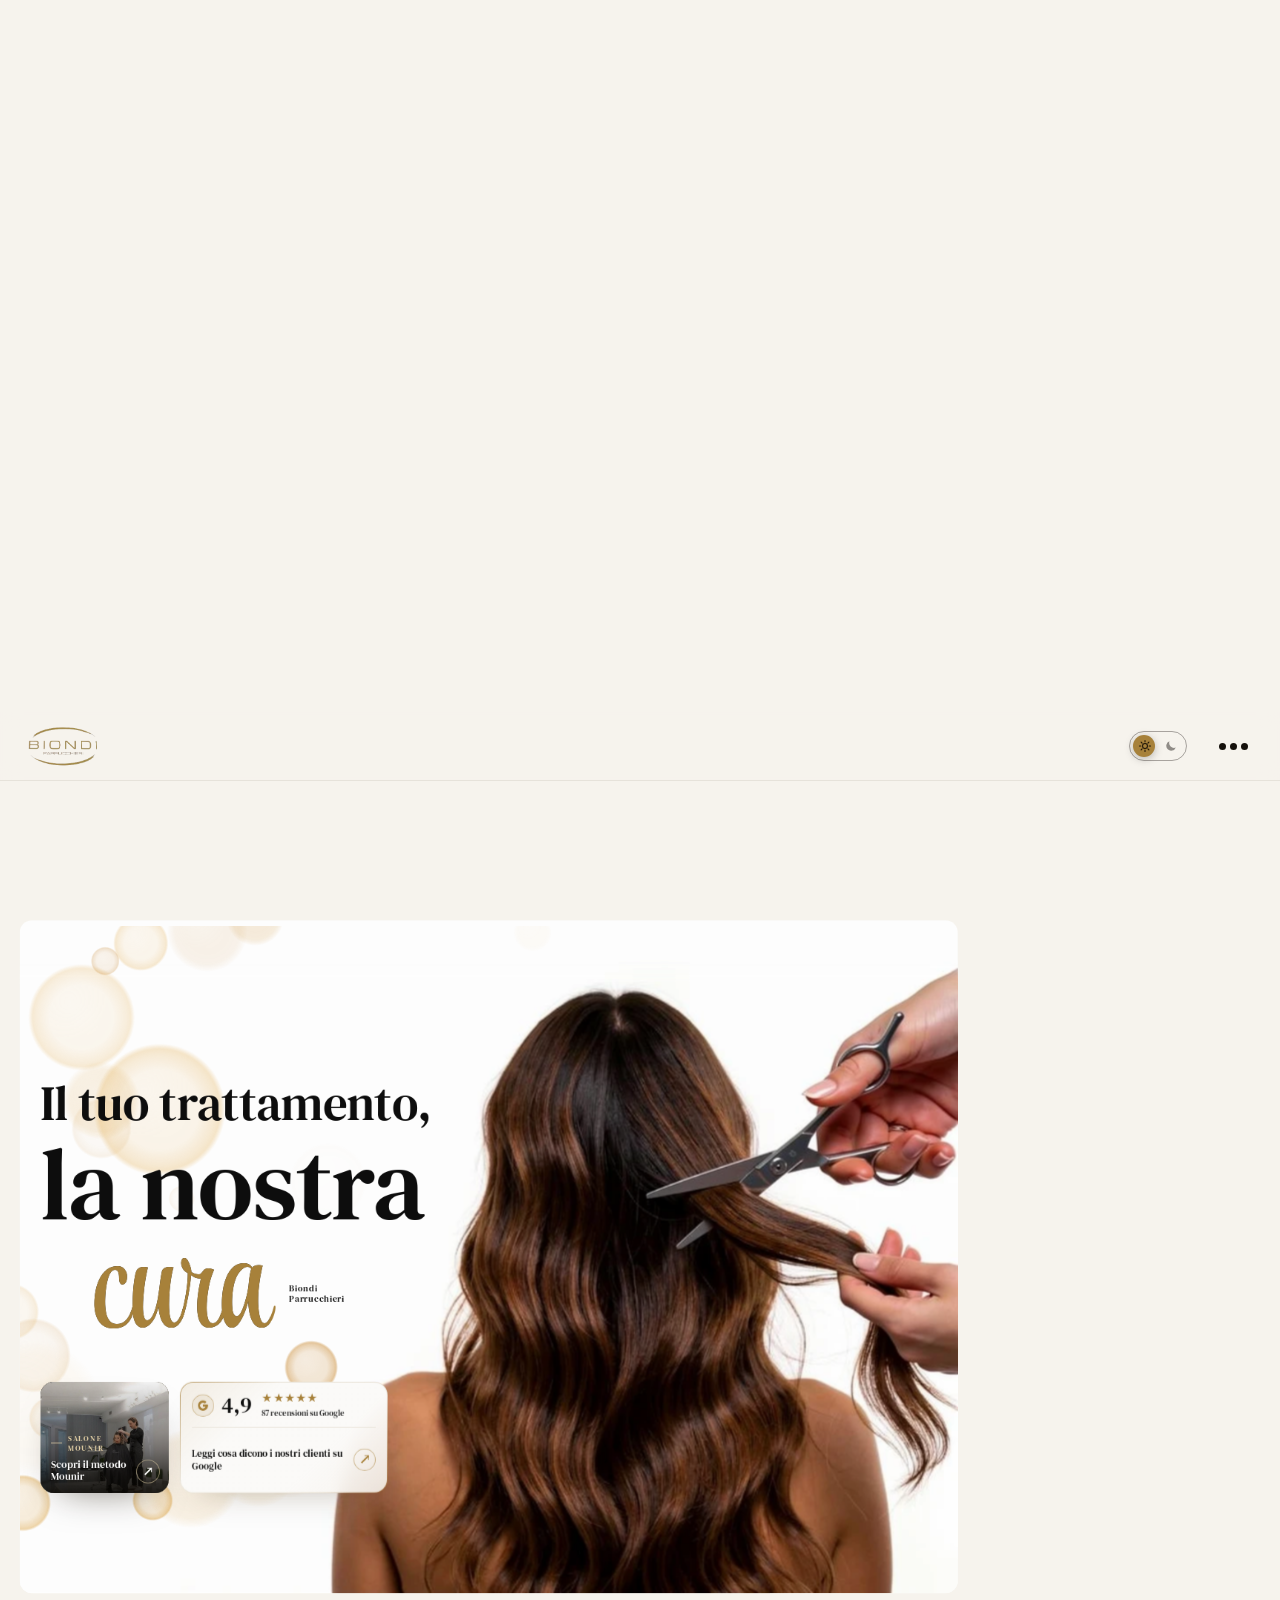
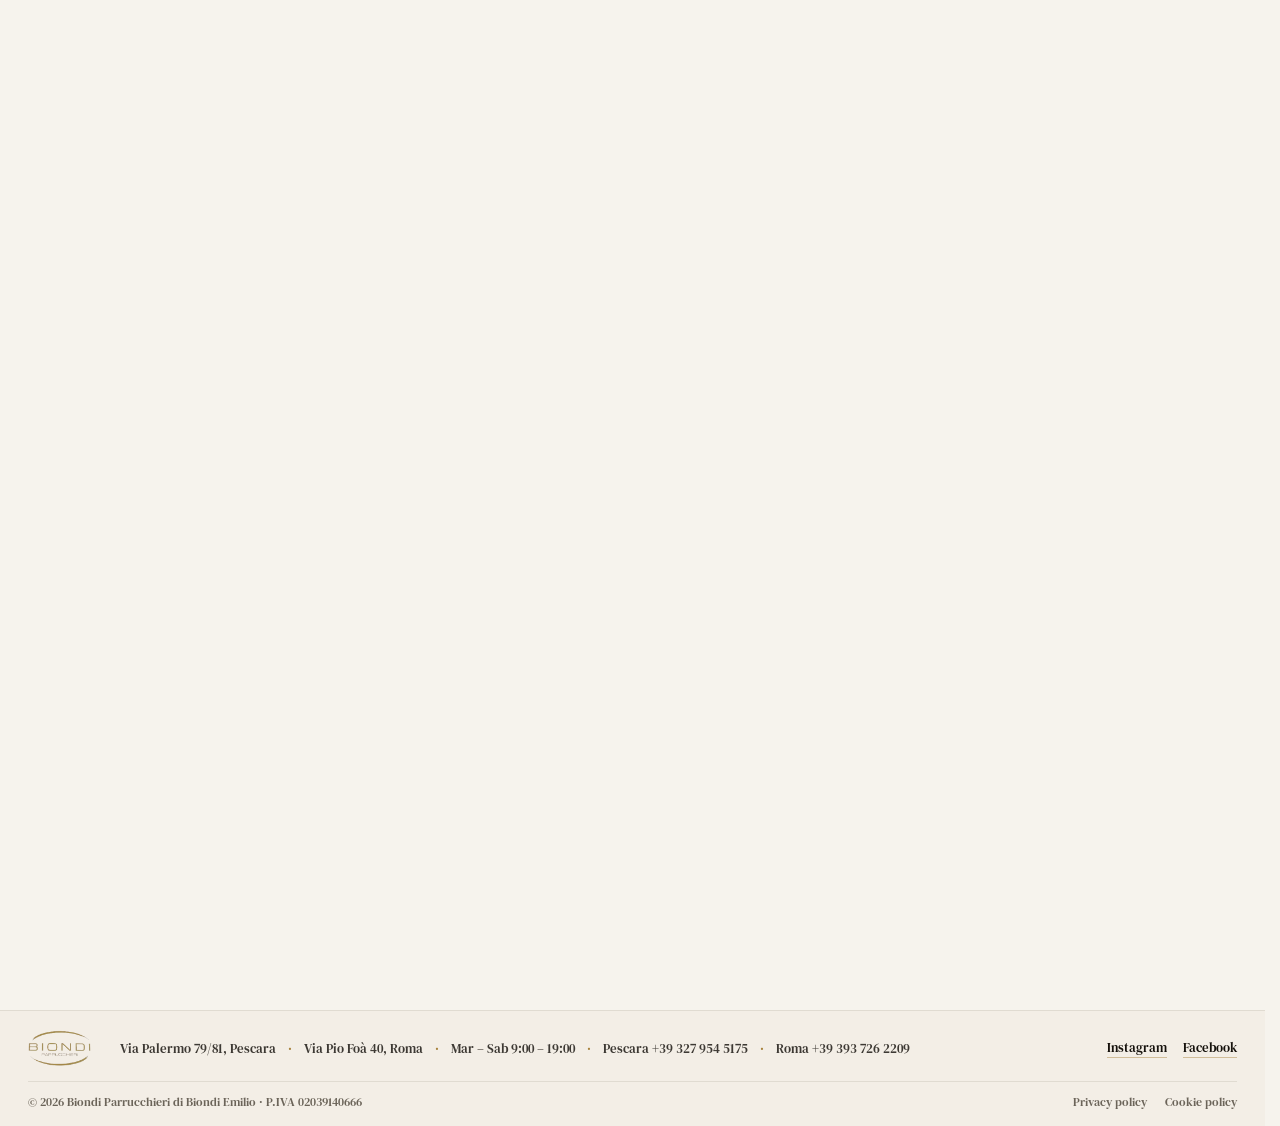
<file: index.html>
<!doctype html>
<html lang="it">
<head>
  <meta charset="utf-8">
  <meta name="viewport" content="width=device-width, initial-scale=1">
  <title>Biondi Parrucchieri Pescara — Il tuo trattamento, la nostra cura</title>
  <meta name="description" content="Biondi Parrucchieri a Pescara (Via Palermo 79/81) e Roma (Via Pio Foà 40): taglio, colore, balayage e trattamenti su misura. Exclusive Salon Mounir. Prenota il tuo appuntamento.">
  <!-- INDIRIZZO PROVVISORIO: https://parrucchiere-biondi.vercel.app (Vercel). Quando il sito avrà il suo indirizzo
       definitivo va sostituito qui, in robots.txt e in sitemap.xml (anteprime social e Google vogliono l'indirizzo completo). -->
  <link rel="canonical" href="https://parrucchiere-biondi.vercel.app/">
  <!-- icone: scheda del browser, schermata Home di iPhone / Android -->
  <link rel="icon" href="favicon.svg" type="image/svg+xml">
  <link rel="icon" href="favicon.ico" sizes="48x48">
  <link rel="apple-touch-icon" href="apple-touch-icon.png">
  <link rel="manifest" href="site.webmanifest">
  <meta name="theme-color" content="#f4efe6" media="(prefers-color-scheme: light)">
  <meta name="theme-color" content="#141210" media="(prefers-color-scheme: dark)">
  <!-- anteprima quando il link si condivide su WhatsApp, Facebook, Instagram, Telegram… -->
  <meta property="og:type" content="website">
  <meta property="og:locale" content="it_IT">
  <meta property="og:site_name" content="Biondi Parrucchieri">
  <meta property="og:title" content="Biondi Parrucchieri Pescara — Il tuo trattamento, la nostra cura">
  <meta property="og:description" content="Taglio, colore, balayage e trattamenti su misura a Pescara (Via Palermo 79/81) e Roma (Via Pio Foà 40). Exclusive Salon Mounir.">
  <meta property="og:url" content="https://parrucchiere-biondi.vercel.app/">
  <meta property="og:image" content="https://parrucchiere-biondi.vercel.app/assets/anteprima-social.jpg">
  <meta property="og:image:width" content="1200">
  <meta property="og:image:height" content="630">
  <meta property="og:image:alt" content="Biondi Parrucchieri, Via Palermo 79/81 Pescara: Il tuo trattamento, la nostra cura">
  <meta name="twitter:card" content="summary_large_image">
  <!-- schede delle due sedi per Google (indirizzo, orari, posizione, contatti). Orari come nella sezione Contatti.
       Il voto delle recensioni non va messo qui: Google non lo accetta se è il salone stesso a dichiararlo. -->
  <script type="application/ld+json">
  {
    "@context": "https://schema.org",
    "@graph": [
      {
        "@type": "HairSalon",
        "@id": "https://parrucchiere-biondi.vercel.app/#salone",
        "name": "Biondi Parrucchieri Pescara",
        "legalName": "Biondi Parrucchieri di Biondi Emilio",
        "vatID": "IT02039140666",
        "description": "Salone di parrucchieri a Pescara: taglio, colore, balayage e trattamenti. Exclusive Salon Mounir.",
        "url": "https://parrucchiere-biondi.vercel.app/",
        "image": "https://parrucchiere-biondi.vercel.app/assets/anteprima-social.jpg",
        "logo": "https://parrucchiere-biondi.vercel.app/assets/logo-biondi.png",
        "telephone": "+39 327 954 5175",
        "address": {
          "@type": "PostalAddress",
          "streetAddress": "Via Palermo 79/81",
          "postalCode": "65122",
          "addressLocality": "Pescara",
          "addressRegion": "PE",
          "addressCountry": "IT"
        },
        "geo": {
          "@type": "GeoCoordinates",
          "latitude": 42.46957,
          "longitude": 14.21115
        },
        "openingHoursSpecification": [
          {
            "@type": "OpeningHoursSpecification",
            "dayOfWeek": [
              "Tuesday",
              "Wednesday",
              "Thursday",
              "Friday",
              "Saturday"
            ],
            "opens": "09:00",
            "closes": "19:00"
          }
        ],
        "hasMap": "https://www.google.com/maps/search/?api=1&query=Biondi+Parrucchieri+Via+Palermo+79+Pescara",
        "sameAs": [
          "https://www.instagram.com/biondiparrucchieri/",
          "https://www.facebook.com/biondiparrucchieripescara/"
        ]
      },
      {
        "@type": "HairSalon",
        "@id": "https://parrucchiere-biondi.vercel.app/#salone-roma",
        "name": "Biondi Parrucchieri Roma",
        "legalName": "Biondi Parrucchieri di Biondi Emilio",
        "vatID": "IT02039140666",
        "description": "Salone di parrucchieri a Roma, Monteverde: taglio, colore, balayage e trattamenti. Exclusive Salon Mounir.",
        "url": "https://parrucchiere-biondi.vercel.app/",
        "image": "https://parrucchiere-biondi.vercel.app/assets/anteprima-social.jpg",
        "logo": "https://parrucchiere-biondi.vercel.app/assets/logo-biondi.png",
        "telephone": "+39 393 726 2209",
        "address": {
          "@type": "PostalAddress",
          "streetAddress": "Via Pio Foà 40",
          "postalCode": "00152",
          "addressLocality": "Roma",
          "addressRegion": "RM",
          "addressCountry": "IT"
        },
        "geo": {
          "@type": "GeoCoordinates",
          "latitude": 41.87938,
          "longitude": 12.44886
        },
        "openingHoursSpecification": [
          {
            "@type": "OpeningHoursSpecification",
            "dayOfWeek": [
              "Tuesday",
              "Wednesday",
              "Thursday",
              "Friday",
              "Saturday"
            ],
            "opens": "09:00",
            "closes": "19:00"
          }
        ],
        "hasMap": "https://www.google.com/maps/search/?api=1&query=Via+Pio+Fo%C3%A0+40+00152+Roma",
        "sameAs": [
          "https://www.instagram.com/biondiparrucchieri/",
          "https://www.facebook.com/biondiparrucchieripescara/"
        ]
      }
    ]
  }
  </script>
  <!-- caratteri ospitati sul sito (vedi style.css): si precaricano i due usati subito -->
  <link rel="preload" href="assets/fonts/dm-serif-text-latin.woff2" as="font" type="font/woff2" crossorigin>
  <link rel="preload" href="assets/fonts/style-script-latin.woff2" as="font" type="font/woff2" crossorigin>

  <!-- tema giorno/notte: si legge la scelta salvata PRIMA di disegnare la pagina (niente lampo del tema sbagliato)
       e si precarica la foto giusta -->
  <script>
    (function () {
      var t = 'giorno';
      try { if (localStorage.getItem('biondi-tema') === 'notte') t = 'notte'; } catch (e) {}
      document.documentElement.setAttribute('data-theme', t);
      var l = document.createElement('link');
      l.rel = 'preload'; l.as = 'image'; l.setAttribute('fetchpriority', 'high');
      l.href = t === 'notte' ? 'assets/hero-capelli-notte.webp' : 'assets/hero-capelli.webp';
      document.head.appendChild(l);
    })();
  </script>
  <link rel="stylesheet" href="style.css?v=20261113k">
</head>
<body>

  <!-- icona di caricamento: filtro "liquido" che fa staccare la goccia dall'anello (usato da tutte le .loader) -->
  <svg class="loader-defs" width="0" height="0" aria-hidden="true" focusable="false">
    <filter id="goo" x="-50%" y="-50%" width="200%" height="200%">
      <feGaussianBlur in="SourceGraphic" stdDeviation="2.6" result="blur"/>
      <feColorMatrix in="blur" mode="matrix" values="1 0 0 0 0  0 1 0 0 0  0 0 1 0 0  0 0 0 22 -9"/>
    </filter>
  </svg>
  <!-- caricamento della pagina: compare solo se il sito ci mette un po' ad aprirsi -->
  <div class="preloader" aria-hidden="true"><span class="loader loader--lg"><span class="loader__goo"><i class="loader__ring"></i><i class="loader__drop"></i></span></span></div>

  <!-- ===================== NAVIGAZIONE ===================== -->
  <header class="nav" id="nav">
    <a href="#top" class="brand" aria-label="Biondi Parrucchieri — torna all'inizio">
      <img src="assets/logo-biondi.png" alt="Biondi Parrucchieri" width="225" height="134">
    </a>

    <!-- header essenziale: solo logo e menu (Salone, Servizi, Prenota e Contatti sono nel menu dei puntini) -->
    <div class="nav-right">
      <!-- interruttore giorno / notte -->
      <button class="theme-toggle" id="themeToggle" role="switch" aria-checked="false" aria-label="Passa alla versione notte">
        <span class="theme-toggle__track" aria-hidden="true">
          <svg class="ico ico-sun" viewBox="0 0 24 24"><circle cx="12" cy="12" r="4.2"/><path d="M12 2.5v2.4M12 19.1v2.4M2.5 12h2.4M19.1 12h2.4M5.3 5.3l1.7 1.7M17 17l1.7 1.7M5.3 18.7 7 17M17 7l1.7-1.7"/></svg>
          <svg class="ico ico-moon" viewBox="0 0 24 24"><path d="M20.2 14.6A8.4 8.4 0 0 1 9.4 3.8a8.4 8.4 0 1 0 10.8 10.8Z"/></svg>
          <span class="theme-toggle__thumb"></span>
        </span>
      </button>
      <button class="dots" id="menuToggle" aria-label="Apri il menu" aria-expanded="false" aria-controls="menu">
        <span></span><span></span><span></span>
      </button>
    </div>
  </header>

  <!-- ===================== MENU A SCHERMO INTERO ===================== -->
  <div class="menu" id="menu" aria-hidden="true" inert>
    <!-- le voci aprono le 4 sezioni della griglia (stessi numeri dei riquadri) -->
    <nav class="menu__links" aria-label="Menu">
      <p class="menu__eyebrow">Scopri Biondi</p>
      <a href="#chi-siamo" data-panel="chi-siamo" data-menu-close><small>01</small><span><b>Chi siamo</b><i>La nostra storia e il nostro modo di lavorare</i></span></a>
      <a href="#servizi-dettaglio" data-panel="servizi-dettaglio" data-menu-close><small>02</small><span><b>Trattamenti e <em>risultati</em></b><i>Taglio, colore, balayage e trattamenti</i></span></a>
      <a href="#mounir" data-panel="mounir" data-menu-close><small>03</small><span><b>Salone <em>Mounir</em></b><i>Exclusive Salon del metodo Mounir</i></span></a>
      <a href="#contatti" data-panel="contatti" data-menu-close><small>04</small><span><b>Contatti e dove trovarci</b><i>Pescara · Roma</i></span></a>
    </nav>
    <aside class="menu__side" id="menu-contatti">
      <button class="menu__book" type="button" data-open="booking" data-menu-close>
        <span><small>Prenotazioni</small><b>Prenota il tuo <em>momento</em></b></span>
        <span class="menu__book-go" aria-hidden="true"><i class="arrow"></i></span>
      </button>
      <div class="menu__info">
        <div>
          <h3>Dove siamo</h3>
          <p><a href="https://www.google.com/maps/search/?api=1&amp;query=Biondi+Parrucchieri+Via+Palermo+79+Pescara" target="_blank" rel="noopener">Via Palermo 79/81, Pescara</a><br><a href="https://www.google.com/maps/search/?api=1&amp;query=Via+Pio+Fo%C3%A0+40+00152+Roma" target="_blank" rel="noopener">Via Pio Foà 40, Roma</a></p>
        </div>
        <div>
          <h3>Orari</h3>
          <p>Mar – Sab 9:00 – 19:00<br>Dom – Lun chiuso</p>
        </div>
        <div>
          <h3>Contatti</h3>
          <p>Pescara <a href="tel:+393279545175">+39 327 954 5175</a><br>Roma <a href="tel:+393937262209">+39 393 726 2209</a></p>
          <p class="menu__social"><a href="https://www.instagram.com/biondiparrucchieri/" target="_blank" rel="noopener">Instagram</a><a href="https://www.facebook.com/biondiparrucchieripescara/" target="_blank" rel="noopener">Facebook</a></p>
        </div>
      </div>
    </aside>
  </div>

  <main id="top">
    <!-- ===================== HERO ===================== -->
    <!-- Il "palco": su desktop resta fermo mentre scorri e la hero si rimpicciolisce nella griglia -->
    <div class="stage" id="stage">
      <div class="stage__sticky">

        <section class="hero" id="salone" aria-labelledby="hero-title">
          <div class="hero__content">
            <h1 class="hero__title" id="hero-title">
              <span class="line l1" data-depth="8"><span class="in">Il tuo trattamento,</span></span>
              <span class="line l2" data-depth="-14"><span class="in">la nostra</span></span>
              <span class="line l3" data-depth="18">
                <span class="in"><em>cura</em></span>
                <span class="in tag">Biondi<br>Parrucchieri</span>
              </span>
            </h1>

            <!-- FOTO + EFFETTO CAPELLI
                 Per usare un'altra foto: cambia src/width/height dell'<img> e il file data-map.
                 (Spotlight con immagine nascosta: aggiungi data-hidden="assets/hero-capelli-balayage.jpg")
                 Per usare un video: sostituisci l'<img> con
                 <video src="assets/video.mp4" muted loop playsinline autoplay width="1280" height="720"></video> -->
            <div class="hero__media reveal" style="--d:.35s" id="hairFx"
                 data-map="assets/hero-capelli-mappa.jpg"
                 data-giorno-src="assets/hero-capelli.webp"
                 data-giorno-map="assets/hero-capelli-mappa.jpg"
                 data-giorno-alt="Ragazza di spalle con lunghi capelli castani ondulati durante un taglio da Biondi Parrucchieri"
                 data-notte-src="assets/hero-capelli-notte.webp"
                 data-notte-map="assets/hero-capelli-notte-mappa.jpg"
                 data-giorno-sagoma="assets/hero-capelli-sagoma.png"
                 data-notte-sagoma="assets/hero-capelli-notte-sagoma.png"
                 data-notte-alt="Ragazza di spalle con lunghi capelli biondi ondulati, su sfondo scuro, durante un taglio da Biondi Parrucchieri">
              <img src="assets/hero-capelli.webp" width="1280" height="720" fetchpriority="high"
                   alt="Ragazza di spalle con lunghi capelli castani ondulati durante un taglio da Biondi Parrucchieri">
              <script>
                /* se è salvata la versione notte, si usa subito la foto notturna (prima che si veda quella di giorno) */
                (function (img) {
                  if (document.documentElement.getAttribute('data-theme') !== 'notte') return;
                  var box = img.parentElement;
                  img.src = box.dataset.notteSrc; img.alt = box.dataset.notteAlt; box.dataset.map = box.dataset.notteMap;
                })(document.currentScript.previousElementSibling);
              </script>
              <canvas aria-hidden="true"></canvas>
              <p class="hero__hint" aria-hidden="true">
                <span class="hint-mouse">Passa il mouse sui capelli</span>
                <span class="hint-touch">Trascina il dito sui capelli</span>
              </p>
            </div>

            <!-- RIFLESSI DI LUCE (regolazioni in riflessi-luce.js): mai sopra la ragazza -->
            <canvas class="hero__bokeh" id="lightBokeh" aria-hidden="true"></canvas>

            <!-- sotto il titolo: card che apre la sezione 03 (Salone Mounir) + valutazione Google -->
            <div class="hero__extras">
              <a href="#mounir" class="blog-card" id="blogCard" data-panel="mounir">
                <span class="blog-card__img">
                  <img src="assets/mounir-palco.jpg" srcset="assets/mounir-palco-640.jpg 640w, assets/mounir-palco.jpg 848w" sizes="220px" width="848" height="1264" alt="" loading="lazy">
                </span>
                <span class="blog-card__glare" aria-hidden="true"></span>
                <span class="blog-card__body">
                  <span class="blog-card__kicker">Salone Mounir</span>
                  <span class="blog-card__title">Scopri il metodo Mounir</span>
                </span>
                <span class="blog-card__go" aria-hidden="true"><i class="arrow"></i></span>
              </a>

              <!-- VALUTAZIONE GOOGLE + una recensione alla volta (dati in recensioni.js) -->
              <section class="greviews reveal" style="--d:.7s" id="greviews" aria-label="Recensioni Google">
                <a class="greviews__head" id="greviewsLink" target="_blank" rel="noopener"
                   href="https://www.google.com/maps/search/?api=1&amp;query=Biondi+Parrucchieri+Via+Palermo+79+Pescara">
                  <span class="greviews__badge">
                  <svg class="greviews__g" viewBox="0 0 48 48" aria-hidden="true">
                  <path fill="currentColor" d="M43.6 20.5H42V20H24v8h11.3C33.7 32.7 29.2 36 24 36c-6.6 0-12-5.4-12-12s5.4-12 12-12c3.1 0 5.8 1.2 7.9 3l5.7-5.7C34 6.1 29.3 4 24 4 13 4 4 13 4 24s9 20 20 20 20-9 20-20c0-1.3-.1-2.4-.4-3.5z"/>
                  <path fill="currentColor" d="m6.3 14.7 6.6 4.8C14.7 15.1 19 12 24 12c3.1 0 5.8 1.2 7.9 3l5.7-5.7C34 6.1 29.3 4 24 4 16.3 4 9.7 8.3 6.3 14.7z"/>
                  <path fill="currentColor" d="M24 44c5.2 0 9.9-2 13.4-5.2l-6.2-5.2C29.2 35.1 26.7 36 24 36c-5.2 0-9.6-3.3-11.3-7.9l-6.5 5C9.5 39.6 16.2 44 24 44z"/>
                  <path fill="currentColor" d="M43.6 20.5H42V20H24v8h11.3c-.8 2.2-2.2 4.2-4.1 5.6l6.2 5.2C37 39.2 44 34 44 24c0-1.3-.1-2.4-.4-3.5z"/>
                  </svg>
                  </span>
                  <span class="greviews__score" id="greviewsScore">4,9</span>
                  <span class="greviews__meta">
                    <span class="stars stars--lg" id="greviewsStars" style="--rating: 4.9" role="img" aria-label="4,9 stelle su 5"></span>
                    <span class="greviews__count"><span id="greviewsCount">87</span> recensioni su Google</span>
                  </span>
                </a>
                <div class="greviews__slider" id="greviewsSlider" aria-live="polite"></div>
                <div class="greviews__nav" id="greviewsNav"></div>
              </section>
            </div>
          </div>
        </section>

        <!-- ===================== GRIGLIA ===================== -->
        <section class="services" id="servizi" aria-labelledby="services-title">
          <div class="services__top">
            <div class="services__head">
              <p class="eyebrow">Scopri Biondi</p>
              <h2 id="services-title">Ogni dettaglio, <em>curato</em> da mani esperte.</h2>
            </div>
            <!-- PRENOTA: rettangolo sopra le 4 sezioni, a destra del titolo -->
            <button class="book-banner" data-open="booking">
              <span class="book-banner__txt">
                <span class="book-banner__kicker">Prenotazioni</span>
                <span class="book-banner__title">Prenota il tuo <em>momento</em></span>
                <span class="book-banner__sub">Scegli servizio, giorno e orario: ti richiamiamo noi per confermare.</span>
              </span>
              <span class="book-banner__go">Prenota <i class="arrow" aria-hidden="true"></i></span>
            </button>
          </div>
          <div class="bento">
            <!-- riquadro in cui "atterra" la hero quando scorri (solo desktop) -->
            <div class="bento__slot" id="heroSlot" aria-hidden="true"></div>
            <button class="tile" data-panel="chi-siamo"><span class="n">01</span><span class="s">Chi siamo</span><span class="d">La nostra storia e il nostro modo di lavorare</span><i class="arrow" aria-hidden="true"></i></button>
            <button class="tile" data-panel="servizi-dettaglio"><span class="n">02</span><span class="s">I nostri trattamenti e risultati</span><span class="d">Taglio, colore, balayage e trattamenti</span><i class="arrow" aria-hidden="true"></i></button>
            <button class="tile tile--gold" data-panel="mounir"><span class="n">03</span><span class="s">Salone Mounir</span><span class="d">Scopri il salone</span><i class="arrow" aria-hidden="true"></i></button>
            <button class="tile" data-panel="contatti"><span class="n">04</span><span class="s">Contatti e dove trovarci</span><span class="d">Pescara, Via Palermo 79/81 · Roma, Via Pio Foà 40</span><i class="arrow" aria-hidden="true"></i></button>
          </div>
        </section>

      </div>
    </div>
  </main>

  <!-- ===================== FOOTER ===================== -->
  <footer class="footer" id="footer">
    <div class="footer__top">
      <a class="footer__logo" href="#top" aria-label="Biondi Parrucchieri: torna all'inizio"><img src="assets/logo-biondi.png" alt="Biondi Parrucchieri" width="225" height="134" loading="lazy"></a>
      <p class="footer__info">
        <a href="https://www.google.com/maps/search/?api=1&amp;query=Biondi+Parrucchieri+Via+Palermo+79+Pescara" target="_blank" rel="noopener">Via Palermo 79/81, Pescara</a>
        <a href="https://www.google.com/maps/search/?api=1&amp;query=Via+Pio+Fo%C3%A0+40+00152+Roma" target="_blank" rel="noopener">Via Pio Foà 40, Roma</a>
        <span>Mar – Sab 9:00 – 19:00</span>
        <a href="tel:+393279545175">Pescara +39 327 954 5175</a>
        <a href="tel:+393937262209">Roma +39 393 726 2209</a>
      </p>
      <p class="footer__links"><a href="https://www.instagram.com/biondiparrucchieri/" target="_blank" rel="noopener">Instagram</a><a href="https://www.facebook.com/biondiparrucchieripescara/" target="_blank" rel="noopener">Facebook</a></p>
    </div>
    <div class="footer__bottom">
      <p>© <span data-anno>2026</span> Biondi Parrucchieri di Biondi Emilio · P.IVA 02039140666</p>
      <nav class="footer__legal" aria-label="Note legali"><a href="privacy.html">Privacy policy</a><a href="cookie.html">Cookie policy</a></nav>
    </div>
  </footer>

  <!-- ===================== SEZIONI DELLA GRIGLIA =====================
       Ogni riquadro della griglia apre la sua sezione a tutto schermo (come la hero).
       Per cambiare testi e immagini modifica qui sotto:
       - titolo (h2, la parola tra <em> diventa oro in corsivo), testo d'apertura (panel__lead)
       - immagine: cambia src e alt dell'<img> dentro <figure class="panel__media"> (le attuali sono PROVVISORIE)
       - blocchi di testo: ogni <article class="panel__block"> è un paragrafo con titolo; puoi aggiungerne o toglierne.
       Le sezioni si possono anche aprire da un link: #chi-siamo, #servizi-dettaglio, #mounir, #contatti -->

  <!-- 01 · CHI SIAMO -->
  <section class="panel" id="chi-siamo" role="dialog" aria-modal="true" aria-labelledby="chi-siamo-title" aria-hidden="true" inert>
    <canvas class="panel__bokeh" aria-hidden="true"></canvas>
    <div class="panel__bar">
      <button class="panel__back" type="button" data-panel-close><i class="arrow" aria-hidden="true"></i><span>Torna alla griglia</span></button>
      <span class="panel__count">01 <i>/ 04</i></span>
      <button class="panel__logo" type="button" data-panel-close aria-label="Biondi Parrucchieri: chiudi la sezione"><img src="assets/logo-biondi.png" alt="" width="225" height="134"></button>
    </div>
    <header class="panel__hero">
      <div class="panel__intro">
        <p class="eyebrow">Chi siamo</p>
        <h2 class="panel__title panel__title--long" id="chi-siamo-title">L'arte del capello, tra <em>Passione</em> ed <em>Esperienza</em>.</h2>
        <p class="panel__lead">Nel nostro salone la bellezza non è mai il frutto del caso, ma della dedizione, della ricerca continua e dell'esperienza maturata in anni di attività. Da Biondi Parrucchieri crediamo che ogni capello abbia una storia da raccontare e un potenziale unico da esprimere.</p>
        <div class="panel__actions"><button class="btn" type="button" data-open="booking">Prenota un appuntamento <span class="btn__ico" aria-hidden="true"><i class="arrow"></i></span></button></div>
      </div>
      <!-- foto 1: a destra del testo d'apertura (cornice d'oro sfalsata, come gli accenti dorati del sito) -->
      <figure class="panel__media panel__media--landscape">
        <img src="assets/chi-siamo-salone.jpg" srcset="assets/chi-siamo-salone-640.jpg 640w, assets/chi-siamo-salone.jpg 1264w" sizes="(max-width: 999px) 100vw, 45vw" width="1264" height="848" alt="Le postazioni del salone Biondi Parrucchieri con poltrone rosa, specchi dorati e luce viola" loading="lazy">
      </figure>
    </header>
    <div class="panel__body panel__body--split">
      <!-- foto 2: a sinistra del resto del testo, ad arco come le nicchie del salone -->
      <figure class="panel__media panel__media--arch">
        <img src="assets/chi-siamo-postazioni.jpg" srcset="assets/chi-siamo-postazioni-640.jpg 640w, assets/chi-siamo-postazioni.jpg 1024w" sizes="(max-width: 999px) 100vw, 45vw" width="1024" height="1024" alt="La sala del salone con le poltrone bianche, il tavolo nero e il paravento dorato" loading="lazy">
      </figure>
      <div class="panel__text">
      <article class="panel__block"><p>La nostra professionalità si traduce in un ascolto attento delle tue esigenze e in una consulenza d'immagine su misura, pensata per valorizzare i tratti del tuo viso e la tua personalità. Uniamo le tecniche più avanzate del settore all'uso di prodotti di alta qualità, garantendo trattamenti che tutelano la salute della fibra capillare.</p></article>
      <article class="panel__block"><p>Il nostro unico obiettivo? Offrirti risultati eccellenti e duraturi, regalandoti un'esperienza di relax e un look impeccabile che ti farà sentire a tuo agio ogni giorno.</p></article>
        <p class="panel__quote">Affidati alle mani di chi fa dell'<em>eccellenza</em> il proprio standard quotidiano.</p>
      </div>
    </div>
  </section>

  <!-- 02 · I NOSTRI TRATTAMENTI E RISULTATI -->
  <section class="panel" id="servizi-dettaglio" role="dialog" aria-modal="true" aria-labelledby="servizi-dettaglio-title" aria-hidden="true" inert>
    <canvas class="panel__bokeh" aria-hidden="true"></canvas>
    <div class="panel__bar">
      <button class="panel__back" type="button" data-panel-close><i class="arrow" aria-hidden="true"></i><span>Torna alla griglia</span></button>
      <span class="panel__count">02 <i>/ 04</i></span>
      <button class="panel__logo" type="button" data-panel-close aria-label="Biondi Parrucchieri: chiudi la sezione"><img src="assets/logo-biondi.png" alt="" width="225" height="134"></button>
    </div>
    <!-- una sola schermata: a sinistra "i risultati" (video impilati in diagonale che scorrono da soli, risultati.js),
         a destra i trattamenti nelle icone circolari (ogni riga apre la prenotazione con quel servizio già scelto) -->
    <div class="risultati">
      <div class="deck" id="deck" role="region" aria-roledescription="carosello" aria-label="I risultati: video dal salone">
        <div class="deck__stack">
          <div class="deck__card"><video muted playsinline loop preload="none" poster="assets/risultato-1.jpg?v=2" src="assets/risultato-1.mp4?v=2" aria-label="Risultato 1"></video></div>
          <div class="deck__card"><video muted playsinline loop preload="none" poster="assets/risultato-2.jpg?v=2" src="assets/risultato-2.mp4?v=2" aria-label="Risultato 2"></video></div>
          <div class="deck__card"><video muted playsinline loop preload="none" poster="assets/risultato-3.jpg?v=2" src="assets/risultato-3.mp4?v=2" aria-label="Risultato 3"></video></div>
          <div class="deck__card"><video muted playsinline loop preload="none" poster="assets/risultato-4.jpg?v=2" src="assets/risultato-4.mp4?v=2" aria-label="Risultato 4"></video></div>
          <div class="deck__card"><video muted playsinline loop preload="none" poster="assets/risultato-5.jpg?v=2" src="assets/risultato-5.mp4?v=2" aria-label="Risultato 5"></video></div>
          <div class="deck__card"><video muted playsinline loop preload="none" poster="assets/risultato-6.jpg?v=2" src="assets/risultato-6.mp4?v=2" aria-label="Risultato 6"></video></div>
        </div>
        <div class="deck__ui">
          <p class="eyebrow">I risultati</p>
          <p class="deck__count" aria-live="polite"><b>01</b> <i>/ 06</i></p>
          <div class="deck__btns">
            <button class="deck__btn" type="button" data-deck="prev" aria-label="Video precedente"><i class="arrow" aria-hidden="true"></i></button>
            <button class="deck__btn" type="button" data-deck="next" aria-label="Video successivo"><i class="arrow" aria-hidden="true"></i></button>
          </div>
        </div>
      </div>

      <div class="treat">
        <p class="eyebrow">Trattamenti e risultati</p>
        <h2 class="treat__title" id="servizi-dettaglio-title">I nostri <em>trattamenti</em></h2>
        <ul class="treat__list">
          <li><button type="button" data-open="booking" data-service="Consulenza d'immagine">
            <span class="treat__ico" aria-hidden="true"><svg viewBox="0 0 48 48"><ellipse cx="24" cy="21" rx="10" ry="12.5"/><path d="M15 15.5c3-5.5 15-6.5 18 0M18 40c1.5-3 3.5-4.5 6-4.5s4.5 1.5 6 4.5M35.5 9.5l1.2 2.6 2.6 1.2-2.6 1.2-1.2 2.6-1.2-2.6-2.6-1.2 2.6-1.2z"/></svg></span>
            <span class="treat__txt"><strong>Consulenza d'immagine</strong><small>Il look studiato sui tratti del tuo viso</small></span><i class="arrow" aria-hidden="true"></i></button></li>
          <li><button type="button" data-open="booking" data-service="Taglio &amp; piega">
            <span class="treat__ico" aria-hidden="true"><svg viewBox="0 0 48 48"><circle cx="14" cy="35" r="5"/><circle cx="34" cy="35" r="5"/><path d="M17.5 31.5L33 9M30.5 31.5L15 9"/></svg></span>
            <span class="treat__txt"><strong>Taglio &amp; piega</strong><small>Donna, uomo e bambino</small></span><i class="arrow" aria-hidden="true"></i></button></li>
          <li><button type="button" data-open="booking" data-service="Colore">
            <span class="treat__ico" aria-hidden="true"><svg viewBox="0 0 48 48"><path d="M9 24h30c0 8.5-6.7 14-15 14S9 32.5 9 24z"/><path d="M24 24L33.5 8.5M30.5 7l6 3.6"/><path d="M14 29.5c3 2.5 6.5 3.5 10 3.5"/></svg></span>
            <span class="treat__txt"><strong>Colore</strong><small>Tinte, riflessi e copertura dei bianchi</small></span><i class="arrow" aria-hidden="true"></i></button></li>
          <li><button type="button" data-open="booking" data-service="Balayage &amp; schiariture">
            <span class="treat__ico" aria-hidden="true"><svg viewBox="0 0 48 48"><path d="M16 8c-3 9 3 15 0 24-1 3-2.5 5.5-4 8M24 8c-3 9 3 15 0 24-1 3-2.5 5.5-4 8M32 8c-3 9 3 15 0 24-1 3-2.5 5.5-4 8"/><path d="M38 9l.9 2.1 2.1.9-2.1.9-.9 2.1-.9-2.1-2.1-.9 2.1-.9z"/></svg></span>
            <span class="treat__txt"><strong>Balayage &amp; schiariture</strong><small>Il metodo Mounir: luce naturale, sfumature morbide</small></span><i class="arrow" aria-hidden="true"></i></button></li>
          <li><button type="button" data-open="booking" data-service="Trattamenti">
            <span class="treat__ico" aria-hidden="true"><svg viewBox="0 0 48 48"><path d="M24 7c6 8.5 11 14.5 11 21a11 11 0 0 1-22 0c0-6.5 5-12.5 11-21z"/><path d="M19 29.5a5.5 5.5 0 0 0 5 5.5"/></svg></span>
            <span class="treat__txt"><strong>Trattamenti</strong><small>Ricostruzione, idratazione e benessere della cute</small></span><i class="arrow" aria-hidden="true"></i></button></li>
        </ul>
      </div>
    </div>
  </section>

  <!-- 03 · SALONE MOUNIR -->
  <section class="panel" id="mounir" role="dialog" aria-modal="true" aria-labelledby="mounir-title" aria-hidden="true" inert>
    <canvas class="panel__bokeh" aria-hidden="true"></canvas>
    <div class="panel__bar">
      <button class="panel__back" type="button" data-panel-close><i class="arrow" aria-hidden="true"></i><span>Torna alla griglia</span></button>
      <span class="panel__count">03 <i>/ 04</i></span>
      <button class="panel__logo" type="button" data-panel-close aria-label="Biondi Parrucchieri: chiudi la sezione"><img src="assets/logo-biondi.png" alt="" width="225" height="134"></button>
    </div>
    <!-- una sola schermata: foto 1 a sinistra, testo al centro (sopra il bordo della foto 2), foto 2 fino al bordo destro.
         Se il testo non ci sta, scorre solo dentro il suo riquadro (.mounir__scroll); fuori dal riquadro si scorre la sezione. -->
    <div class="mounir">
      <figure class="panel__media mounir__img1">
        <img src="assets/mounir-emilio.jpg" srcset="assets/mounir-emilio-640.jpg 640w, assets/mounir-emilio.jpg 1288w" sizes="(max-width: 999px) 46vw, 30vw" width="1288" height="1684" alt="Emilio Biondi, formatore della Mounir Academy italiana" loading="lazy">
      </figure>
      <figure class="panel__media mounir__img2">
        <img src="assets/mounir-palco.jpg" srcset="assets/mounir-palco-640.jpg 640w, assets/mounir-palco.jpg 848w" sizes="(max-width: 999px) 76vw, 38vw" width="848" height="1264" alt="Emilio Biondi sul palco durante una dimostrazione del metodo Mounir" loading="lazy">
      </figure>
      <div class="mounir__card">
        <h2 class="mounir__title" id="mounir-title">Biondi Parrucchieri è <em>Exclusive Salon Mounir</em></h2>
        <p class="mounir__sub">Il metodo di uno dei colorist più seguiti al mondo</p>
        <div class="mounir__scroll" tabindex="0" aria-label="Testo: Biondi Parrucchieri e il metodo Mounir">
          <p>Biondi Parrucchieri è uno dei saloni selezionati come Exclusive Salon Mounir. Per te questo significa trovare qui, senza dover andare lontano, gli stessi prodotti e le stesse tecniche che hanno reso celebre il suo lavoro.</p>
          <p>Emilio Biondi, il metodo Mounir non lo applica soltanto, lo insegna. Come formatore della Mounir Academy italiana, forma altri parrucchieri sulle tecniche e sui prodotti del brand.</p>
          <p>Per chi si siede nel nostro salone, questo significa affidarsi a chi conosce il metodo dall’interno e lo segue nella sua evoluzione: nuove tecniche, nuove formule, nuovi prodotti. E ogni giorno in salone lo trasmette anche al nostro team.</p>
        </div>
      </div>
    </div>
  </section>

  <!-- 04 · CONTATTI E DOVE TROVARCI -->
  <section class="panel" id="contatti" role="dialog" aria-modal="true" aria-labelledby="contatti-title" aria-hidden="true" inert>
    <canvas class="panel__bokeh" aria-hidden="true"></canvas>
    <div class="panel__bar">
      <button class="panel__back" type="button" data-panel-close><i class="arrow" aria-hidden="true"></i><span>Torna alla griglia</span></button>
      <span class="panel__count">04 <i>/ 04</i></span>
      <button class="panel__logo" type="button" data-panel-close aria-label="Biondi Parrucchieri: chiudi la sezione"><img src="assets/logo-biondi.png" alt="" width="225" height="134"></button>
    </div>
    <!-- una sola schermata, uguale per tutte e due le sedi: in alto l'interruttore Pescara / Roma,
         a sinistra le informazioni della sede scelta, a destra la mappa 3D (mappa.js) che vola da una sede all'altra -->
    <div class="sedi">
      <div class="sedi__info">
        <div class="sedi__switch" role="tablist" aria-label="Scegli il salone">
          <span class="sedi__pill" aria-hidden="true"></span>
          <button type="button" role="tab" id="tab-pescara" aria-controls="sede-pescara" aria-selected="true" data-sede="pescara">Pescara</button>
          <button type="button" role="tab" id="tab-roma" aria-controls="sede-roma" aria-selected="false" tabindex="-1" data-sede="roma">Roma</button>
        </div>

        <div class="sedi__cards">
        <!-- PESCARA. Orari e telefono dalle schede pubbliche del salone: da ricontrollare con il salone -->
        <article class="sede" id="sede-pescara" role="tabpanel" aria-labelledby="tab-pescara">
          <p class="eyebrow">Contatti e dove trovarci</p>
          <h2 class="sede__title" id="contatti-title">Biondi <em>Pescara</em></h2>
          <dl class="sede__list">
            <div class="sede__row">
              <dt>Indirizzo</dt>
              <dd>Via Palermo 79/81<br>65122 Pescara (PE)
                <a class="sede__link" target="_blank" rel="noopener" href="https://www.google.com/maps/dir/?api=1&amp;destination=Biondi+Parrucchieri+Via+Palermo+79+Pescara">Indicazioni stradali <i class="arrow" aria-hidden="true"></i></a></dd>
            </div>
            <div class="sede__row">
              <dt>Orari</dt>
              <!-- data-orari: i 7 giorni a partire dalla domenica, "chiuso" oppure "apertura-chiusura" -->
              <dd><span class="sede__now" data-orari-stato></span><ul class="sede__hours" data-orari='["chiuso","chiuso","09:00-19:00","09:00-19:00","09:00-19:00","09:00-19:00","09:00-19:00"]'>
                <li data-g="2"><span>Martedì – Sabato</span><span>9:00 – 19:00</span></li>
                <li data-g="0"><span>Domenica e lunedì</span><span>Chiuso</span></li>
              </ul></dd>
            </div>
            <div class="sede__row">
              <dt>Contatti</dt>
              <dd><a class="sede__phone" href="tel:+393279545175">+39 327 954 5175</a>
                <span class="sede__social">
                  <a href="https://www.instagram.com/biondiparrucchieri/" target="_blank" rel="noopener">Instagram</a>
                  <a href="https://www.facebook.com/biondiparrucchieripescara/" target="_blank" rel="noopener">Facebook</a>
                </span></dd>
            </div>
          </dl>
          <div class="sede__actions"><button class="btn" type="button" data-open="booking" data-sede="Pescara">Prenota a Pescara <span class="btn__ico" aria-hidden="true"><i class="arrow"></i></span></button></div>
        </article>

        <!-- ROMA, Monteverde. Orari uguali a Pescara; numero di telefono suo, social in comune con Pescara -->
        <article class="sede is-off" id="sede-roma" role="tabpanel" aria-labelledby="tab-roma">
          <p class="eyebrow">Contatti e dove trovarci</p>
          <h2 class="sede__title">Biondi <em>Roma</em></h2>
          <dl class="sede__list">
            <div class="sede__row">
              <dt>Indirizzo</dt>
              <dd>Via Pio Foà 40<br>00152 Roma (RM) · Monteverde
                <a class="sede__link" target="_blank" rel="noopener" href="https://www.google.com/maps/dir/?api=1&amp;destination=Via+Pio+Fo%C3%A0+40+00152+Roma">Indicazioni stradali <i class="arrow" aria-hidden="true"></i></a></dd>
            </div>
            <div class="sede__row">
              <dt>Orari</dt>
              <dd><span class="sede__now" data-orari-stato></span><ul class="sede__hours" data-orari='["chiuso","chiuso","09:00-19:00","09:00-19:00","09:00-19:00","09:00-19:00","09:00-19:00"]'>
                <li data-g="2"><span>Martedì – Sabato</span><span>9:00 – 19:00</span></li>
                <li data-g="0"><span>Domenica e lunedì</span><span>Chiuso</span></li>
              </ul></dd>
            </div>
            <div class="sede__row">
              <dt>Contatti</dt>
              <dd><a class="sede__phone" href="tel:+393937262209">+39 393 726 2209</a>
                <span class="sede__social">
                  <a href="https://www.instagram.com/biondiparrucchieri/" target="_blank" rel="noopener">Instagram</a>
                  <a href="https://www.facebook.com/biondiparrucchieripescara/" target="_blank" rel="noopener">Facebook</a>
                </span></dd>
            </div>
          </dl>
          <div class="sede__actions"><button class="btn" type="button" data-open="booking" data-sede="Roma">Prenota a Roma <span class="btn__ico" aria-hidden="true"><i class="arrow"></i></span></button></div>
        </article>
        </div>
      </div>

      <div class="sedi__map" aria-label="Mappa 3D della sede selezionata">
        <div class="sedi__canvas" id="mappa3d"></div>
        <!-- sotto la mappa, piccoli: suggerimento, zoom e crediti (obbligatori per i dati di OpenStreetMap) -->
        <div class="sedi__ui">
          <span class="sedi__hint"><svg viewBox="0 0 16 16" aria-hidden="true"><path d="M2.5 8a5.5 5.5 0 0 1 10-3.2M13.5 8a5.5 5.5 0 0 1-10 3.2M12.5 2v3h-3M3.5 14v-3h3"/></svg><span>Trascina per girare intorno al salone</span></span>
          <div class="sedi__zoom">
            <button type="button" data-zoom="1" aria-label="Avvicina la mappa">+</button>
            <button type="button" data-zoom="-1" aria-label="Allontana la mappa">−</button>
          </div>
          <a class="sedi__credit" href="https://www.openstreetmap.org/copyright" target="_blank" rel="noopener">© OpenStreetMap · OpenFreeMap</a>
        </div>
        <!-- se la mappa 3D non si può mostrare, resta la mappa di Google -->
        <a class="sedi__fallback" target="_blank" rel="noopener" href="https://www.google.com/maps/search/?api=1&amp;query=Biondi+Parrucchieri+Via+Palermo+79+Pescara">Apri la mappa</a>
      </div>
    </div>
  </section>

  <!-- ===================== DIALOG: PRENOTAZIONE ===================== -->
  <dialog class="modal modal--booking" id="booking" aria-labelledby="booking-title">
    <button class="modal__close" data-close aria-label="Chiudi">&times;</button>
    <!-- a sinistra: il salone (foto, orari, telefono); su telefono sparisce -->
    <aside class="bk__side">
      <img class="bk__photo" src="assets/chi-siamo-salone.jpg" srcset="assets/chi-siamo-salone-640.jpg 640w, assets/chi-siamo-salone.jpg 1264w" sizes="(max-width: 999px) 100vw, 380px" alt="" loading="lazy">
      <div class="bk__side-in">
        <img class="bk__logo" src="assets/logo-biondi.png" alt="Biondi Parrucchieri" width="225" height="134">
        <p class="bk__claim">Il tuo trattamento, la nostra <em>cura</em></p>
        <ul class="bk__facts">
          <li><span>Dove</span>Via Palermo 79/81, Pescara<br>Via Pio Foà 40, Roma</li>
          <li><span>Quando</span>Martedì – Sabato, 9:00 – 19:00</li>
          <li><span>Preferisci chiamare?</span><a href="tel:+393279545175">Pescara +39 327 954 5175</a><a href="tel:+393937262209">Roma +39 393 726 2209</a></li>
        </ul>
      </div>
    </aside>

    <div class="bk__main">
      <div class="booking__form-wrap">
        <p class="eyebrow">Prenotazione</p>
        <h2 id="booking-title">Prenota il tuo <em>momento</em></h2>
        <p class="bk__lead">Scegli salone, servizio, giorno e fascia oraria: ti richiamiamo noi per confermare l'orario esatto.</p>
        <form class="booking" id="bookingForm" method="post" action="#prenota" novalidate>
          <fieldset class="bk__group" data-group="sede">
            <legend><b>1</b> Salone</legend>
            <div class="chips chips--sede">
              <label class="chip chip--sede"><input type="radio" name="sede" value="Pescara" required><span>Pescara<small>Via Palermo 79/81</small></span></label>
              <label class="chip chip--sede"><input type="radio" name="sede" value="Roma"><span>Roma<small>Via Pio Foà 40</small></span></label>
            </div>
          </fieldset>

          <fieldset class="bk__group" data-group="servizio">
            <legend><b>2</b> Servizio</legend>
            <div class="chips">
              <label class="chip"><input type="radio" name="servizio" value="Consulenza d'immagine" required><span>Consulenza d'immagine</span></label>
              <label class="chip"><input type="radio" name="servizio" value="Taglio &amp; piega"><span>Taglio &amp; piega</span></label>
              <label class="chip"><input type="radio" name="servizio" value="Colore"><span>Colore</span></label>
              <label class="chip"><input type="radio" name="servizio" value="Balayage &amp; schiariture"><span>Balayage &amp; schiariture</span></label>
              <label class="chip"><input type="radio" name="servizio" value="Trattamenti"><span>Trattamenti</span></label>
            </div>
          </fieldset>

          <fieldset class="bk__group" data-group="data">
            <legend><b>3</b> Giorno</legend>
            <!-- i prossimi giorni di apertura li scrive script.js -->
            <div class="chips chips--days" id="bookingDays"></div>
            <label class="bk__other">Oppure un'altra data <input name="altraData" type="date"></label>
          </fieldset>

          <fieldset class="bk__group" data-group="orario">
            <legend><b>4</b> Fascia oraria</legend>
            <div class="chips">
              <label class="chip chip--slot"><input type="radio" name="orario" value="Mattina (9 – 12)" required><span>Mattina<small>9 – 12</small></span></label>
              <label class="chip chip--slot"><input type="radio" name="orario" value="Pomeriggio (14 – 17)"><span>Pomeriggio<small>14 – 17</small></span></label>
              <label class="chip chip--slot"><input type="radio" name="orario" value="Tardo pomeriggio (17 – 19)"><span>Tardo pomeriggio<small>17 – 19</small></span></label>
            </div>
          </fieldset>

          <fieldset class="bk__group">
            <legend><b>5</b> I tuoi dati</legend>
            <div class="bk__fields">
              <label class="field"><input name="nome" type="text" autocomplete="name" maxlength="80" required placeholder=" "><span>Nome e cognome</span></label>
              <label class="field"><input name="telefono" type="tel" autocomplete="tel" maxlength="20" required pattern="[0-9 +]{8,}" placeholder=" "><span>Telefono</span></label>
              <label class="field field--wide"><textarea name="note" rows="1" maxlength="500" placeholder=" "></textarea><span>Note (facoltativo)</span></label>
            </div>
          </fieldset>

          <p class="booking__error" id="bookingError" role="alert"></p>
          <button type="submit" class="btn bk__submit"><span class="bk__submit-txt">Invia richiesta</span> <span class="btn__ico" aria-hidden="true"><i class="arrow"></i></span></button>
          <p class="bk__privacy">I tuoi dati servono solo per ricontattarti e gestire l'appuntamento. <a href="privacy.html" target="_blank" rel="noopener">Informativa privacy</a></p>
        </form>
      </div>

      <!-- conferma: un cerchio d'oro che si disegna con la spunta, e il riepilogo della richiesta -->
      <div class="booking__done" hidden>
        <svg class="bk__check" viewBox="0 0 64 64" aria-hidden="true"><circle cx="32" cy="32" r="29"/><path d="M20 33.5l8 8 16-17"/></svg>
        <p class="eyebrow">Grazie!</p>
        <h2>Richiesta <em>inviata</em></h2>
        <dl class="bk__summary" id="bookingSummary"></dl>
        <p class="bk__note">Ti richiameremo al numero che ci hai lasciato per confermare l'appuntamento.</p>
        <button class="btn" type="button" data-close>Chiudi</button>
      </div>
    </div>
  </dialog>

  <script src="recensioni.js?v=20261113k"></script>
  <script src="script.js?v=20261113k"></script>
  <script src="hair-effect.js?v=20261113k"></script>
  <script src="riflessi-luce.js?v=20261113k"></script>
  <script src="risultati.js?v=20261113k"></script>
  <script src="mappa.js?v=20261113k"></script>
</body>
</html>
</file>
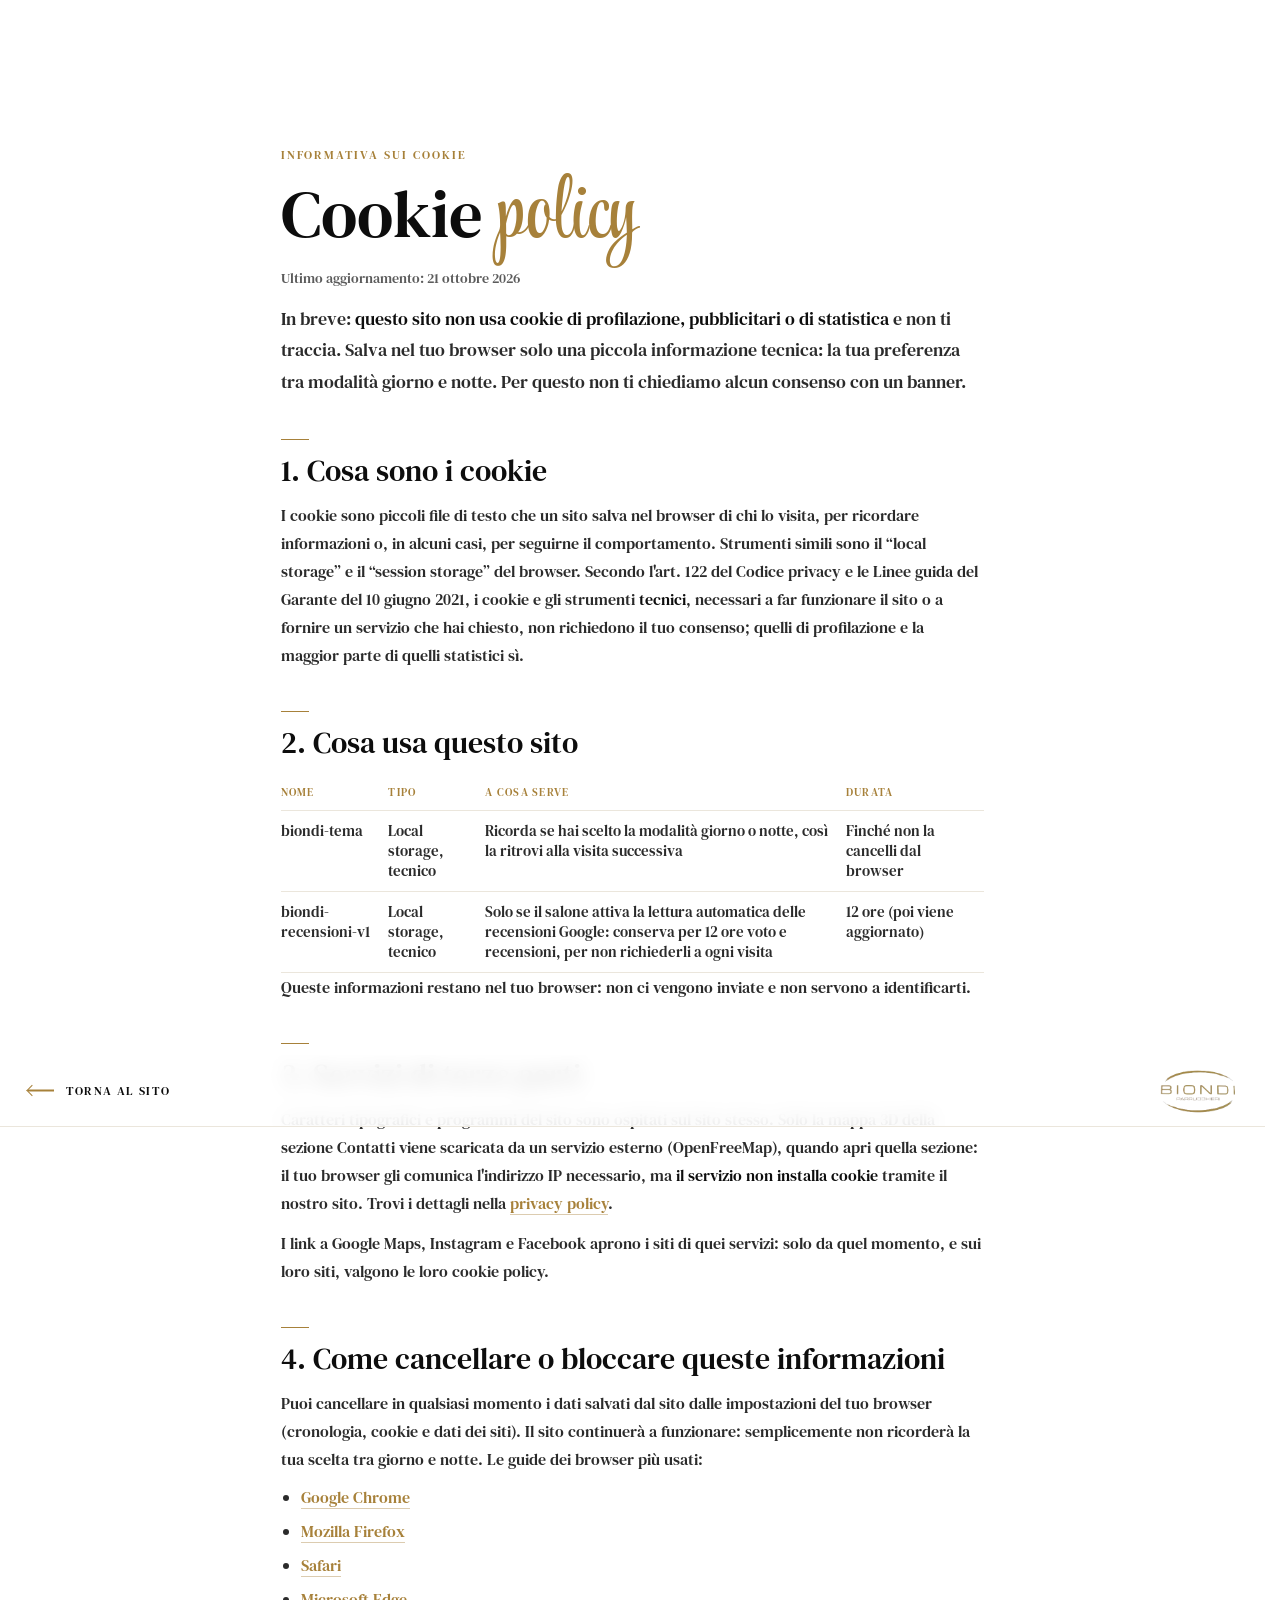
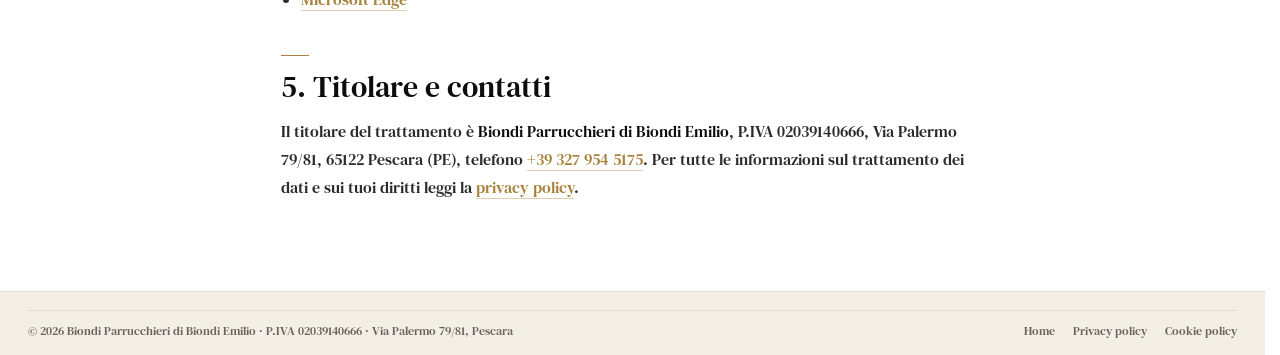
<file: cookie.html>
<!doctype html>
<html lang="it">
<head>
  <meta charset="utf-8">
  <meta name="viewport" content="width=device-width, initial-scale=1">
  <title>Cookie policy — Biondi Parrucchieri</title>
  <meta name="description" content="Informativa sui cookie e sulle altre tecnologie usate dal sito di Biondi Parrucchieri, Pescara.">
  <meta name="robots" content="noindex, follow">
  <link rel="icon" href="favicon.svg" type="image/svg+xml">
  <link rel="icon" href="favicon.ico" sizes="48x48">
  <link rel="apple-touch-icon" href="apple-touch-icon.png">
  <!-- caratteri ospitati sul sito (vedi style.css): si precaricano i due usati subito -->
  <link rel="preload" href="assets/fonts/dm-serif-text-latin.woff2" as="font" type="font/woff2" crossorigin>
  <link rel="preload" href="assets/fonts/style-script-latin.woff2" as="font" type="font/woff2" crossorigin>

  <script>
    (function () {
      var t = 'giorno';
      try { if (localStorage.getItem('biondi-tema') === 'notte') t = 'notte'; } catch (e) {}
      document.documentElement.setAttribute('data-theme', t);
    })();
  </script>
  <link rel="stylesheet" href="style.css?v=20261113k">
</head>
<body class="legal-page">
  <!-- Bozza da far verificare a un consulente privacy prima della pubblicazione.
       Se in futuro si aggiungono statistiche (es. Google Analytics), pixel o video incorporati,
       questa pagina va aggiornata e serve un banner per il consenso. -->
  <header class="legal-bar">
    <a class="legal-back" href="index.html"><i class="arrow" aria-hidden="true"></i><span>Torna al sito</span></a>
    <a href="index.html" aria-label="Biondi Parrucchieri: home"><img src="assets/logo-biondi.png" alt="Biondi Parrucchieri" width="225" height="134"></a>
  </header>

  <main class="legal">
    <p class="eyebrow">Informativa sui cookie</p>
    <h1>Cookie <em>policy</em></h1>
    <p class="legal__date">Ultimo aggiornamento: 21 ottobre 2026</p>
    <p class="legal__intro">In breve: <strong>questo sito non usa cookie di profilazione, pubblicitari o di statistica</strong> e non ti traccia. Salva nel tuo browser solo una piccola informazione tecnica: la tua preferenza tra modalità giorno e notte. Per questo non ti chiediamo alcun consenso con un banner.</p>

    <h2 id="cosa">1. Cosa sono i cookie</h2>
    <p>I cookie sono piccoli file di testo che un sito salva nel browser di chi lo visita, per ricordare informazioni o, in alcuni casi, per seguirne il comportamento. Strumenti simili sono il “local storage” e il “session storage” del browser. Secondo l'art. 122 del Codice privacy e le Linee guida del Garante del 10 giugno 2021, i cookie e gli strumenti <strong>tecnici</strong>, necessari a far funzionare il sito o a fornire un servizio che hai chiesto, non richiedono il tuo consenso; quelli di profilazione e la maggior parte di quelli statistici sì.</p>

    <h2 id="nostri">2. Cosa usa questo sito</h2>
    <table class="legal__table">
      <thead><tr><th>Nome</th><th>Tipo</th><th>A cosa serve</th><th>Durata</th></tr></thead>
      <tbody>
        <tr><td>biondi-tema</td><td>Local storage, tecnico</td><td>Ricorda se hai scelto la modalità giorno o notte, così la ritrovi alla visita successiva</td><td>Finché non la cancelli dal browser</td></tr>
        <tr><td>biondi-recensioni-v1</td><td>Local storage, tecnico</td><td>Solo se il salone attiva la lettura automatica delle recensioni Google: conserva per 12 ore voto e recensioni, per non richiederli a ogni visita</td><td>12 ore (poi viene aggiornato)</td></tr>
      </tbody>
    </table>
    <p>Queste informazioni restano nel tuo browser: non ci vengono inviate e non servono a identificarti.</p>

    <h2 id="terzi">3. Servizi di terze parti</h2>
    <p>Caratteri tipografici e programmi del sito sono ospitati sul sito stesso. Solo la mappa 3D della sezione Contatti viene scaricata da un servizio esterno (OpenFreeMap), quando apri quella sezione: il tuo browser gli comunica l'indirizzo IP necessario, ma <strong>il servizio non installa cookie</strong> tramite il nostro sito. Trovi i dettagli nella <a href="privacy.html#terzi">privacy policy</a>.</p>
    <p>I link a Google Maps, Instagram e Facebook aprono i siti di quei servizi: solo da quel momento, e sui loro siti, valgono le loro cookie policy.</p>

    <h2 id="gestire">4. Come cancellare o bloccare queste informazioni</h2>
    <p>Puoi cancellare in qualsiasi momento i dati salvati dal sito dalle impostazioni del tuo browser (cronologia, cookie e dati dei siti). Il sito continuerà a funzionare: semplicemente non ricorderà la tua scelta tra giorno e notte. Le guide dei browser più usati:</p>
    <ul>
      <li><a href="https://support.google.com/chrome/answer/95647?hl=it" target="_blank" rel="noopener">Google Chrome</a></li>
      <li><a href="https://support.mozilla.org/it/kb/Gestione%20dei%20cookie" target="_blank" rel="noopener">Mozilla Firefox</a></li>
      <li><a href="https://support.apple.com/it-it/guide/safari/sfri11471/mac" target="_blank" rel="noopener">Safari</a></li>
      <li><a href="https://support.microsoft.com/it-it/microsoft-edge/eliminare-i-cookie-in-microsoft-edge-63947406-40ac-c3b8-57b9-2a946a29ae09" target="_blank" rel="noopener">Microsoft Edge</a></li>
    </ul>

    <h2 id="titolare">5. Titolare e contatti</h2>
    <p>Il titolare del trattamento è <strong>Biondi Parrucchieri di Biondi Emilio</strong>, P.IVA 02039140666, Via Palermo 79/81, 65122 Pescara (PE), telefono <a href="tel:+393279545175">+39 327 954 5175</a>. Per tutte le informazioni sul trattamento dei dati e sui tuoi diritti leggi la <a href="privacy.html">privacy policy</a>.</p>
  </main>

  <footer class="footer">
    <div class="footer__bottom">
      <p>© 2026 Biondi Parrucchieri di Biondi Emilio · P.IVA 02039140666 · Via Palermo 79/81, Pescara</p>
      <nav class="footer__legal" aria-label="Note legali"><a href="index.html">Home</a><a href="privacy.html">Privacy policy</a><a href="cookie.html" aria-current="page">Cookie policy</a></nav>
    </div>
  </footer>
</body>
</html>
</file>
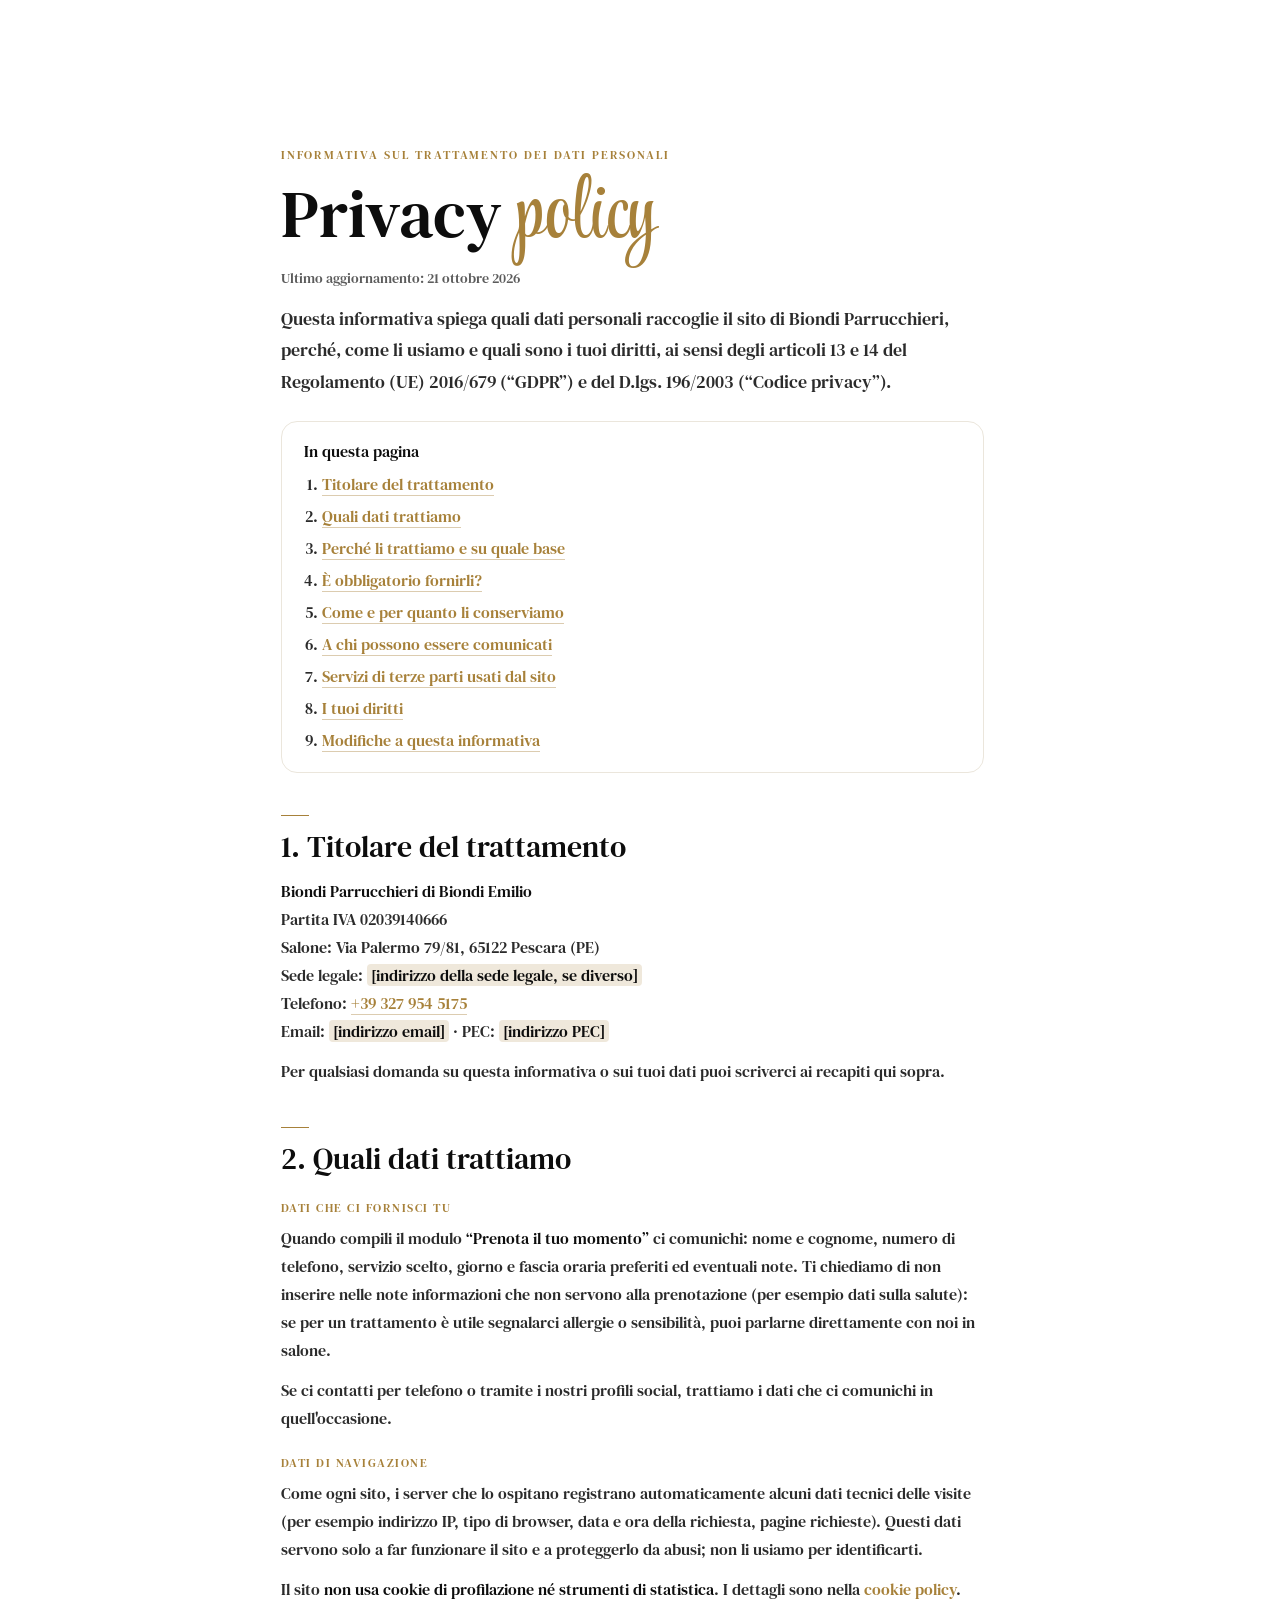
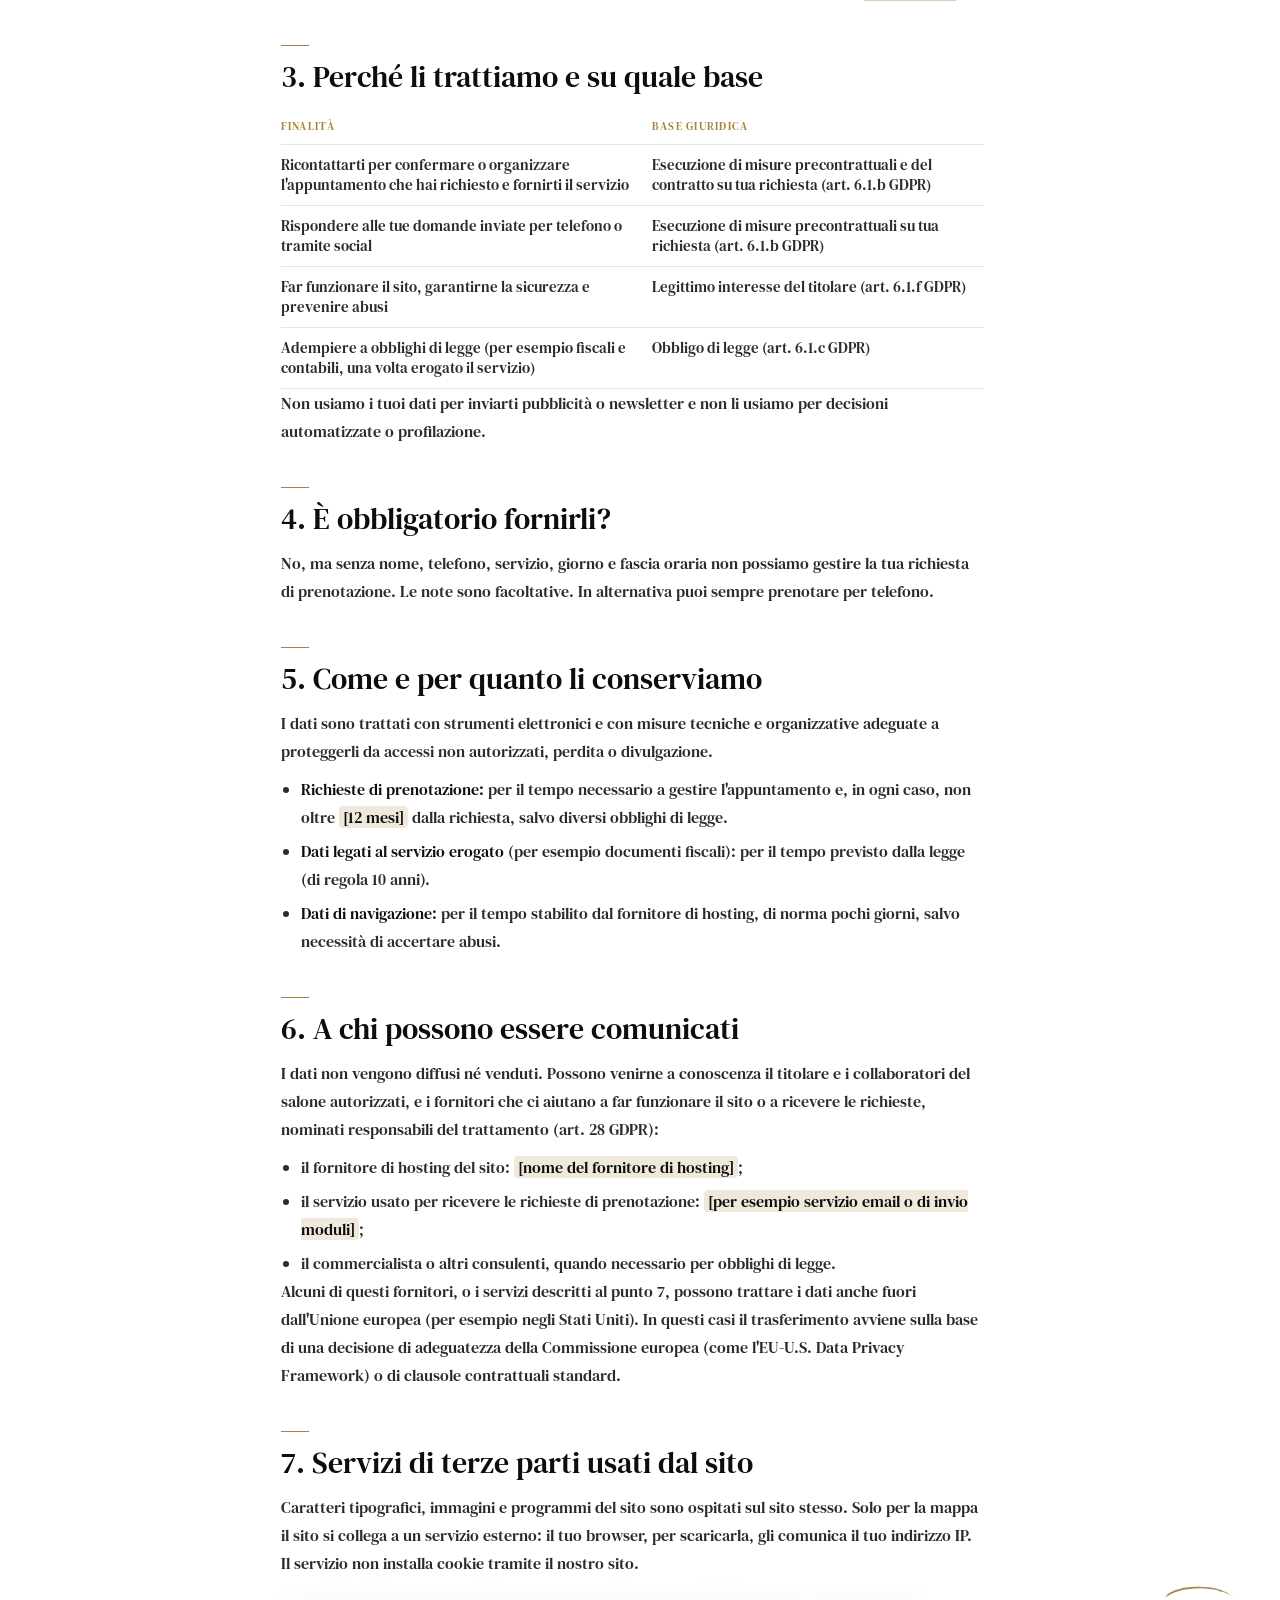
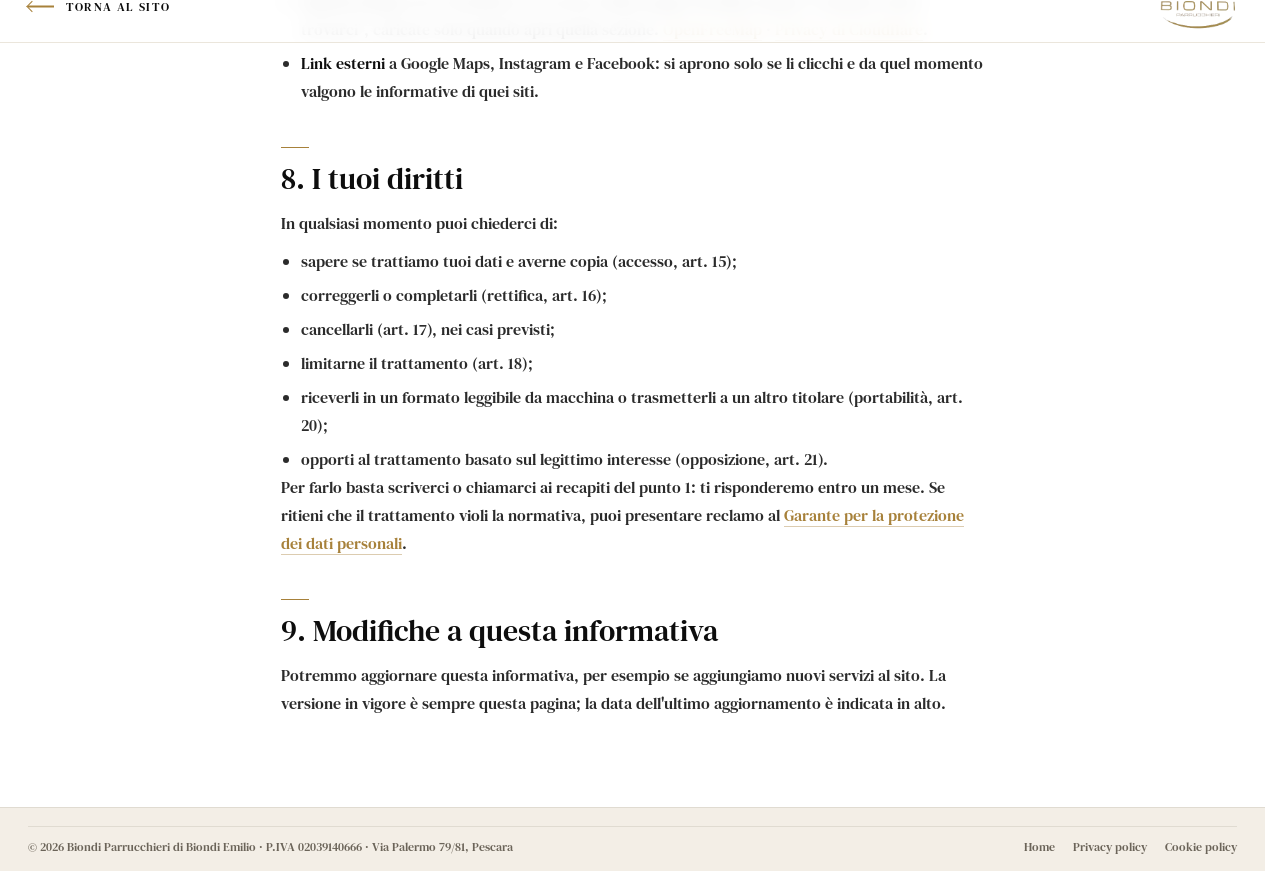
<file: privacy.html>
<!doctype html>
<html lang="it">
<head>
  <meta charset="utf-8">
  <meta name="viewport" content="width=device-width, initial-scale=1">
  <title>Privacy policy — Biondi Parrucchieri</title>
  <meta name="description" content="Informativa sul trattamento dei dati personali del sito di Biondi Parrucchieri, Pescara.">
  <meta name="robots" content="noindex, follow">
  <link rel="icon" href="favicon.svg" type="image/svg+xml">
  <link rel="icon" href="favicon.ico" sizes="48x48">
  <link rel="apple-touch-icon" href="apple-touch-icon.png">
  <!-- caratteri ospitati sul sito (vedi style.css): si precaricano i due usati subito -->
  <link rel="preload" href="assets/fonts/dm-serif-text-latin.woff2" as="font" type="font/woff2" crossorigin>
  <link rel="preload" href="assets/fonts/style-script-latin.woff2" as="font" type="font/woff2" crossorigin>

  <script>
    (function () {
      var t = 'giorno';
      try { if (localStorage.getItem('biondi-tema') === 'notte') t = 'notte'; } catch (e) {}
      document.documentElement.setAttribute('data-theme', t);
    })();
  </script>
  <link rel="stylesheet" href="style.css?v=20261113k">
</head>
<body class="legal-page">
  <!-- I testi tra [parentesi quadre evidenziate] sono da completare con i dati del salone.
       Bozza da far verificare a un consulente privacy prima della pubblicazione. -->
  <header class="legal-bar">
    <a class="legal-back" href="index.html"><i class="arrow" aria-hidden="true"></i><span>Torna al sito</span></a>
    <a href="index.html" aria-label="Biondi Parrucchieri: home"><img src="assets/logo-biondi.png" alt="Biondi Parrucchieri" width="225" height="134"></a>
  </header>

  <main class="legal">
    <p class="eyebrow">Informativa sul trattamento dei dati personali</p>
    <h1>Privacy <em>policy</em></h1>
    <p class="legal__date">Ultimo aggiornamento: 21 ottobre 2026</p>
    <p class="legal__intro">Questa informativa spiega quali dati personali raccoglie il sito di Biondi Parrucchieri, perché, come li usiamo e quali sono i tuoi diritti, ai sensi degli articoli 13 e 14 del Regolamento (UE) 2016/679 (“GDPR”) e del D.lgs. 196/2003 (“Codice privacy”).</p>

    <nav class="legal__toc" aria-label="Indice">
      <strong>In questa pagina</strong>
      <ol>
        <li><a href="#titolare">Titolare del trattamento</a></li>
        <li><a href="#dati">Quali dati trattiamo</a></li>
        <li><a href="#finalita">Perché li trattiamo e su quale base</a></li>
        <li><a href="#conferimento">È obbligatorio fornirli?</a></li>
        <li><a href="#conservazione">Come e per quanto li conserviamo</a></li>
        <li><a href="#destinatari">A chi possono essere comunicati</a></li>
        <li><a href="#terzi">Servizi di terze parti usati dal sito</a></li>
        <li><a href="#diritti">I tuoi diritti</a></li>
        <li><a href="#modifiche">Modifiche a questa informativa</a></li>
      </ol>
    </nav>

    <h2 id="titolare">1. Titolare del trattamento</h2>
    <p><strong>Biondi Parrucchieri di Biondi Emilio</strong><br>
      Partita IVA 02039140666<br>
      Salone: Via Palermo 79/81, 65122 Pescara (PE)<br>
      Sede legale: <span class="legal__todo">[indirizzo della sede legale, se diverso]</span><br>
      Telefono: <a href="tel:+393279545175">+39 327 954 5175</a><br>
      Email: <span class="legal__todo">[indirizzo email]</span> · PEC: <span class="legal__todo">[indirizzo PEC]</span></p>
    <p>Per qualsiasi domanda su questa informativa o sui tuoi dati puoi scriverci ai recapiti qui sopra.</p>

    <h2 id="dati">2. Quali dati trattiamo</h2>
    <h3>Dati che ci fornisci tu</h3>
    <p>Quando compili il modulo <strong>“Prenota il tuo momento”</strong> ci comunichi: nome e cognome, numero di telefono, servizio scelto, giorno e fascia oraria preferiti ed eventuali note. Ti chiediamo di non inserire nelle note informazioni che non servono alla prenotazione (per esempio dati sulla salute): se per un trattamento è utile segnalarci allergie o sensibilità, puoi parlarne direttamente con noi in salone.</p>
    <p>Se ci contatti per telefono o tramite i nostri profili social, trattiamo i dati che ci comunichi in quell'occasione.</p>
    <h3>Dati di navigazione</h3>
    <p>Come ogni sito, i server che lo ospitano registrano automaticamente alcuni dati tecnici delle visite (per esempio indirizzo IP, tipo di browser, data e ora della richiesta, pagine richieste). Questi dati servono solo a far funzionare il sito e a proteggerlo da abusi; non li usiamo per identificarti.</p>
    <p>Il sito <strong>non usa cookie di profilazione né strumenti di statistica</strong>. I dettagli sono nella <a href="cookie.html">cookie policy</a>.</p>

    <h2 id="finalita">3. Perché li trattiamo e su quale base</h2>
    <table class="legal__table">
      <thead><tr><th>Finalità</th><th>Base giuridica</th></tr></thead>
      <tbody>
        <tr><td>Ricontattarti per confermare o organizzare l'appuntamento che hai richiesto e fornirti il servizio</td><td>Esecuzione di misure precontrattuali e del contratto su tua richiesta (art. 6.1.b GDPR)</td></tr>
        <tr><td>Rispondere alle tue domande inviate per telefono o tramite social</td><td>Esecuzione di misure precontrattuali su tua richiesta (art. 6.1.b GDPR)</td></tr>
        <tr><td>Far funzionare il sito, garantirne la sicurezza e prevenire abusi</td><td>Legittimo interesse del titolare (art. 6.1.f GDPR)</td></tr>
        <tr><td>Adempiere a obblighi di legge (per esempio fiscali e contabili, una volta erogato il servizio)</td><td>Obbligo di legge (art. 6.1.c GDPR)</td></tr>
      </tbody>
    </table>
    <p>Non usiamo i tuoi dati per inviarti pubblicità o newsletter e non li usiamo per decisioni automatizzate o profilazione.</p>

    <h2 id="conferimento">4. È obbligatorio fornirli?</h2>
    <p>No, ma senza nome, telefono, servizio, giorno e fascia oraria non possiamo gestire la tua richiesta di prenotazione. Le note sono facoltative. In alternativa puoi sempre prenotare per telefono.</p>

    <h2 id="conservazione">5. Come e per quanto li conserviamo</h2>
    <p>I dati sono trattati con strumenti elettronici e con misure tecniche e organizzative adeguate a proteggerli da accessi non autorizzati, perdita o divulgazione.</p>
    <ul>
      <li><strong>Richieste di prenotazione:</strong> per il tempo necessario a gestire l'appuntamento e, in ogni caso, non oltre <span class="legal__todo">[12 mesi]</span> dalla richiesta, salvo diversi obblighi di legge.</li>
      <li><strong>Dati legati al servizio erogato</strong> (per esempio documenti fiscali): per il tempo previsto dalla legge (di regola 10 anni).</li>
      <li><strong>Dati di navigazione:</strong> per il tempo stabilito dal fornitore di hosting, di norma pochi giorni, salvo necessità di accertare abusi.</li>
    </ul>

    <h2 id="destinatari">6. A chi possono essere comunicati</h2>
    <p>I dati non vengono diffusi né venduti. Possono venirne a conoscenza il titolare e i collaboratori del salone autorizzati, e i fornitori che ci aiutano a far funzionare il sito o a ricevere le richieste, nominati responsabili del trattamento (art. 28 GDPR):</p>
    <ul>
      <li>il fornitore di hosting del sito: <span class="legal__todo">[nome del fornitore di hosting]</span>;</li>
      <li>il servizio usato per ricevere le richieste di prenotazione: <span class="legal__todo">[per esempio servizio email o di invio moduli]</span>;</li>
      <li>il commercialista o altri consulenti, quando necessario per obblighi di legge.</li>
    </ul>
    <p>Alcuni di questi fornitori, o i servizi descritti al punto 7, possono trattare i dati anche fuori dall'Unione europea (per esempio negli Stati Uniti). In questi casi il trasferimento avviene sulla base di una decisione di adeguatezza della Commissione europea (come l'EU-U.S. Data Privacy Framework) o di clausole contrattuali standard.</p>

    <h2 id="terzi">7. Servizi di terze parti usati dal sito</h2>
    <p>Caratteri tipografici, immagini e programmi del sito sono ospitati sul sito stesso. Solo per la mappa il sito si collega a un servizio esterno: il tuo browser, per scaricarla, gli comunica il tuo indirizzo IP. Il servizio non installa cookie tramite il nostro sito.</p>
    <ul>
      <li><strong>OpenFreeMap</strong> (rete Cloudflare): le tessere della mappa 3D della sezione “Contatti e dove trovarci”, caricate solo quando apri quella sezione. <a href="https://openfreemap.org/" target="_blank" rel="noopener">OpenFreeMap</a> · <a href="https://www.cloudflare.com/it-it/privacypolicy/" target="_blank" rel="noopener">Privacy di Cloudflare</a>.</li>
      <li><strong>Link esterni</strong> a Google Maps, Instagram e Facebook: si aprono solo se li clicchi e da quel momento valgono le informative di quei siti.</li>
    </ul>

    <h2 id="diritti">8. I tuoi diritti</h2>
    <p>In qualsiasi momento puoi chiederci di:</p>
    <ul>
      <li>sapere se trattiamo tuoi dati e averne copia (accesso, art. 15);</li>
      <li>correggerli o completarli (rettifica, art. 16);</li>
      <li>cancellarli (art. 17), nei casi previsti;</li>
      <li>limitarne il trattamento (art. 18);</li>
      <li>riceverli in un formato leggibile da macchina o trasmetterli a un altro titolare (portabilità, art. 20);</li>
      <li>opporti al trattamento basato sul legittimo interesse (opposizione, art. 21).</li>
    </ul>
    <p>Per farlo basta scriverci o chiamarci ai recapiti del punto 1: ti risponderemo entro un mese. Se ritieni che il trattamento violi la normativa, puoi presentare reclamo al <a href="https://www.garanteprivacy.it" target="_blank" rel="noopener">Garante per la protezione dei dati personali</a>.</p>

    <h2 id="modifiche">9. Modifiche a questa informativa</h2>
    <p>Potremmo aggiornare questa informativa, per esempio se aggiungiamo nuovi servizi al sito. La versione in vigore è sempre questa pagina; la data dell'ultimo aggiornamento è indicata in alto.</p>
  </main>

  <footer class="footer">
    <div class="footer__bottom">
      <p>© 2026 Biondi Parrucchieri di Biondi Emilio · P.IVA 02039140666 · Via Palermo 79/81, Pescara</p>
      <nav class="footer__legal" aria-label="Note legali"><a href="index.html">Home</a><a href="privacy.html" aria-current="page">Privacy policy</a><a href="cookie.html">Cookie policy</a></nav>
    </div>
  </footer>
</body>
</html>
</file>
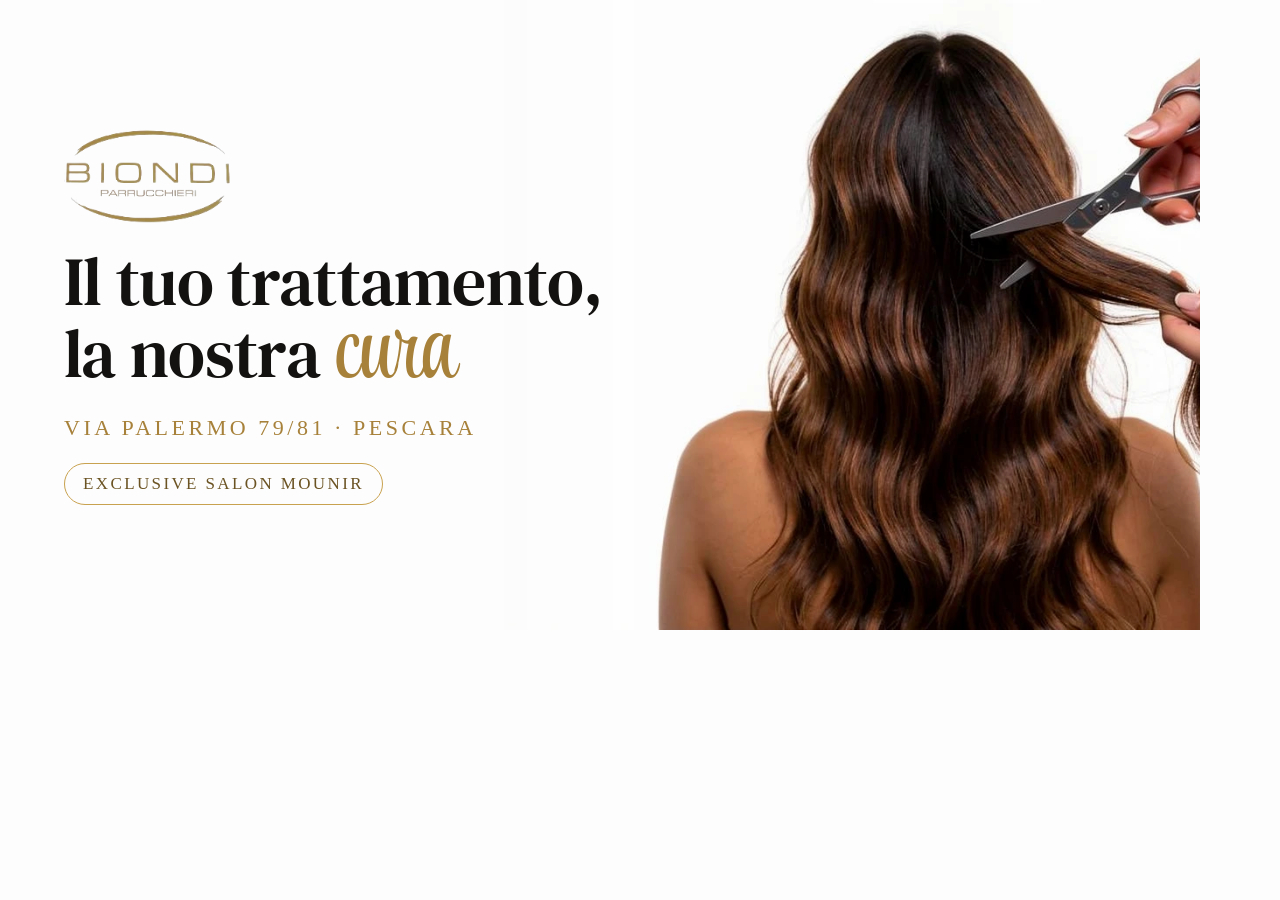
<file: strumenti/grafica/anteprima-social.html>
<!doctype html>
<!-- Modello dell'immagine di anteprima (WhatsApp, Facebook, Instagram, Google): 1200×630.
     Si fotografa con il browser e si salva come assets/anteprima-social.jpg. -->
<html lang="it">
<head>
<meta charset="utf-8">
<style>@font-face { font-family: "DM Serif Text"; src: url(../../assets/fonts/dm-serif-text-latin.woff2) format("woff2"); } @font-face { font-family: "Style Script"; src: url(../../assets/fonts/style-script-latin.woff2) format("woff2"); }</style>
<style>
  html, body { margin: 0; width: 1200px; height: 630px; overflow: hidden; }
  body {
    position: relative; font-family: 'DM Serif Text', Georgia, serif; color: #141210;
    background: #fdfdfd;
  }
  .foto { position: absolute; inset: 0 0 0 auto; width: 760px; height: 630px; object-fit: cover; object-position: 78% 40%;
          -webkit-mask-image: linear-gradient(90deg, transparent 0, #000 34%); mask-image: linear-gradient(90deg, transparent 0, #000 34%); }
  .testo { position: absolute; left: 64px; top: 0; bottom: 0; width: 560px; display: flex; flex-direction: column; justify-content: center; gap: 22px; }
  .logo { width: 170px; height: auto; }
  h1 { margin: 0; font-weight: 400; font-size: 68px; line-height: 1; letter-spacing: -.01em; }
  h1 em { font-family: 'Style Script', cursive; font-style: normal; color: #a7813a; font-size: 96px; line-height: .8; }
  .dove { font-family: Georgia, serif; font-size: 22px; letter-spacing: .16em; text-transform: uppercase; color: #a7813a; }
  .badge { align-self: flex-start; padding: 10px 18px; border: 1.5px solid #c9a24f; border-radius: 999px;
           font-family: Georgia, serif; font-size: 17px; letter-spacing: .14em; text-transform: uppercase; color: #6b5323; }
</style>
</head>
<body>
  <img class="foto" src="../../assets/hero-capelli.webp" alt="">
  <div class="testo">
    <img class="logo" src="../../assets/logo-biondi.png" alt="">
    <h1>Il tuo trattamento,<br>la nostra <em>cura</em></h1>
    <p class="dove" style="margin:0">Via Palermo 79/81 · Pescara</p>
    <span class="badge">Exclusive Salon Mounir</span>
  </div>
</body>
</html>
</file>
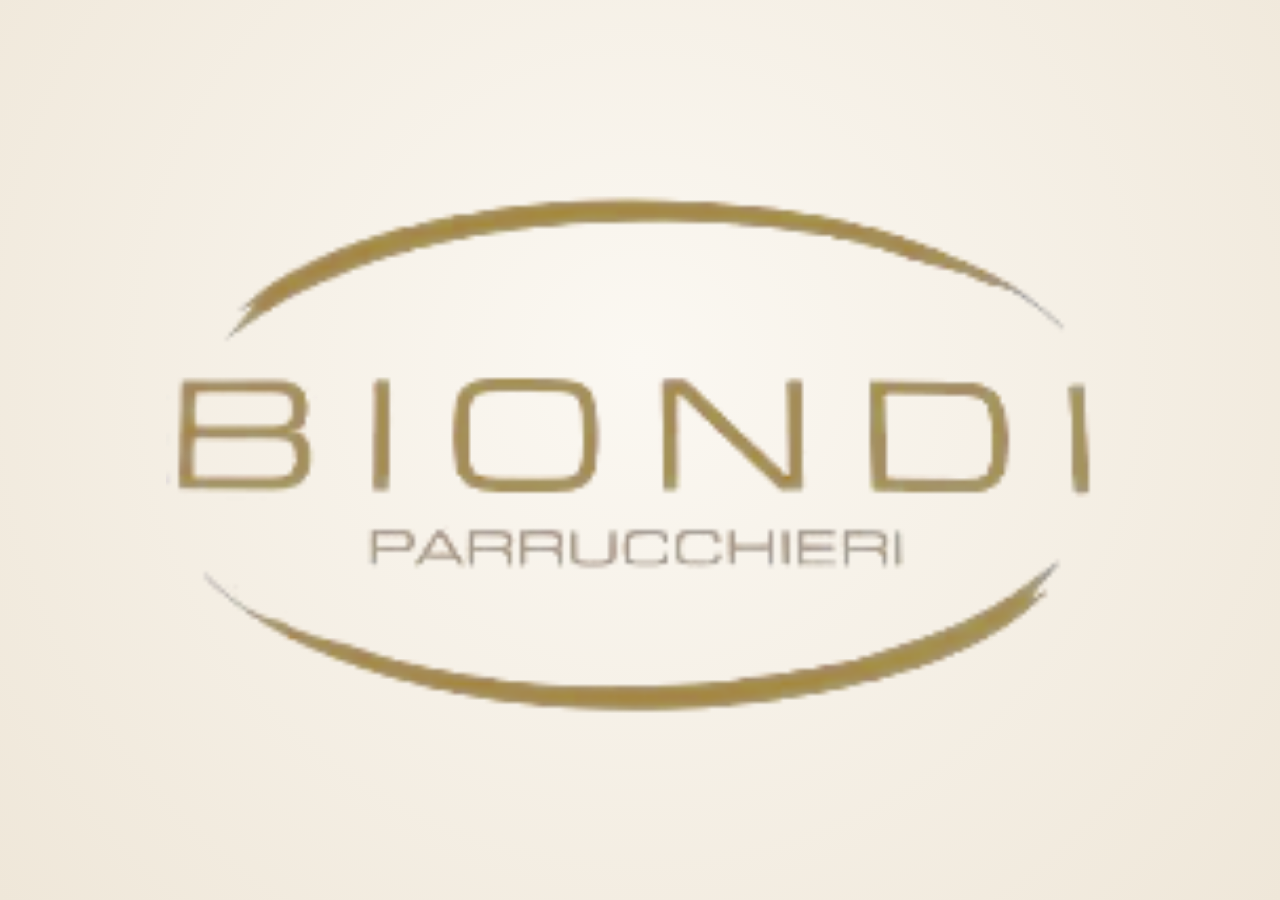
<file: strumenti/grafica/icona-app.html>
<!doctype html>
<!-- Modello per le icone "app" (iPhone, Android): logo su fondo crema.
     Si fotografa a 512×512 (icon-512.png); le misure più piccole si ricavano da questa. -->
<html lang="it">
<head>
<meta charset="utf-8">
<style>
  html, body { margin: 0; width: 100%; height: 100%; }
  body { display: grid; place-items: center; background: radial-gradient(circle at 50% 40%, #fbf8f2, #efe7d9); }
  img { width: 74%; height: auto; }
</style>
</head>
<body><img src="../../assets/logo-biondi.png" alt=""></body>
</html>
</file>
<file: style.css>
/* =========================================================
   BIONDI PARRUCCHIERI — Hero
   ========================================================= */
/* caratteri ospitati sul sito (assets/fonts), non più da Google Fonts: niente collegamenti a server esterni.
   Due parti per carattere: "latin" (italiano) e "latin-ext" (lettere accentate più rare); il browser scarica solo quella che serve.
   DM Serif Text e Style Script: licenza SIL Open Font License 1.1 (uso libero, anche commerciale). */
@font-face { font-family: "DM Serif Text"; font-style: normal; font-weight: 400; font-display: swap;
  src: url(assets/fonts/dm-serif-text-latin.woff2) format("woff2");
  unicode-range: U+0000-00FF, U+0131, U+0152-0153, U+02BB-02BC, U+02C6, U+02DA, U+02DC, U+0304, U+0308, U+0329, U+2000-206F, U+20AC, U+2122, U+2191, U+2193, U+2212, U+2215, U+FEFF, U+FFFD; }
@font-face { font-family: "DM Serif Text"; font-style: normal; font-weight: 400; font-display: swap;
  src: url(assets/fonts/dm-serif-text-latin-ext.woff2) format("woff2");
  unicode-range: U+0100-02BA, U+02BD-02C5, U+02C7-02CC, U+02CE-02D7, U+02DD-02FF, U+0304, U+0308, U+0329, U+1D00-1DBF, U+1E00-1E9F, U+1EF2-1EFF, U+2020, U+20A0-20AB, U+20AD-20C4, U+2113, U+2C60-2C7F, U+A720-A7FF; }
@font-face { font-family: "DM Serif Text"; font-style: italic; font-weight: 400; font-display: swap;
  src: url(assets/fonts/dm-serif-text-italic-latin.woff2) format("woff2");
  unicode-range: U+0000-00FF, U+0131, U+0152-0153, U+02BB-02BC, U+02C6, U+02DA, U+02DC, U+0304, U+0308, U+0329, U+2000-206F, U+20AC, U+2122, U+2191, U+2193, U+2212, U+2215, U+FEFF, U+FFFD; }
@font-face { font-family: "DM Serif Text"; font-style: italic; font-weight: 400; font-display: swap;
  src: url(assets/fonts/dm-serif-text-italic-latin-ext.woff2) format("woff2");
  unicode-range: U+0100-02BA, U+02BD-02C5, U+02C7-02CC, U+02CE-02D7, U+02DD-02FF, U+0304, U+0308, U+0329, U+1D00-1DBF, U+1E00-1E9F, U+1EF2-1EFF, U+2020, U+20A0-20AB, U+20AD-20C4, U+2113, U+2C60-2C7F, U+A720-A7FF; }
@font-face { font-family: "Style Script"; font-style: normal; font-weight: 400; font-display: swap;
  src: url(assets/fonts/style-script-latin.woff2) format("woff2");
  unicode-range: U+0000-00FF, U+0131, U+0152-0153, U+02BB-02BC, U+02C6, U+02DA, U+02DC, U+0304, U+0308, U+0329, U+2000-206F, U+20AC, U+2122, U+2191, U+2193, U+2212, U+2215, U+FEFF, U+FFFD; }
@font-face { font-family: "Style Script"; font-style: normal; font-weight: 400; font-display: swap;
  src: url(assets/fonts/style-script-latin-ext.woff2) format("woff2");
  unicode-range: U+0100-02BA, U+02BD-02C5, U+02C7-02CC, U+02CE-02D7, U+02DD-02FF, U+0304, U+0308, U+0329, U+1D00-1DBF, U+1E00-1E9F, U+1EF2-1EFF, U+2020, U+20A0-20AB, U+20AD-20C4, U+2113, U+2C60-2C7F, U+A720-A7FF; }

:root {
  --bg: #ffffff;
  --ink: #0d0d0d;
  --muted: #5c5c5c;
  --gold: #a7813a;
  --gold-soft: #e6d3a8;
  --line: #ebe6dc;
  --dark: #0b0b0b;
  --cream: #f4efe6;
  --photo-bg: #fdfdfd;           /* bianco dello sfondo della foto: la hero lo usa per non far vedere i bordi */
  --surface: #0b0b0b;            /* fondo di miniatura video e card blog */
  --surface-line: transparent;   /* bordo di quelle superfici (serve solo di notte) */
  --elev: #ffffff;               /* fondo delle finestre (prenotazione) */
  --ink-soft: #2b2b2b;           /* testo secondario */
  --field-line: #d8d2c6;         /* riga sotto i campi del modulo */
  --hover-soft: #f3efe7;
  --halo: rgba(0, 0, 0, .04);    /* alone del pulsante tondo */
  /* griglia (chi siamo, servizi, ...) e sezioni: di giorno chiara color crema, di notte scura */
  --grid-bg: #f3eee6;
  --grid-ink: #15110c;
  --grid-muted: #6b6459;
  --grid-accent: #7d5f24;        /* numeri, frecce, etichette: oro più scuro, così i testi piccoli si leggono bene sul fondo chiaro */
  --tile-bg: #ffffff;
  --tile-bg-hover: #fffdf8;
  --tile-line: rgba(40, 28, 10, .09);
  --tile-line-hover: rgba(167, 129, 58, .6);
  --tile-shadow: 0 18px 40px -28px rgba(70, 48, 14, .35);
  color-scheme: light;

  --pad: clamp(16px, 2.2vw, 36px);
  --nav-h: 84px;
  --ease: cubic-bezier(.19, 1, .22, 1);
  --ease-io: cubic-bezier(.7, 0, .2, 1);

  /* font: DM Serif Text per titolo e testi, Style Script per le parole chiave */
  --serif: "DM Serif Text", Georgia, "Times New Roman", serif;
  --sans: var(--serif);
  --script: "Style Script", "Brush Script MT", cursive;

  /* Cambio colore progressivo: --pc va da 0 (colore della hero) a 1 (colore della griglia: crema di giorno, scuro di notte).
     Lo imposta script.js mentre la hero si rimpicciolisce nella griglia. */
  --pc: 0;
  --tc: 0;   /* testo: 0 = scuro, 1 = chiaro; cambia di colpo a metà percorso (mai grigio su grigio) */
  --page: color-mix(in srgb, var(--bg), var(--grid-bg) calc(var(--pc) * 100%));
  --text: color-mix(in srgb, var(--ink), var(--grid-ink) calc(var(--tc) * 100%));

  /* ---- misure del layout desktop ----
     A sinistra: titolo e, sotto, card blog + valutazione Google. A destra: la foto, appoggiata al bordo dello schermo. */
  /* 1.15 = foto ingrandita del 15% (cambia questo numero per ingrandire o rimpicciolire la foto) */
  --photo-zoom: 1.15;
  /* spazio minimo tenuto libero a sinistra dei capelli per testi e card */
  --left-min: calc(var(--pad) + clamp(400px, 42vw, 820px) + 24px);
  /* foto: alta quanto lo schermo sotto il menu (x zoom), ma mai così larga da coprire la colonna dei testi
     (il bordo sinistro dei capelli è al 54,7% della foto: da lì in poi restano 0,453 larghezze) */
  --media-w: min(calc((100vh - var(--nav-h)) * 1.7778 * var(--photo-zoom)),
                 calc((100vw - var(--left-min)) / .453));
  /* la colonna dei testi si ferma 24px prima dei capelli */
  /* all'altezza del titolo i capelli iniziano al ~55,5% della foto: la colonna si ferma 12px prima */
  --title-w: calc(100vw - var(--media-w) * .445 - var(--pad) - 12px);
  --title-cqi: 24.5cqi;                                        /* grandezza di "la nostra cura" rispetto alla sua colonna */
}

/* =========================================================
   VERSIONE NOTTE (interruttore nell'header)
   Stessi nomi dei colori, valori invertiti: tutto il resto del CSS si adatta da solo.
   ========================================================= */
:root[data-theme="notte"] {
  --bg: #070403;                 /* = nero dello sfondo della foto notturna (misurato) */
  --photo-bg: #070403;
  --ink: #f2ece2;                /* testo chiaro */
  --ink-soft: #cfc7bb;
  --muted: #a59d92;
  --line: #2a2622;
  --dark: #141210;               /* fine scroll / griglia: appena più chiaro, così il riquadro nero della foto si distingue */
  --cream: #f4efe6;
  --surface: #17140f;
  --surface-line: rgba(255, 255, 255, .12);
  --elev: #15120f;
  --field-line: #3d3731;
  --hover-soft: rgba(255, 255, 255, .08);
  --halo: rgba(255, 255, 255, .06);
  --grid-bg: #141210;
  --grid-ink: #f4efe6;
  --grid-muted: #a9a39a;
  --grid-accent: var(--gold-soft);
  --tile-bg: #1b1814;
  --tile-bg-hover: #221e19;
  --tile-line: rgba(255, 255, 255, .08);
  --tile-line-hover: rgba(230, 211, 168, .45);
  --tile-shadow: 0 18px 40px -28px rgba(0, 0, 0, .8);
  color-scheme: dark;            /* campi del modulo, barre di scorrimento ecc. in versione scura */
}

/* Transizione giorno <-> notte: la nuova versione si apre a cerchio partendo dall'interruttore
   (View Transitions API; script.js anima il cerchio). Nei browser senza supporto c'è una dissolvenza. */
::view-transition-old(root), ::view-transition-new(root) { animation: none; mix-blend-mode: normal; }
::view-transition-old(root) { z-index: 1; }
::view-transition-new(root) { z-index: 2; }
.theme-fade, .theme-fade *, .theme-fade *::before, .theme-fade *::after {
  transition: background-color .6s ease, color .6s ease, border-color .6s ease, fill .6s ease !important;
}

*, *::before, *::after { box-sizing: border-box; margin: 0; padding: 0; }
/* scrollbar-gutter: quando una sezione blocca lo scorrimento della pagina, la barra non sparisce e niente si sposta */
html { scrollbar-gutter: stable; scroll-behavior: smooth; -webkit-text-size-adjust: 100%; background: var(--bg); background: var(--page); }
body {
  background: var(--bg);
  background: var(--page);
  color: var(--ink);
  font-family: var(--sans);
  font-synthesis: none;            /* DM Serif Text ha un solo peso: niente "grassetto finto" sfocato */
  -webkit-font-smoothing: antialiased;
  overflow-x: hidden;
}
body.no-scroll { overflow: hidden; }
img { display: block; max-width: 100%; }
a { color: inherit; text-decoration: none; }
button { font: inherit; color: inherit; background: none; border: 0; cursor: pointer; }
/* parole chiave: Style Script, più grandi del testo intorno, sempre oro
   (colore fisso: non segue il cambio di colore della pagina) */
em {
  font-family: var(--script);
  font-style: normal; font-weight: 400; text-transform: none; letter-spacing: 0;
  font-size: 1.25em; line-height: 1;
  color: var(--gold);
}
:focus-visible { outline: 2px solid var(--gold); outline-offset: 4px; border-radius: 2px; }

/* freccia riutilizzabile */
.arrow {
  position: relative; flex: none; display: inline-block;
  width: 64px; height: 1.5px; background: currentColor;
  transition: width .5s var(--ease);
}
.arrow::after {
  content: ""; position: absolute; right: 0; top: 50%;
  width: 8px; height: 8px; border: solid currentColor; border-width: 1.5px 1.5px 0 0;
  transform: translateY(-50%) rotate(45deg);
}

/* =========================================================
   NAV
   ========================================================= */
.nav {
  position: fixed; inset: 0 0 auto 0; z-index: 60;
  height: var(--nav-h);
  display: flex; align-items: center; gap: clamp(24px, 7vw, 120px);
  padding: 0 var(--pad);
  color: var(--ink); color: var(--text);
  transition: background .4s, box-shadow .4s, height .4s, color .2s;
}
.nav.is-scrolled {
  --nav-h: 68px;
  background: rgba(255, 255, 255, .86);
  background: color-mix(in srgb, var(--page) 86%, transparent);
  -webkit-backdrop-filter: blur(10px); backdrop-filter: blur(10px);
  box-shadow: 0 1px 0 color-mix(in srgb, var(--line), var(--tile-line) calc(var(--pc) * 100%));
}
.brand img { height: calc(var(--nav-h) - 26px); width: auto; transition: height .4s, transform .5s var(--ease); }
.brand:hover img { transform: scale(1.04); }

.nav-right { margin-left: auto; display: flex; align-items: center; gap: clamp(14px, 2vw, 26px); }

/* interruttore giorno / notte */
.theme-toggle { padding: 8px 2px; border-radius: 999px; }
.theme-toggle__track {
  position: relative; display: flex; align-items: center; justify-content: space-between;
  width: 58px; height: 30px; padding: 0 8px; border-radius: 999px;
  border: 1px solid color-mix(in srgb, currentColor 35%, transparent);
  transition: border-color .4s, background .4s;
}
.theme-toggle .ico {
  position: relative; z-index: 2; width: 14px; height: 14px;
  fill: none; stroke: currentColor; stroke-width: 1.8; stroke-linecap: round;
  transition: opacity .4s, transform .6s var(--ease), color .4s;
}
.theme-toggle .ico-moon { fill: currentColor; stroke: none; }
.theme-toggle__thumb {
  position: absolute; z-index: 1; top: 3px; left: 3px; width: 22px; height: 22px; border-radius: 50%;
  background: var(--gold); box-shadow: 0 2px 8px rgba(0, 0, 0, .25);
  transform: translateX(0);
  transition: transform .6s var(--ease), box-shadow .3s;
}
/* giorno: pallino dorato sotto il sole (icona attiva scura sopra il pallino), luna attenuata.
   notte: il pallino scorre sotto la luna e il sole ruota e si attenua. */
.theme-toggle .ico-sun { color: #1d1408; }
.theme-toggle .ico-moon { opacity: .45; }
:root[data-theme="notte"] .theme-toggle__thumb { transform: translateX(28px); }
:root[data-theme="notte"] .theme-toggle .ico-sun { color: currentColor; opacity: .45; transform: rotate(-90deg); }
:root[data-theme="notte"] .theme-toggle .ico-moon { color: #1d1408; opacity: 1; }
.theme-toggle:hover .theme-toggle__track { border-color: var(--gold); }
.theme-toggle:hover .theme-toggle__thumb { box-shadow: 0 0 0 5px rgba(167, 129, 58, .2); }

.dots { display: flex; gap: 4px; padding: 14px 4px; position: relative; }   /* area cliccabile ampia, puntini piccoli */
.dots span {
  width: 7px; height: 7px; border-radius: 50%; background: currentColor;
  transition: transform .5s var(--ease), opacity .3s;
}
.dots:hover span:nth-child(1) { transform: translateY(-3px); }
.dots:hover span:nth-child(3) { transform: translateY(3px); }
/* stato aperto: i puntini diventano una X */
.menu-open .dots span:nth-child(1) { transform: translate(11px, 0) scale(.5); opacity: 0; }
.menu-open .dots span:nth-child(3) { transform: translate(-11px, 0) scale(.5); opacity: 0; }
.menu-open .dots span:nth-child(2) { transform: scale(2.6); border-radius: 0; background:
  linear-gradient(45deg, transparent 45%, currentColor 45% 55%, transparent 55%),
  linear-gradient(-45deg, transparent 45%, currentColor 45% 55%, transparent 55%); }

.menu-open .nav { color: #fff; background: transparent; box-shadow: none; -webkit-backdrop-filter: none; backdrop-filter: none; }

/* =========================================================
   MENU OVERLAY
   ========================================================= */
.menu {
  position: fixed; inset: 0; z-index: 55;
  background: radial-gradient(90% 80% at 100% 0%, #221c12 0%, transparent 60%), var(--dark); color: #fff;
  display: grid; grid-template-columns: minmax(0, 1.5fr) minmax(280px, 1fr); align-items: center; gap: clamp(32px, 6vw, 110px);
  padding: calc(var(--nav-h) + 24px) var(--pad) clamp(28px, 6vh, 56px);
  clip-path: circle(0% at calc(100% - 40px) 42px);
  transition: clip-path .9s var(--ease-io);
  overflow-y: auto;
}
.menu-open .menu { clip-path: circle(150% at calc(100% - 40px) 42px); }

/* le 4 sezioni, come i riquadri della griglia: numero, titolo, descrizione e freccia */
.menu__links { display: flex; flex-direction: column; }
.menu__eyebrow { margin-bottom: 12px; font-size: .7rem; font-weight: 700; letter-spacing: .18em; text-transform: uppercase; color: var(--gold-soft); }
.menu__links a {
  display: grid; grid-template-columns: 2.6rem minmax(0, 1fr) auto; align-items: center; gap: 0 18px;
  padding: clamp(14px, 2.6vh, 24px) 0; border-bottom: 1px solid rgba(230, 211, 168, .16);
}
.menu__links a:first-of-type { border-top: 1px solid rgba(230, 211, 168, .16); }
.menu__links a::after {
  content: "→"; display: grid; place-items: center; width: 44px; height: 44px; border-radius: 50%;
  border: 1px solid rgba(230, 211, 168, .35); color: var(--gold-soft); font-size: 1.05rem;
  transition: background .35s, color .35s, border-color .35s, transform .5s var(--ease);
}
.menu__links small { font-size: .78rem; letter-spacing: .14em; color: var(--gold-soft); }
.menu__links b { display: block; font-family: var(--serif); font-weight: 400; font-size: clamp(1.7rem, 3.3vw, 3.1rem); line-height: 1.05; transition: color .3s, transform .6s var(--ease); }
.menu__links b em { color: var(--gold-soft); }
.menu__links i { display: block; margin-top: 6px; font-style: normal; font-size: .86rem; color: rgba(255, 255, 255, .55); }
.menu__links a:hover b, .menu__links a:focus-visible b { color: var(--gold-soft); transform: translateX(10px); }
.menu__links a:hover::after, .menu__links a:focus-visible::after { background: var(--gold-soft); border-color: var(--gold-soft); color: #1a140a; transform: rotate(-45deg); }
/* entrata: le voci salgono una dopo l'altra */
.menu__links > * { opacity: 0; transform: translateY(30px); transition: transform .9s var(--ease), opacity .6s; }
.menu-open .menu__links > * { opacity: 1; transform: none; }
.menu-open .menu__links > *:nth-child(2) { transition-delay: .25s; }
.menu-open .menu__links > *:nth-child(3) { transition-delay: .31s; }
.menu-open .menu__links > *:nth-child(4) { transition-delay: .37s; }
.menu-open .menu__links > *:nth-child(5) { transition-delay: .43s; }

/* a destra: prenotazione e informazioni utili */
.menu__side { display: grid; gap: clamp(24px, 4.5vh, 44px); opacity: 0; transform: translateY(20px); transition: opacity .7s .45s, transform 1s var(--ease) .45s; }
.menu-open .menu__side { opacity: 1; transform: none; }
.menu__book {
  display: flex; align-items: center; justify-content: space-between; gap: 20px; width: 100%;
  padding: 20px 20px 20px 24px; border-radius: 18px; text-align: left;
  background: linear-gradient(135deg, #d9b768, #a7813a); color: #1a140a;
  box-shadow: 0 24px 44px -26px rgba(212, 174, 93, .7);
  transition: transform .5s var(--ease), box-shadow .5s;
}
.menu__book small { display: block; font-size: .64rem; font-weight: 700; letter-spacing: .16em; text-transform: uppercase; opacity: .72; }
.menu__book b { display: block; margin-top: 6px; font-family: var(--serif); font-weight: 400; font-size: clamp(1.4rem, 2vw, 1.8rem); line-height: 1.1; }
.menu__book em { color: #1a140a; }
.menu__book-go { flex: none; display: grid; place-items: center; width: 46px; height: 46px; border-radius: 50%; background: #1a140a; color: var(--gold-soft); transition: transform .5s var(--ease); }
.menu__book-go .arrow { width: 15px; }
.menu__book-go .arrow::after { width: 6px; height: 6px; }
.menu__book:hover { transform: translateY(-3px); box-shadow: 0 30px 50px -24px rgba(212, 174, 93, .85); }
.menu__book:hover .menu__book-go { transform: scale(1.08); }
.menu__info { display: grid; grid-template-columns: 1fr 1fr; gap: 24px 28px; font-size: .95rem; line-height: 1.6; color: #cfcfcf; }
.menu__info > div:last-child { grid-column: 1 / -1; }
.menu__info h3 { font-size: .7rem; letter-spacing: .16em; text-transform: uppercase; color: var(--gold-soft); margin-bottom: 6px; font-weight: 700; }
.menu__info a:hover { color: #fff; }
.menu__social { display: flex; gap: 18px; margin-top: 4px; }
.menu__social a { border-bottom: 1px solid rgba(230, 211, 168, .4); }

/* =========================================================
   HERO
   ========================================================= */
.stage { position: relative; }
.stage__sticky { position: relative; }

.hero {
  position: relative; isolation: isolate; overflow: hidden;
  min-height: 100vh; min-height: 100svh;
  background: var(--photo-bg);
}

/* Disposizione: a sinistra il titolo e, sotto, card blog + valutazione Google (gruppo centrato in verticale);
   a destra la foto, appoggiata al bordo destro dello schermo. */
.hero__content {
  display: grid;
  grid-template-columns: minmax(0, var(--title-w)) 1fr;
  grid-template-areas:
    "title  ."
    "extras .";
  align-content: center;
  row-gap: clamp(22px, 5vh, 60px);
  min-height: 100vh; min-height: 100svh;
  padding: calc(var(--nav-h) + clamp(8px, 2vh, 24px)) var(--pad) clamp(18px, 3.6vh, 40px);
}
.hero__title, .hero__extras { position: relative; z-index: 1; }
.hero.is-shrunk .hero__title, .hero.is-shrunk .hero__extras { pointer-events: none; }

/* titolo */
.hero__title {
  grid-area: title;
  container-type: inline-size;              /* la grandezza del titolo segue la larghezza della colonna */
  font-family: var(--serif); font-weight: 400;
  color: var(--ink);
}
/* Titolo su due livelli: "Il tuo trattamento," come riga d'apertura (48%) e "la nostra cura" grandissimo.
   --tf = grandezza delle righe grandi: riempie la colonna (cqi) e in altezza lascia sempre ~280px per card e recensioni.
   Interlinea compatta (le lettere di DM Serif occupano ~0,94 em dalla cima alla gamba). */
.hero__title .line { --tf: clamp(2.6rem, 9vw, 10rem); font-size: var(--tf); line-height: .95; letter-spacing: -.01em; }
@supports (font-size: 1cqi) {
  .hero__title .line { --tf: max(2.6rem, min(var(--title-cqi), calc((100vh - var(--nav-h) - 280px) / 2.4))); }
}
.hero__title .l1 { font-size: calc(var(--tf) * .48); line-height: 1.05; }
.line {
  display: block; overflow: hidden;
  /* margine invisibile per le gambe delle lettere (misurate: sotto .11em oltre la riga) e per "sei" in corsivo,
     compensato da margini negativi così l'interlinea resta quella voluta */
  padding: .06em .2em .16em .04em; margin: -.06em 0 -.16em -.04em;
  transform: translate3d(var(--px, 0), 0, 0);
  transition: transform 1.2s var(--ease);
}
.line .in { display: inline-block; white-space: nowrap; transform: translateY(110%); transition: transform 1.3s var(--ease); }
.is-loaded .line .in { transform: none; }
.is-loaded .l2 .in { transition-delay: .1s; }
.is-loaded .l3 .in { transition-delay: .2s; }
.is-loaded .l3 .tag { transition-delay: .38s; }
.l3 { padding-left: 13cqi; }                 /* "cura" rientra verso il centro: riempie la colonna */
@supports not (padding-left: 1cqi) { .l3 { padding-left: 8vw; } }
.l3 { display: flex; align-items: center; gap: clamp(12px, 2vw, 32px); }
.hero__title em { font-size: 1.35em; line-height: .8; }
.tag {
  font-family: var(--sans); font-weight: 600; letter-spacing: .06em;
  font-size: clamp(.62rem, .95vw, .95rem); line-height: 1.15;
}

/* Spotlight sui testi: il titolo diventa oro dove passa il cursore.
   Le parole chiave (<em>) restano sempre oro: hanno un colore fisso e non partecipano. */
.spot-text .hero__title .in:not(.tag) {
  background: radial-gradient(circle var(--sr, 0px) at var(--tx, -999px) var(--ty, -999px),
              var(--gold) 0, var(--gold) 50%, var(--ink) 100%);
  -webkit-background-clip: text; background-clip: text; color: transparent;
}
.spot-text .hero__title em { -webkit-text-fill-color: var(--gold); }

/* animazione d'ingresso */
.reveal { opacity: 0; transform: translateY(24px); transition: opacity 1s var(--ease) var(--d, 0s), transform 1.2s var(--ease) var(--d, 0s); }
.is-loaded .reveal { opacity: 1; transform: none; }

/* ---------- FOTO + EFFETTO ---------- */
.hero__media {
  position: absolute; right: 0; z-index: 0;
  /* appoggiata in basso; se ingrandita è più alta dello schermo, scende sotto il bordo (taglia le punte, mai la testa) */
  bottom: min(0px, calc(100vh - 16px - var(--media-w) * .5625));
  width: var(--media-w); aspect-ratio: 16 / 9;
  touch-action: pan-y;                      /* col dito: in orizzontale muovi i capelli, in verticale scorri la pagina */
  -webkit-user-select: none; user-select: none;
}
.hero__media img, .hero__media canvas {
  position: absolute; inset: 0; width: 100%; height: 100%;
  object-fit: cover; object-position: 100% 50%;   /* la ragazza sta a destra: si taglia sempre da sinistra */
  /* i capelli toccano il bordo superiore della foto: lo sfumo nel colore di fondo invece di un taglio netto
     (a destra la foto finisce col bordo dello schermo: nessuna sfumatura, le mani restano intere) */
  -webkit-mask-image: linear-gradient(to bottom, transparent 0, #000 4%);
  mask-image: linear-gradient(to bottom, transparent 0, #000 4%);
}

/* riflessi di luce: sopra lo sfondo, sotto testi e card (mai sopra la ragazza); non intercettano il mouse */
.hero__bokeh {
  position: absolute; inset: 0; z-index: 0; width: 100%; height: 100%;
  pointer-events: none;
  opacity: 0; transition: opacity 1.6s ease .6s;
}
.is-loaded .hero__bokeh { opacity: 1; }
.hero__media canvas { opacity: 0; transition: opacity .6s; }
.hero__media.is-live canvas { opacity: 1; }

.hero__hint {
  position: absolute; z-index: 2; left: 69.5%; top: .4%; transform: translateX(-50%);
  display: flex; align-items: center; gap: 10px; white-space: nowrap;
  font-size: .72rem; font-weight: 700; letter-spacing: .1em; text-transform: uppercase; color: var(--ink);
  opacity: 0; transition: opacity .6s;
  pointer-events: none;
}
.hero__hint::before {
  content: ""; width: 8px; height: 8px; border-radius: 50%; background: var(--gold);
  animation: ping 1.8s var(--ease) infinite;
}
@keyframes ping { 0% { box-shadow: 0 0 0 0 rgba(167, 129, 58, .55); } 100% { box-shadow: 0 0 0 12px rgba(167, 129, 58, 0); } }
.hero__media.is-live .hero__hint { opacity: 1; transition-delay: 1.2s; }
.hero__media.has-interacted .hero__hint, .hero.is-shrunk .hero__hint { opacity: 0; transition-delay: 0s; }
.hint-touch { display: none; }
@media (hover: none) { .hint-mouse { display: none; } .hint-touch { display: inline; } }

/* ---------- sotto il titolo: card blog + valutazione Google ---------- */
.hero__extras {
  grid-area: extras;
  display: flex; align-items: stretch; gap: clamp(12px, 1.2vw, 18px);
  max-width: 580px;
}

/* card del blog: foto a tutto riquadro, testo in basso; col mouse si inclina e un riflesso segue il cursore */
.blog-card {
  position: relative; isolation: isolate; overflow: hidden;
  display: flex; flex-direction: column; justify-content: flex-end;
  flex: 0 1 clamp(170px, 13.5vw, 220px); min-height: 150px;
  border-radius: 18px;
  background: var(--surface); color: #fff;
  box-shadow: 0 24px 50px -28px rgba(30, 20, 5, .55), inset 0 0 0 1px var(--surface-line);
  transform: perspective(900px) rotateX(var(--rx, 0deg)) rotateY(var(--ry, 0deg));
  transition: transform .8s var(--ease), box-shadow .5s;
  opacity: 0;                                   /* compare con l'animazione d'ingresso (sotto) */
}
.blog-card.is-tilting { transition: transform .18s ease-out, box-shadow .5s; }
.blog-card__img { position: absolute; inset: 0; z-index: -1; background: linear-gradient(135deg, #3a3326, #8a7448); }
.blog-card__img img { width: 100%; height: 100%; object-fit: cover; object-position: 50% 22%; transition: transform 1.4s var(--ease); }
.blog-card__img::after {
  content: ""; position: absolute; inset: 0;
  background: linear-gradient(to top, rgba(8, 6, 3, .9) 0%, rgba(8, 6, 3, .5) 42%, rgba(8, 6, 3, .05) 100%);
}
.blog-card__glare {
  position: absolute; inset: 0; z-index: 1; pointer-events: none;
  background: radial-gradient(circle at var(--mx, 50%) var(--my, 0%), rgba(255, 238, 200, .3), transparent 55%);
  opacity: 0; transition: opacity .5s;
}
.blog-card__body { position: relative; z-index: 2; display: grid; gap: 7px; padding: 14px 54px 14px 14px; }
.blog-card__kicker {
  display: inline-flex; align-items: center; gap: 8px;
  font-size: .6rem; letter-spacing: .2em; text-transform: uppercase; color: var(--gold-soft);
}
.blog-card__kicker::before { content: ""; width: 18px; height: 1px; background: currentColor; transition: width .6s var(--ease); }
.blog-card__title { font-size: clamp(.9rem, 1vw, 1.08rem); line-height: 1.15; }
.blog-card__go {
  position: absolute; z-index: 2; right: 12px; bottom: 13px;
  display: grid; place-items: center; width: 32px; height: 32px; border-radius: 50%;
  border: 1px solid rgba(230, 211, 168, .55);
  transform: rotate(-45deg);
  transition: background .4s, border-color .4s, transform .7s var(--ease);
}
.blog-card__go .arrow { width: 12px; }
.blog-card__go .arrow::after { width: 6px; height: 6px; }
.blog-card:hover { box-shadow: 0 34px 60px -26px rgba(30, 20, 5, .65), inset 0 0 0 1px rgba(230, 211, 168, .35); }
.blog-card:hover .blog-card__img img { transform: scale(1.08); }
.blog-card:hover .blog-card__glare { opacity: 1; }
.blog-card:hover .blog-card__go { background: var(--gold); border-color: var(--gold); transform: none; }
.blog-card:hover .blog-card__kicker::before { width: 32px; }

/* ingresso: la card si apre dal basso, la foto si "posa" e i testi salgono */
.is-loaded .blog-card { opacity: 1; animation: cardIn 1.3s var(--ease) .55s backwards; }
.is-loaded .blog-card__img { animation: cardImgIn 1.9s var(--ease) .55s backwards; }
.is-loaded .blog-card__kicker { animation: riseIn 1s var(--ease) .95s backwards; }
.is-loaded .blog-card__title { animation: riseIn 1s var(--ease) 1.05s backwards; }
.is-loaded .blog-card__go { animation: popIn .9s var(--ease) 1.2s backwards; }
@keyframes cardIn { from { clip-path: inset(100% 0 0 0 round 18px); } to { clip-path: inset(0 0 0 0 round 18px); } }
@keyframes cardImgIn { from { transform: scale(1.35); } to { transform: none; } }
@keyframes riseIn { from { opacity: 0; transform: translateY(14px); } to { opacity: 1; transform: none; } }
@keyframes popIn { from { opacity: 0; transform: scale(.4) rotate(-180deg); } }

/* ---------- valutazione Google + una recensione alla volta ---------- */
.greviews {
  flex: 0 1 280px; max-width: 280px; min-width: 0;
  display: flex; flex-direction: column;
  padding: 13px 15px 11px;
  border-radius: 18px;
  /* bordo sottile con riflessi d'oro agli angoli */
  border: 1px solid transparent;
  background:
    linear-gradient(color-mix(in srgb, var(--bg) 80%, transparent), color-mix(in srgb, var(--bg) 80%, transparent)) padding-box,
    linear-gradient(135deg, color-mix(in srgb, var(--gold) 75%, transparent), var(--line) 32%, var(--line) 68%, color-mix(in srgb, var(--gold) 45%, transparent)) border-box;
  -webkit-backdrop-filter: blur(10px); backdrop-filter: blur(10px);
  box-shadow: 0 24px 50px -30px rgba(60, 40, 10, .35);
  transition: opacity 1s var(--ease) var(--d, 0s), transform 1.2s var(--ease) var(--d, 0s), translate .6s var(--ease), box-shadow .6s;
}
.greviews:hover { translate: 0 -3px; box-shadow: 0 32px 60px -30px rgba(60, 40, 10, .45); }
:root[data-theme="notte"] .greviews { box-shadow: 0 24px 50px -24px rgba(0, 0, 0, .7); }

.greviews__head { display: flex; align-items: center; gap: 10px; }
/* logo Google in un solo colore, oro, dentro un cerchio sottile: come il resto del sito */
.greviews__badge {
  flex: none; display: grid; place-items: center; width: 30px; height: 30px; border-radius: 50%;
  color: var(--gold); background: color-mix(in srgb, var(--gold) 10%, transparent);
  box-shadow: inset 0 0 0 1px color-mix(in srgb, var(--gold) 45%, transparent);
  transition: transform .9s var(--ease);
}
.greviews__g { width: 16px; height: 16px; }
.greviews__head:hover .greviews__badge { transform: rotate(360deg); }
.greviews__score { display: inline-block; min-width: 1.45em; font-size: 1.9rem; line-height: 1; }
.greviews__meta { display: grid; gap: 4px; }
.greviews__count { font-size: .7rem; color: var(--ink-soft); text-decoration: underline; text-decoration-color: transparent; text-underline-offset: 3px; transition: text-decoration-color .3s; }
.greviews__head:hover .greviews__count { text-decoration-color: currentColor; }

/* stelle: 5 stelle riempite d'oro in proporzione al voto (es. 4,9 = 98%) */
.stars { --rating: 5; display: inline-block; font-size: 1.05em; line-height: 1; letter-spacing: .08em; font-family: Arial, sans-serif;
  background: linear-gradient(90deg, var(--gold) calc(var(--rating) / 5 * 100%), color-mix(in srgb, var(--ink) 20%, transparent) 0);
  -webkit-background-clip: text; background-clip: text; color: transparent; }
.stars::before { content: "★★★★★"; }
.stars--sm { font-size: .72rem; }
/* stelle grandi: un riflesso di luce le attraversa ogni tanto */
.stars--lg {
  font-size: .98rem;
  background:
    linear-gradient(100deg, transparent 42%, rgba(255, 250, 232, .95) 50%, transparent 58%) 150% 0 / 300% 100% no-repeat,
    linear-gradient(90deg, var(--gold) calc(var(--rating) / 5 * 100%), color-mix(in srgb, var(--ink) 20%, transparent) 0);
  -webkit-background-clip: text; background-clip: text;
  animation: starShine 5.5s ease-in-out 3s infinite;
}
@keyframes starShine { 0% { background-position: 150% 0, 0 0; } 32%, 100% { background-position: -50% 0, 0 0; } }

/* le recensioni stanno tutte nella stessa cella: l'altezza è quella della più lunga (nessun salto) */
.greviews__slider {
  position: relative; display: grid; flex: 1;
  margin-top: 11px; padding-top: 11px; border-top: 1px solid var(--line); outline: none;
}
/* grande virgoletta decorativa */
.greviews__slider::before {
  content: "\201C"; position: absolute; right: 0; top: 6px;
  font-family: var(--script); font-size: 3.6rem; line-height: 1; color: var(--gold); opacity: .25; pointer-events: none;
}
.greviews.is-empty .greviews__slider::before { display: none; }
.greview {
  grid-area: 1 / 1; display: flex; flex-direction: column; gap: 8px;
  opacity: 0; visibility: hidden; transform: translateY(14px); filter: blur(6px);
  transition: opacity .7s var(--ease), transform .9s var(--ease), filter .7s var(--ease), visibility 0s .7s;
}
.greview.is-leaving { transform: translateY(-14px); }
.greview.is-active { opacity: 1; visibility: visible; transform: none; filter: none; transition-delay: .15s, .15s, .15s, 0s; }
.greview__text {
  padding-right: 1.8em;                          /* lascia posto alla virgoletta */
  font-size: .84rem; line-height: 1.42; color: var(--ink);
  display: -webkit-box; -webkit-line-clamp: 4; -webkit-box-orient: vertical; overflow: hidden;
}
.greview__by { display: flex; align-items: center; gap: 8px; margin-top: auto; font-size: .68rem; color: var(--ink-soft); }
.greview__avatar {
  flex: none; display: grid; place-items: center; width: 25px; height: 25px; border-radius: 50%;
  font-size: .78rem; color: #fff; background: linear-gradient(135deg, #d9b871, #8a6526);
  box-shadow: inset 0 0 0 1px rgba(255, 255, 255, .25);
}
.greview__who { display: grid; min-width: 0; line-height: 1.25; }
.greview__who strong { overflow: hidden; text-overflow: ellipsis; white-space: nowrap; font-weight: 400; font-size: .8rem; color: var(--ink); }
.greview__more {
  margin-left: auto; white-space: nowrap; font-size: .6rem; letter-spacing: .08em; text-transform: uppercase; color: var(--gold);
  background: linear-gradient(currentColor, currentColor) 0 100% / 0 1px no-repeat; padding-bottom: 2px;
  transition: background-size .5s var(--ease);
}
.greview__more:hover { background-size: 100% 1px; }

/* nessuna recensione nel file: invito a leggerle su Google */
.greviews__empty { display: flex; align-items: center; justify-content: space-between; gap: 12px; font-size: .82rem; line-height: 1.35; }
.greviews__go {
  flex: none; display: grid; place-items: center; width: 30px; height: 30px; border-radius: 50%;
  border: 1px solid color-mix(in srgb, var(--gold) 55%, transparent); color: var(--gold);
  transform: rotate(-45deg); transition: background .4s, color .4s, transform .7s var(--ease);
}
.greviews__go .arrow { width: 13px; }
.greviews__go .arrow::after { width: 6px; height: 6px; }
.greviews__empty:hover .greviews__go { background: var(--gold); color: #fff; transform: none; }

/* indicatori: una barretta per recensione; quella attiva si riempie d'oro fino al cambio
   (la rotazione segue la barra: si ferma col mouse sopra, col focus o con la pagina nascosta) */
.greviews__nav { display: flex; gap: 5px; margin-top: 8px; }
.greviews__nav:empty { display: none; }
.greviews__dot { position: relative; width: 14px; height: 22px; padding: 0; transition: width .5s var(--ease); }
.greviews__dot[aria-current="true"] { width: 32px; }
.greviews__dot::before, .greviews__dot::after {
  content: ""; position: absolute; left: 0; right: 0; top: 50%; height: 3px; margin-top: -1.5px; border-radius: 3px;
}
.greviews__dot::before { background: color-mix(in srgb, var(--ink) 18%, transparent); transition: background .3s; }
.greviews__dot:hover::before { background: color-mix(in srgb, var(--ink) 38%, transparent); }
.greviews__dot::after { background: var(--gold); transform: scaleX(0); transform-origin: left; }
.greviews__dot[aria-current="true"]::after { animation: grvProgress var(--grv-t, 6s) linear forwards; }
.greviews.is-paused .greviews__dot[aria-current="true"]::after { animation-play-state: paused; }
@keyframes grvProgress { to { transform: none; } }

/* =========================================================
   GRIGLIA (chi siamo, servizi, salone Mounir, contatti + prenotazione)
   I colori seguono giorno/notte: di giorno fondo crema e riquadri bianchi, di notte fondo scuro.
   ========================================================= */
.services {
  background: var(--grid-bg); color: var(--grid-ink);
  padding: clamp(64px, 12vh, 140px) var(--pad);
  scroll-margin-top: 40px;
}
.services__top { display: grid; gap: 20px; margin-bottom: clamp(24px, 4vh, 44px); }
@media (min-width: 900px) { .services__top { grid-template-columns: minmax(0, 1.5fr) minmax(0, 1fr); } }
@media (max-width: 600px) { .services .book-banner { flex-direction: column; align-items: flex-start; } }
.services__head { display: grid; gap: 12px; align-content: end; max-width: 900px; }
.eyebrow { font-size: .76rem; font-weight: 700; letter-spacing: .16em; text-transform: uppercase; color: var(--gold); }
.services .eyebrow { color: var(--grid-accent); }
.services h2 { font-family: var(--serif); font-weight: 500; font-size: clamp(1.9rem, 3.6vw, 3.6rem); line-height: 1.02; }
.services h2 em { color: var(--gold); }   /* parola chiave: sempre lo stesso oro */

/* riquadro "Prenota": rettangolo a colori invertiti rispetto alla griglia, con un riflesso che lo attraversa */
.book-banner {
  position: relative; overflow: hidden; isolation: isolate; text-align: left;
  display: flex; align-items: center; justify-content: space-between; gap: 18px;
  padding: clamp(18px, 1.8vw, 26px) clamp(18px, 2vw, 30px); border-radius: 18px;
  background: var(--grid-ink); color: var(--grid-bg);
  box-shadow: var(--tile-shadow);
  transition: transform .6s var(--ease), box-shadow .5s;
}
.book-banner::before {                         /* alone dorato in un angolo */
  content: ""; position: absolute; z-index: -1; right: -10%; top: -60%; width: 60%; aspect-ratio: 1;
  background: radial-gradient(circle, rgba(201, 154, 72, .45), transparent 65%);
  transition: transform 1.2s var(--ease);
}
.book-banner::after {                          /* riflesso che passa ogni tanto (solo transform) */
  content: ""; position: absolute; z-index: -1; inset: 0 auto 0 0; width: 60%;
  background: linear-gradient(105deg, transparent 5%, rgba(255, 236, 196, .16) 50%, transparent 95%);
  transform: translateX(-120%);
  animation: bannerShine 6s ease-in-out 2s infinite;
}
@keyframes bannerShine { 0% { transform: translateX(-120%); } 35%, 100% { transform: translateX(270%); } }
.book-banner__txt { display: grid; gap: 6px; min-width: 0; }
.book-banner__kicker { font-size: .68rem; letter-spacing: .2em; text-transform: uppercase; color: var(--gold-soft); }
:root[data-theme="notte"] .book-banner__kicker { color: #7d5f24; }      /* oro scuro sul riquadro chiaro: si legge bene */
.book-banner__title { font-size: clamp(1.4rem, 2.1vw, 2.1rem); line-height: 1.05; }
.book-banner__sub { font-size: .84rem; line-height: 1.4; opacity: .75; max-width: 34ch; }
.book-banner__go {
  flex: none; display: inline-flex; align-items: center; gap: 12px;
  padding: 13px 18px 13px 20px; border-radius: 999px;
  background: #8a6a2c; color: #fff;               /* oro scuro: la scritta bianca resta leggibile */
  font-size: .78rem; letter-spacing: .1em; text-transform: uppercase;
  transition: background .4s, gap .5s var(--ease);
}
.book-banner__go .arrow { width: 22px; }
.book-banner:hover { transform: translateY(-3px); }
.book-banner:hover::before { transform: scale(1.25) translate(-6%, 8%); }
.book-banner:hover .book-banner__go { background: #a7813a; gap: 18px; }
.book-banner:hover .book-banner__go .arrow { width: 34px; }

.bento { display: grid; grid-template-columns: repeat(4, 1fr); gap: 14px; }
.bento__slot { display: none; }
/* riquadro: numero in alto, poi titolo + descrizione + freccia centrati in verticale nello spazio che resta */
.tile {
  position: relative; overflow: hidden; text-align: left;
  display: grid; grid-template-rows: auto minmax(0, 1fr) auto auto auto minmax(0, 1fr); align-content: stretch;
  min-height: 200px; padding: clamp(16px, 2vw, 28px); border-radius: 18px;
  background: var(--tile-bg); border: 1px solid var(--tile-line); color: var(--grid-ink);
  box-shadow: var(--tile-shadow);
  transition: background .4s, border-color .4s, transform .6s var(--ease);
}
.tile .n { grid-row: 1; font-size: .8rem; font-weight: 700; color: var(--grid-accent); }
.tile .s { grid-row: 3; font-family: var(--serif); font-size: clamp(1.35rem, 2.1vw, 2.1rem); line-height: 1.05; transition: transform .6s var(--ease); }
.tile .d { grid-row: 4; margin-top: .6em; color: var(--grid-muted); font-size: .92rem; line-height: 1.35; }
.tile .arrow { grid-row: 5; margin-top: 16px; width: 36px; color: var(--grid-accent); }
.tile:hover { background: var(--tile-bg-hover); border-color: var(--tile-line-hover); }
.tile:hover .s { transform: translateX(8px); font-style: italic; }
.tile:hover .arrow { width: 60px; }
.tile--gold { background: linear-gradient(150deg, #b8914a, #7a5a26); border-color: transparent; color: #fff; }
.tile--gold .n, .tile--gold .arrow { color: #fff; }
.tile--gold .d { color: rgba(255, 255, 255, .85); }
.tile--gold:hover { background: linear-gradient(150deg, #c49b52, #866429); }

/* =========================================================
   PALCO (solo desktop con animazioni attive): la hero si rimpicciolisce nella griglia
   La classe .is-stage su <html> la mette script.js.
   ========================================================= */
.is-stage .stage { height: 290vh; }
.is-stage .stage__sticky { position: sticky; top: 0; height: 100vh; overflow: hidden; }
.is-stage .hero {
  position: absolute; inset: 0; z-index: 2; min-height: 0;
  overflow: visible;                         /* il ritaglio lo fa il clip-path impostato da script.js */
  transform-origin: 0 0; will-change: transform, clip-path;
}
/* Se il riquadro d'arrivo è più "quadrato" della hero, la hero ci entra intera (testi e card compresi)
   e lo spazio in più, a sinistra o in alto, si riempie con lo stesso colore di fondo: nessun taglio visibile. */
.is-stage .hero::before {
  content: ""; position: absolute; z-index: -1; right: 0; bottom: 0;
  top: calc(var(--ext-t, 0px) * -1); left: calc(var(--ext-l, 0px) * -1);
  background: var(--photo-bg);
}
.is-stage .hero__content { min-height: 0; height: 100%; }
.is-stage .services {
  position: absolute; inset: 0; z-index: 1; background: transparent;
  display: grid; grid-template-rows: auto 1fr;
  padding: calc(var(--nav-h) + 8px) var(--pad) var(--pad);
}
/* in alto: titolo della griglia a sinistra (sopra la hero) e "Prenota" a destra (sopra le 4 sezioni) */
.is-stage .services__top { grid-template-columns: var(--slot-w, 2fr) 1fr; gap: 14px; margin-bottom: 14px; }
.is-stage .services__top > * { opacity: var(--tp, 0); transform: translateY(calc((1 - var(--tp, 0)) * 24px)); }
.is-stage .book-banner { opacity: clamp(0, calc(var(--tp, 0) * 1.4 - .2), 1); }
.is-stage .book-banner:hover { transform: translateY(-3px); }
/* --slot-w lo calcola script.js: il riquadro ha (quasi) le proporzioni dello schermo, così la hero ci sta tutta */
.is-stage .bento { grid-template-columns: var(--slot-w, 2fr) 1fr 1fr; grid-template-rows: 1fr 1fr; min-height: 0; }
/* il riquadro sotto la hero: bordo arrotondato e ombra, così la hero si stacca dal fondo (soprattutto di giorno) */
.is-stage .bento__slot { display: block; grid-column: 1; grid-row: 1 / span 2; border-radius: 18px; box-shadow: var(--tile-shadow), 0 0 0 1px var(--tile-line); opacity: var(--tp, 0); }
/* nella griglia del palco i riquadri hanno l'altezza dello schermo che resta: testi e freccia si adattano
   (container query sull'altezza del riquadro), così non vengono mai tagliati */
.is-stage .tile { container-type: size; padding: clamp(14px, 2.4cqh, 26px) clamp(16px, 1.6vw, 26px); }
.is-stage .tile .s { font-size: clamp(1.15rem, min(2.1vw, 13cqh), 2.1rem); }
.is-stage .tile .d { font-size: clamp(.78rem, 6.4cqh, .92rem); }
.is-stage .tile .arrow { margin-top: clamp(8px, 5cqh, 16px); }
@container (max-height: 175px) { .tile .d { display: none; } }
.is-stage .tile {
  min-height: 0;
  opacity: clamp(0, calc(var(--tp, 0) * 1.6 - var(--i, 0) * .15), 1);
  transform: translateY(calc((1 - var(--tp, 0)) * 40px));
}
.is-stage .tile:hover { transform: none; }
.is-stage .services.is-hidden { visibility: hidden; }

/* hero rimpicciolita: toccandola (o con un clic) si riapre */
.hero.is-shrunk { cursor: zoom-in; }

/* =========================================================
   MODALI
   ========================================================= */
.modal {
  margin: auto; border: 0; padding: clamp(28px, 4vw, 52px);
  width: min(620px, calc(100% - 32px)); max-height: calc(100dvh - 32px);
  background: var(--elev); color: var(--ink);
  box-shadow: 0 40px 120px rgba(0, 0, 0, .25), inset 0 0 0 1px var(--surface-line);
  opacity: 0; transform: translateY(24px) scale(.98);
  transition: opacity .45s var(--ease), transform .6s var(--ease), overlay .45s allow-discrete, display .45s allow-discrete;
}
.modal[open] { opacity: 1; transform: none; }
@starting-style { .modal[open] { opacity: 0; transform: translateY(24px) scale(.98); } }
.modal::backdrop { background: rgba(10, 10, 10, .45); -webkit-backdrop-filter: blur(6px); backdrop-filter: blur(6px); }
.modal__close {
  position: absolute; top: 12px; right: 14px; width: 44px; height: 44px;
  font-size: 2rem; line-height: 1; border-radius: 50%; transition: transform .5s var(--ease), background .3s;
}
.modal__close:hover { transform: rotate(90deg); background: var(--hover-soft); }
.modal h2 { font-family: var(--serif); font-weight: 500; font-size: clamp(1.9rem, 4vw, 2.8rem); line-height: 1.05; margin: 8px 0 24px; }

/* PRENOTAZIONE: a sinistra il salone (foto, orari, telefono), a destra il modulo in quattro passi.
   Le scelte sono "pillole" da toccare; i giorni sono già i prossimi giorni di apertura. */
.modal--booking {
  width: min(1040px, calc(100% - 32px)); height: min(760px, calc(100dvh - 32px)); padding: 0;
  display: grid; grid-template-columns: minmax(0, 36%) minmax(0, 1fr); overflow: hidden; border-radius: 22px;
}
.modal--booking:not([open]) { display: none; }
.modal--booking .modal__close { z-index: 3; top: 16px; right: 18px; }
.bk__side { position: relative; overflow: hidden; color: #f6efe3; background: #0d0a07; }
.bk__photo { position: absolute; inset: 0; width: 100%; height: 100%; object-fit: cover; opacity: .62; transform: scale(1.04); }
.bk__side::after { content: ""; position: absolute; inset: 0; background: linear-gradient(180deg, rgba(13, 10, 7, .15), rgba(13, 10, 7, .55) 45%, rgba(13, 10, 7, .94)); }
.bk__side-in { position: absolute; inset: 0; z-index: 1; display: flex; flex-direction: column; justify-content: space-between; padding: clamp(24px, 3vw, 40px); }
.bk__logo { width: 112px; height: auto; filter: drop-shadow(0 6px 18px rgba(0, 0, 0, .5)); }
.bk__claim { margin-top: auto; font-family: var(--serif); font-size: clamp(1.7rem, 2.6vw, 2.4rem); line-height: 1.05; }
.bk__facts { list-style: none; display: grid; gap: 14px; margin-top: 26px; padding-top: 22px; border-top: 1px solid rgba(230, 211, 168, .25); font-size: .95rem; }
.bk__facts span { display: block; margin-bottom: 2px; font-size: .64rem; font-weight: 700; letter-spacing: .16em; text-transform: uppercase; color: #d4ae5d; }
.bk__facts a { display: block; font-family: var(--serif); font-size: 1.15rem; transition: color .3s; }
.bk__facts a:hover { color: #e6c57c; }

.bk__main { position: relative; overflow-y: auto; overscroll-behavior: contain; padding: clamp(28px, 3.4vw, 48px) clamp(24px, 3.4vw, 48px) clamp(24px, 3vw, 40px); scrollbar-width: thin; scrollbar-color: color-mix(in srgb, var(--gold) 60%, transparent) transparent; }
.modal--booking h2 { margin: 6px 0 8px; }
.bk__lead { color: var(--muted); font-size: 1rem; line-height: 1.5; max-width: 46ch; margin-bottom: 18px; }

.booking { display: grid; gap: 6px; }
.bk__group { border: 0; padding: 16px 0 18px; margin: 0; min-width: 0; border-top: 1px solid var(--line); transition: background .3s; }
.bk__group legend { float: left; width: 100%; display: flex; align-items: center; gap: 10px; margin-bottom: 12px; padding: 0; font-size: .72rem; font-weight: 700; letter-spacing: .14em; text-transform: uppercase; }
.bk__group legend + * { clear: both; }
.bk__group legend b { display: grid; place-items: center; width: 22px; height: 22px; border-radius: 50%; border: 1px solid color-mix(in srgb, var(--gold) 60%, transparent); color: var(--gold); font-size: .68rem; letter-spacing: 0; }
.bk__group.is-invalid legend { color: #b3261e; }
.bk__group.is-invalid legend b { border-color: #b3261e; color: #b3261e; }

/* pillole */
.chips { display: flex; flex-wrap: wrap; gap: 8px; }
.chip { position: relative; cursor: pointer; }
.chip input { position: absolute; inset: 0; opacity: 0; margin: 0; cursor: pointer; }
.chip > span {
  display: flex; align-items: center; gap: 8px; min-height: 42px; padding: 0 18px; border-radius: 999px;
  border: 1px solid var(--field-line); font-size: .95rem; color: var(--ink-soft); background: transparent;
  transition: border-color .3s, background .4s var(--ease), color .3s, box-shadow .4s var(--ease), transform .3s var(--ease);
}
.chip:hover > span { border-color: color-mix(in srgb, var(--gold) 70%, transparent); color: var(--ink); }
.chip input:checked + span {
  border-color: transparent; color: #1a140b;
  background: linear-gradient(120deg, #e1c47f, #c9a24f 55%, #a7813a);
  box-shadow: 0 10px 22px -12px rgba(167, 129, 58, .9);
}
.chip input:focus-visible + span { outline: 2px solid var(--gold); outline-offset: 3px; }
.chip input:active + span { transform: scale(.96); }
.chip--slot > span small { font-size: .78rem; opacity: .7; }
/* salone: due riquadri affiancati, città e via */
.chips--sede { display: grid; grid-template-columns: 1fr 1fr; }
.chip--sede > span { flex-direction: column; align-items: flex-start; justify-content: center; gap: 2px; min-height: 64px; padding: 10px 18px; border-radius: 16px; font-family: var(--serif); font-size: 1.15rem; line-height: 1.1; }
.chip--sede > span small { font-family: var(--sans); font-size: .74rem; opacity: .7; }
/* giorni: colonnine con giorno, numero e mese; scorrono in orizzontale */
.chips--days { flex-wrap: nowrap; overflow-x: auto; padding: 2px 2px 8px; margin: -2px -2px 0; scrollbar-width: thin; scrollbar-color: color-mix(in srgb, var(--gold) 50%, transparent) transparent; }
.chip--day { flex: none; }
.chip--day > span { flex-direction: column; justify-content: center; gap: 0; width: 64px; min-height: 76px; padding: 0; border-radius: 16px; line-height: 1.1; }
.chip--day small { font-size: .62rem; font-weight: 700; letter-spacing: .12em; text-transform: uppercase; opacity: .75; }
.chip--day b { font-family: var(--serif); font-weight: 400; font-size: 1.6rem; line-height: 1.1; }
.bk__other { display: flex; flex-wrap: wrap; align-items: center; gap: 10px 14px; margin-top: 10px; font-size: .85rem; color: var(--muted); }
.bk__other input { font: inherit; color: var(--ink); background: transparent; border: 1px solid var(--field-line); border-radius: 999px; padding: 8px 14px; min-height: 40px; color-scheme: light dark; transition: border-color .3s; }
.bk__other input:focus { outline: none; border-color: var(--gold); }

/* campi con l'etichetta che si fa piccola e sale; la riga sotto si riempie d'oro */
.bk__fields { display: grid; grid-template-columns: 1fr 1fr; gap: 6px 22px; }
.field { position: relative; display: block; }
.field--wide { grid-column: 1 / -1; }
.field input, .field textarea {
  width: 100%; font: 400 1.02rem var(--sans); color: var(--ink); background: transparent; resize: none;
  padding: 22px 0 9px; border: 0; border-bottom: 1px solid var(--field-line); border-radius: 0; min-height: 54px;
}
.field textarea { min-height: 54px; field-sizing: content; max-height: 140px; }
.field > span {
  position: absolute; left: 0; top: 19px; font-size: 1rem; color: var(--muted); pointer-events: none;
  transform-origin: 0 0; transition: transform .35s var(--ease), color .3s, letter-spacing .35s;
}
.field input:focus, .field textarea:focus { outline: none; }
.field:focus-within > span, .field input:not(:placeholder-shown) + span, .field textarea:not(:placeholder-shown) + span {
  transform: translateY(-16px) scale(.72); color: var(--gold); letter-spacing: .06em;
}
.field::after { content: ""; position: absolute; left: 0; right: 0; bottom: 0; height: 1.5px; background: var(--gold); transform: scaleX(0); transform-origin: 0 50%; transition: transform .5s var(--ease); }
.field:focus-within::after { transform: scaleX(1); }
.field input.is-invalid { border-color: #b3261e; }
.field input.is-invalid + span { color: #b3261e; }

.booking__error { color: #b3261e; font-size: .9rem; min-height: 1.3em; margin-top: 4px; }
.bk__submit { justify-self: start; margin-top: 4px; }
.bk__submit .loader { display: none; }
.bk__submit.is-sending { pointer-events: none; }
.bk__submit.is-sending .btn__ico { display: none; }
.bk__submit.is-sending .loader { display: inline-block; margin: 0 11px; }

/* conferma */
.booking__done { display: grid; justify-items: start; align-content: center; min-height: 100%; }
.booking__done[hidden] { display: none; }
.bk__check { width: 64px; height: 64px; margin-bottom: 18px; fill: none; stroke: var(--gold); stroke-width: 2; stroke-linecap: round; stroke-linejoin: round; filter: drop-shadow(0 0 8px rgba(212, 174, 93, .45)); }
.bk__check circle { stroke-dasharray: 183; stroke-dashoffset: 183; animation: drawLine .9s var(--ease) .1s forwards; }
.bk__check path { stroke-dasharray: 40; stroke-dashoffset: 40; animation: drawLine .6s var(--ease) .75s forwards; }
@keyframes drawLine { to { stroke-dashoffset: 0; } }
.bk__summary { width: 100%; max-width: 440px; margin: 6px 0 18px; border-top: 1px solid var(--line); }
.bk__summary div { display: flex; justify-content: space-between; gap: 18px; padding: 11px 0; border-bottom: 1px solid var(--line); }
.bk__summary dt { font-size: .68rem; font-weight: 700; letter-spacing: .14em; text-transform: uppercase; color: var(--gold); padding-top: .25em; }
.bk__summary dd { text-align: right; color: var(--ink); }
.bk__summary dd::first-letter { text-transform: uppercase; }
.bk__note { color: var(--muted); margin-bottom: 24px; font-size: 1rem; max-width: 44ch; }

@media (max-width: 760px) {
  .modal--booking { grid-template-columns: 1fr; height: calc(100dvh - 24px); width: calc(100% - 24px); }
  .bk__side { display: none; }
  .bk__fields { grid-template-columns: 1fr; }
}

/* pulsante principale (es. "Prenota un appuntamento"): pillola scura con la freccia in un cerchio d'oro.
   Al passaggio del mouse l'oro "esce" dal cerchio e riempie tutto il pulsante; ogni tanto lo attraversa un riflesso. */
.btn {
  position: relative; isolation: isolate; overflow: hidden;
  display: inline-flex; align-items: center; justify-content: center; gap: 18px;
  min-height: 58px; padding: 0 32px; border-radius: 999px;
  background: var(--ink); color: var(--bg);
  font-size: .8rem; font-weight: 400; letter-spacing: .14em; text-transform: uppercase;
  box-shadow: 0 18px 36px -20px rgba(60, 40, 10, .6), inset 0 0 0 1px color-mix(in srgb, var(--gold) 35%, transparent);
  transition: color .5s var(--ease), transform .5s var(--ease), box-shadow .6s var(--ease);
}
.btn::before {                                   /* riempimento oro */
  content: ""; position: absolute; inset: 0; z-index: -1;
  background: linear-gradient(120deg, #c9a24f, #a7813a 55%, #87632a);
  clip-path: circle(0 at calc(100% - 29px) 50%);
  transition: clip-path .9s var(--ease);
}
.btn::after {                                    /* riflesso che passa ogni tanto (solo transform: non ridisegna il pulsante) */
  content: ""; position: absolute; inset: 0 auto 0 0; width: 45%; z-index: -1; pointer-events: none;
  background: linear-gradient(105deg, transparent 10%, rgba(255, 244, 220, .28) 50%, transparent 90%);
  transform: translateX(-120%);
  animation: btnShine 5.5s ease-in-out 1.8s infinite;
}
@keyframes btnShine { 0% { transform: translateX(-120%); } 30%, 100% { transform: translateX(340%); } }
/* con la freccia: un cerchio d'oro fermo a destra; dentro, la freccia.
   Al passaggio del mouse il cerchio diventa scuro e la freccia "esce" a destra e rientra da sinistra */
.btn:has(> .btn__ico) { padding: 0 7px 0 30px; gap: 22px; }
.btn__ico {
  position: relative; flex: none; display: grid; place-items: center; overflow: hidden;
  width: 44px; height: 44px; border-radius: 50%;
  background: linear-gradient(135deg, #d4ae5d, #a7813a);
  box-shadow: 0 6px 16px -6px rgba(167, 129, 58, .8);
  transition: background .5s var(--ease), transform .6s var(--ease);
}
.btn__ico .arrow { width: 16px; color: #fff; }
.btn__ico .arrow::after { width: 6px; height: 6px; }
.btn:hover .btn__ico { background: #1a140b; transform: scale(1.06); }
.btn:hover .btn__ico .arrow { animation: arrowLoop .7s var(--ease-io); }
@keyframes arrowLoop {
  0% { transform: none; opacity: 1; }
  45% { transform: translateX(22px); opacity: 0; }
  46% { transform: translateX(-22px); opacity: 0; }
  100% { transform: none; opacity: 1; }
}
.btn:hover { color: #fff; transform: translateY(-2px); box-shadow: 0 24px 44px -20px rgba(167, 129, 58, .75), inset 0 0 0 1px transparent; }
.btn:hover::before { clip-path: circle(160% at calc(100% - 29px) 50%); }
.btn:active { transform: translateY(0) scale(.97); transition-duration: .15s; }
/* senza freccia (es. "Chiudi"): l'oro si allarga dal centro */
.btn:not(:has(> .btn__ico))::before { clip-path: circle(0 at 50% 50%); }
.btn:not(:has(> .btn__ico)):hover::before { clip-path: circle(120% at 50% 50%); }

/* =========================================================
   SEZIONI A TUTTO SCHERMO (chi siamo, trattamenti, salone Mounir, contatti)
   Si aprono dal loro riquadro della griglia (script.js anima l'apertura) e hanno i colori della hero.
   Sullo sfondo, come nella hero, i riflessi di luce (canvas .panel__bokeh, gestito da riflessi-luce.js).
   ========================================================= */
.panel {
  position: fixed; inset: 0; z-index: 70;
  overflow-y: auto; overflow-x: hidden; overscroll-behavior: contain;
  background: var(--bg); color: var(--ink);
  visibility: hidden;
}
.panel.is-open { visibility: visible; }
/* riflessi: fermi sullo sfondo mentre i contenuti scorrono sopra */
.panel__bokeh {
  position: sticky; top: 0; z-index: 0; display: block;
  width: 100%; height: 100vh; margin-bottom: -100vh;
  pointer-events: none;
}
.panel__inner { position: relative; z-index: 1; }
.panel__bar {
  position: sticky; top: 0; z-index: 2;
  display: grid; grid-template-columns: 1fr auto 1fr; align-items: center; gap: 12px;
  height: 72px; padding: 0 var(--pad);
  background: color-mix(in srgb, var(--bg) 82%, transparent);
  -webkit-backdrop-filter: blur(12px); backdrop-filter: blur(12px);
  border-bottom: 1px solid var(--line);
}
.panel__back { justify-self: start; display: inline-flex; align-items: center; gap: 12px; font-size: .72rem; letter-spacing: .14em; text-transform: uppercase; }
.panel__back .arrow { width: 26px; transform: rotate(180deg); color: var(--gold); transition: width .5s var(--ease); }
.panel__back:hover .arrow { width: 42px; }
.panel__count { font-size: .8rem; letter-spacing: .14em; color: var(--gold); }
.panel__count i { font-style: normal; color: var(--muted); }
/* in alto a destra: il logo (chiude la sezione) */
.panel__logo { justify-self: end; display: block; padding: 4px 0; }
.panel__logo img { height: 48px; width: auto; transition: transform .6s var(--ease); }
.panel__logo:hover img { transform: scale(1.05); }

/* apertura: titolo e testi a sinistra, immagine a destra */
.panel__hero {
  display: grid; grid-template-columns: minmax(0, 1fr) minmax(0, 1fr); gap: clamp(32px, 5vw, 88px); align-items: center;
  min-height: calc(100svh - 72px);
  padding: clamp(28px, 6vh, 64px) var(--pad) clamp(44px, 8vh, 80px);
}
.panel__intro { display: grid; gap: 20px; align-content: center; }
.panel__title { font-family: var(--serif); font-weight: 400; font-size: clamp(3rem, 7vw, 7.6rem); line-height: .95; letter-spacing: -.01em; }
.panel__title em { font-size: 1.3em; line-height: .8; }
.panel__lead { font-size: clamp(1.05rem, 1.3vw, 1.3rem); line-height: 1.55; color: var(--ink-soft); max-width: 46ch; }
.panel__actions { margin-top: 10px; }

/* FOTO: angoli arrotondati, ombra morbida e una cornice d'oro sottile sfalsata dietro (come gli accenti dorati del sito).
   --r = forma degli angoli (la variante ad arco richiama le nicchie del salone) */
.panel__media {
  --r: 22px;
  position: relative; isolation: isolate; width: 100%;
  height: min(calc(100svh - 72px - 2 * clamp(28px, 6vh, 64px)), 80vw);
  border-radius: var(--r);
}
.panel__media img {
  display: block; width: 100%; height: 100%; object-fit: cover; border-radius: var(--r);
  box-shadow: 0 34px 60px -34px rgba(60, 40, 15, .5);
}
.panel__media:not(.panel__media--map)::before {
  content: ""; position: absolute; inset: 0; z-index: -1; border-radius: var(--r);
  border: 1px solid color-mix(in srgb, var(--gold) 75%, transparent);
  transform: translate(var(--fx, 18px), var(--fy, 18px));
}
.panel__media--map { overflow: hidden; background: var(--hover-soft); }
.panel__media iframe { width: 100%; height: 100%; border: 0; display: block; }
/* foto orizzontali (3:2): non vengono ingrandite né tagliate */
.panel__media--landscape { height: auto; aspect-ratio: 3 / 2; align-self: center; }
/* foto ad arco, verticale */
.panel__media--arch { --r: 999px 999px 22px 22px; --fx: -18px; height: auto; aspect-ratio: 4 / 5; max-width: 440px; justify-self: center; }

/* sotto: blocchi di testo affiancati */
.panel__body {
  display: grid; grid-template-columns: repeat(3, minmax(0, 1fr)); gap: clamp(20px, 3vw, 48px);
  padding: clamp(48px, 9vh, 104px) var(--pad) clamp(64px, 12vh, 140px);
  border-top: 1px solid var(--line);
}
.panel__body--wide { display: block; }
.panel__block h3 { font-family: var(--serif); font-weight: 400; font-size: clamp(1.4rem, 2vw, 2rem); line-height: 1.1; margin-bottom: 10px; }
.panel__block h3::before { content: ""; display: block; width: 28px; height: 1px; background: var(--gold); margin-bottom: 16px; }
.panel__block p { color: var(--ink-soft); line-height: 1.6; }
/* foto a sinistra + testo a destra */
.panel__body--split { grid-template-columns: minmax(0, .85fr) minmax(0, 1.15fr); align-items: center; gap: clamp(36px, 6vw, 110px); }
.panel__text { display: grid; gap: 24px; }
.panel__text .panel__block p { font-size: clamp(1.05rem, 1.25vw, 1.25rem); line-height: 1.75; }
.panel__text .panel__block:first-child p::first-letter {     /* capolettera d'oro */
  float: left; font-size: 3.4em; line-height: .82; padding: .06em .1em 0 0; color: var(--gold);
}

/* contenuti: salgono uno dopo l'altro mentre la sezione si apre; le foto si scoprono dall'alto
   e la cornice d'oro scivola fuori da dietro */
.panel__intro > *, .panel__media, .panel__body > * { opacity: 0; transform: translateY(26px); transition: opacity .8s var(--ease), transform 1s var(--ease); }
.panel.is-in .panel__intro > *, .panel.is-in .panel__media, .panel.is-in .panel__body > * { opacity: 1; transform: none; }
.panel__media img { clip-path: inset(0 0 100% 0 round var(--r)); transition: clip-path 1.4s var(--ease) .35s; }
.panel.is-in .panel__media img { clip-path: inset(0 0 0 0 round var(--r)); }
.panel__media:not(.panel__media--map)::before { opacity: 0; translate: calc(var(--fx, 18px) * -1) calc(var(--fy, 18px) * -1); transition: translate 1.3s var(--ease) .8s, opacity .6s .8s; }
.panel.is-in .panel__media::before { opacity: 1; translate: 0 0; }
.panel.is-in .panel__intro > :nth-child(1) { transition-delay: .2s; }
.panel.is-in .panel__intro > :nth-child(2) { transition-delay: .27s; }
.panel.is-in .panel__intro > :nth-child(3) { transition-delay: .34s; }
.panel.is-in .panel__intro > :nth-child(4) { transition-delay: .41s; }
.panel.is-in .panel__media { transition-delay: .3s; }
.panel.is-in .panel__body > :nth-child(1) { transition-delay: .45s; }
.panel.is-in .panel__body > :nth-child(2) { transition-delay: .52s; }
.panel.is-in .panel__body > :nth-child(3) { transition-delay: .59s; }

/* elenco dei trattamenti (ogni riga apre la prenotazione con quel servizio) */
.service-list { list-style: none; border-top: 1px solid var(--line); }
.service-list button {
  width: 100%; display: flex; align-items: center; justify-content: space-between; gap: 18px;
  padding: clamp(18px, 3vh, 30px) 2px; border-bottom: 1px solid var(--line); text-align: left;
  transition: padding .5s var(--ease), color .3s;
}
.service-list strong { display: block; font-weight: 400; font-size: clamp(1.4rem, 2.6vw, 2.6rem); line-height: 1.1; }
.service-list small { display: block; margin-top: 4px; font-size: .95rem; color: var(--muted); }
.service-list .arrow { width: 36px; color: var(--gold); }
.service-list button:hover { padding-left: 14px; color: var(--gold); }
.service-list button:hover .arrow { width: 60px; }

/* contatti */
.contacts { display: grid; grid-template-columns: repeat(auto-fit, minmax(150px, 1fr)); gap: 22px; }
.contacts h3 { font-size: .72rem; letter-spacing: .14em; text-transform: uppercase; color: var(--gold); margin-bottom: 6px; font-weight: 700; }
.contacts p { font-size: 1rem; line-height: 1.6; margin-bottom: 6px; color: var(--ink-soft); }
.contacts a:hover { color: var(--gold); }
.contacts__link { font-size: .78rem; letter-spacing: .08em; text-transform: uppercase; color: var(--gold); border-bottom: 1px solid currentColor; }
/* titoli lunghi (es. "L'arte del capello, tra Passione ed Esperienza.") */
.panel__title--long { font-size: clamp(2.4rem, 4.6vw, 5rem); line-height: 1; }
.panel__title--long em { font-size: 1.25em; }
/* testo in due colonne + frase finale in evidenza */
.panel__body--text { grid-template-columns: repeat(2, minmax(0, 1fr)); }
.panel__body--text .panel__block p { font-size: clamp(1.02rem, 1.2vw, 1.2rem); line-height: 1.7; }
.panel__quote {
  grid-column: 1 / -1; justify-self: center; max-width: 24ch; margin-top: clamp(24px, 6vh, 72px);
  text-align: center; font-family: var(--serif); font-size: clamp(1.8rem, 3.6vw, 3.6rem); line-height: 1.12;
}
.panel__quote::before { content: ""; display: block; width: 44px; height: 1px; margin: 0 auto 26px; background: var(--gold); }
.panel__quote em { font-size: 1.3em; line-height: .8; }
/* frase finale dentro il testo accanto alla foto: più piccola, allineata a sinistra (non occupa altro spazio) */
.panel__text .panel__quote {
  grid-column: auto; justify-self: start; max-width: 30ch; margin-top: 8px;
  text-align: left; font-size: clamp(1.3rem, 1.75vw, 1.75rem); line-height: 1.25;
}
.panel__text .panel__quote::before { margin: 0 0 18px; }

/* 03 · SALONE MOUNIR: una sola schermata.
   Foto 1 a sinistra, testo al centro che si appoggia sopra il bordo della foto 2, foto 2 a tutta altezza fino al bordo destro.
   Colonne: margine | foto 1 | spazio | testo | testo sopra la foto 2 | foto 2 */
.mounir {
  --i1w: min(calc((100svh - 72px) * .55), 30vw);       /* larghezza della foto 1 (verticale, 72% dell'altezza) */
  display: grid; position: relative;
  grid-template-columns: var(--pad) var(--i1w) clamp(24px, 2.6vw, 44px) minmax(0, 1fr) 11% 27%;
  grid-template-rows: minmax(0, 1fr);
  height: calc(100svh - 72px);
}
.mounir .panel__media { grid-row: 1; height: auto; }
.mounir__img1 { grid-column: 2; align-self: center; aspect-ratio: 1288 / 1684; }
.mounir__img1 img { object-position: 50% 20%; }
.mounir .mounir__img2 { --r: 0; grid-column: 5 / 7; height: 100%; }
.mounir__img2 img { object-position: 50% 30%; box-shadow: none; }
.mounir__img2::before { display: none; }              /* tocca i bordi: niente cornice sfalsata */
.mounir__card {
  grid-column: 4 / 6; grid-row: 1; align-self: center; z-index: 1;
  display: flex; flex-direction: column; gap: 14px;
  max-height: 64%; min-height: 0;
  padding: clamp(26px, 2.8vw, 48px);
  border-radius: 22px;
  background: color-mix(in srgb, var(--bg) 90%, transparent);
  -webkit-backdrop-filter: blur(10px); backdrop-filter: blur(10px);
  border: 1px solid color-mix(in srgb, var(--gold) 28%, transparent);
  box-shadow: 0 40px 70px -40px rgba(40, 26, 8, .55);
}
.mounir__title { font-family: var(--serif); font-weight: 400; font-size: clamp(1.7rem, 2.35vw, 2.8rem); line-height: 1.08; letter-spacing: -.005em; }
.mounir__title em { display: block; font-size: 1.22em; line-height: 1.05; margin-top: .06em; }
.mounir__sub {
  font-size: .78rem; font-weight: 700; letter-spacing: .14em; text-transform: uppercase; color: var(--gold); line-height: 1.5;
}
.mounir__sub::after { content: ""; display: block; width: 32px; height: 1px; margin-top: 16px; background: var(--gold); }
/* il riquadro "invisibile" del testo: se il testo è più lungo dello spazio scorre solo qui dentro
   (sfumato in alto e in basso quando c'è altro testo, barra sottile d'oro) */
.mounir__scroll {
  flex: 1 1 auto; min-height: 0; overflow-y: auto; overscroll-behavior: contain;
  display: grid; gap: 1em; align-content: start;
  padding-right: 10px; margin-right: -10px;
  scrollbar-width: thin; scrollbar-color: color-mix(in srgb, var(--gold) 70%, transparent) transparent;
  --fade-t: 0px; --fade-b: 0px;
  -webkit-mask-image: linear-gradient(#000 0, #000 100%), linear-gradient(to bottom, transparent 0, #000 var(--fade-t), #000 calc(100% - var(--fade-b)), transparent 100%);
  -webkit-mask-size: 12px 100%, calc(100% - 12px) 100%; -webkit-mask-position: right, left; -webkit-mask-repeat: no-repeat;
  mask-image: linear-gradient(#000 0, #000 100%), linear-gradient(to bottom, transparent 0, #000 var(--fade-t), #000 calc(100% - var(--fade-b)), transparent 100%);
  mask-size: 12px 100%, calc(100% - 12px) 100%; mask-position: right, left; mask-repeat: no-repeat;
}
.mounir__scroll.has-more { --fade-b: 56px; }
.mounir__scroll.has-less { --fade-t: 36px; }
.mounir__scroll:focus-visible { outline-offset: 6px; }
.mounir__scroll::-webkit-scrollbar { width: 3px; }
.mounir__scroll::-webkit-scrollbar-thumb { background: color-mix(in srgb, var(--gold) 70%, transparent); border-radius: 3px; }
.mounir__scroll p { color: var(--ink-soft); font-size: clamp(1rem, 1.12vw, 1.15rem); line-height: 1.7; }
.mounir__scroll p:first-child::first-letter { float: left; font-size: 3.2em; line-height: .82; padding: .06em .1em 0 0; color: var(--gold); }
/* entrata: il riquadro del testo sale dopo le foto */
.mounir__card { opacity: 0; transform: translateY(26px); transition: opacity .8s var(--ease), transform 1s var(--ease); }
.panel.is-in .mounir__card { opacity: 1; transform: none; transition-delay: .5s; }
.panel.is-in .mounir__img2 { transition-delay: .15s; }

/* 02 · TRATTAMENTI E RISULTATI: una sola schermata.
   A sinistra "i risultati": i video impilati in diagonale (in alto a sinistra quelli già visti, in basso a destra i prossimi);
   scorrono da soli lungo la diagonale (risultati.js scrive --o = posizione nella pila, --s = scala, --dim = velatura).
   A destra i trattamenti, ognuno nella sua icona circolare. */
.risultati {
  display: grid; grid-template-columns: minmax(0, 47%) minmax(0, 1fr); align-items: center;
  height: calc(100svh - 72px);
}
.deck {
  --H: calc(100svh - 72px); --W: 47vw;                                  /* spazio a disposizione della pila */
  --ch: min(calc(var(--H) * .8), calc(var(--W) / 1.8 * 16 / 9));       /* altezza del video davanti (9:16) */
  --cw: calc(var(--ch) * 9 / 16);
  --dx: calc(var(--cw) * .2); --dy: calc(var(--ch) * .1);              /* passo lungo la diagonale: uguale per tutti */
  position: relative; height: var(--H); overflow: hidden;
}
.deck__stack { position: absolute; inset: 0; }
.deck__card {
  --o: 3; --s: .74; --dim: 1;
  position: absolute; left: 52%; top: 50%;
  width: var(--cw); height: var(--ch); margin: calc(var(--ch) / -2) 0 0 calc(var(--cw) / -2);
  border-radius: 18px; overflow: hidden; isolation: isolate;
  background: #151210;
  transform: translate3d(calc(var(--o) * var(--dx)), calc(var(--o) * var(--dy)), 0) scale(var(--s));
  opacity: 0;
  box-shadow: 0 30px 60px -34px rgba(30, 20, 6, .6);
  transition: transform 1.15s var(--ease), opacity .9s var(--ease), box-shadow .9s var(--ease);
  cursor: pointer;
}
.deck__card.is-shown { opacity: 1; }
.deck__card.no-anim { transition: none; }
.deck__card video { display: block; width: 100%; height: 100%; object-fit: cover; pointer-events: none; }
.deck__card::after {                                                   /* velatura dei video dietro, col colore della pagina */
  content: ""; position: absolute; inset: 0; z-index: 1; pointer-events: none;
  background: var(--bg); opacity: calc(var(--dim) * .62);
  transition: opacity 1s var(--ease);
}
.deck__card.is-front { cursor: default; box-shadow: 0 46px 80px -40px rgba(30, 20, 6, .75), 0 0 0 1px color-mix(in srgb, var(--gold) 55%, transparent); }
/* sul video davanti: una linea d'oro in basso segna quanto manca al prossimo */
.deck__card::before {
  content: ""; position: absolute; left: 0; right: 0; bottom: 0; z-index: 2; height: 3px;
  background: linear-gradient(90deg, #d4ae5d, #a7813a);
  transform: scaleX(var(--p, 0)); transform-origin: 0 50%;      /* --p = a che punto è il video (risultati.js) */
}
.deck__card:not(.is-front)::before { opacity: 0; }

.deck__ui { position: absolute; left: var(--pad); bottom: clamp(18px, 4vh, 40px); z-index: 20; display: grid; gap: 10px; justify-items: start; }
.deck__count { font-family: var(--serif); font-size: 1.5rem; line-height: 1; }
.deck__count b { font-weight: 400; color: var(--gold); }
.deck__count i { font-style: normal; font-size: .9rem; color: var(--muted); }
.deck__btns { display: flex; gap: 8px; }
.deck__btn {
  width: 42px; height: 42px; border-radius: 50%; display: grid; place-items: center;
  border: 1px solid color-mix(in srgb, var(--gold) 55%, transparent); color: var(--gold);
  background: color-mix(in srgb, var(--bg) 70%, transparent); -webkit-backdrop-filter: blur(8px); backdrop-filter: blur(8px);
  transition: background .4s var(--ease), color .4s var(--ease), transform .4s var(--ease);
}
.deck__btn .arrow { width: 16px; }
.deck__btn .arrow::after { width: 6px; height: 6px; }
.deck__btn[data-deck="prev"] .arrow { transform: rotate(180deg); }
.deck__btn:hover { background: var(--gold); color: #1a140b; }
.deck__btn:active { transform: scale(.94); }

/* i trattamenti */
.treat { display: grid; gap: 10px; align-content: center; padding: 24px var(--pad) 24px clamp(12px, 3vw, 56px); }
.treat__title { font-family: var(--serif); font-weight: 400; font-size: clamp(2rem, 3.2vw, 3.4rem); line-height: 1; margin-bottom: clamp(8px, 2.4vh, 26px); }
.treat__list { list-style: none; display: grid; gap: clamp(4px, 1.4vh, 16px); }
.treat__list button {
  --c: min(clamp(54px, 5.4vw, 80px), 10svh);                              /* diametro del cerchio */
  width: 100%; display: grid; grid-template-columns: var(--c) minmax(0, 1fr) auto; align-items: center; gap: clamp(16px, 1.8vw, 28px);
  padding: 4px 0; text-align: left;
}
.treat__ico {
  width: var(--c); height: var(--c); border-radius: 50%; display: grid; place-items: center;
  background: var(--tile-bg); border: 1px solid color-mix(in srgb, var(--gold) 45%, transparent); color: var(--gold);
  box-shadow: var(--tile-shadow);
  transition: background .5s var(--ease), color .5s var(--ease), transform .6s var(--ease), border-color .5s;
}
.treat__ico svg { width: 52%; height: 52%; fill: none; stroke: currentColor; stroke-width: 1.7; stroke-linecap: round; stroke-linejoin: round; }
.treat__txt strong { display: block; font-family: var(--serif); font-weight: 400; font-size: clamp(1.2rem, 1.75vw, 1.75rem); line-height: 1.1; transition: color .4s; }
.treat__txt small { display: block; margin-top: 4px; font-size: clamp(.82rem, .9vw, .95rem); color: var(--muted); line-height: 1.4; }
.treat__list .arrow { width: 0; color: var(--gold); opacity: 0; transition: width .6s var(--ease), opacity .4s; }
.treat__list button:hover .treat__ico, .treat__list button:focus-visible .treat__ico { background: var(--gold); border-color: var(--gold); color: #1a140b; transform: scale(1.06) rotate(-6deg); }
.treat__list button:hover strong { color: var(--gold); }
.treat__list button:hover .arrow { width: 40px; opacity: 1; }
/* entrata: la pila compare, i trattamenti salgono uno dopo l'altro */
.deck__ui, .treat > *, .treat__list > li { opacity: 0; transform: translateY(22px); transition: opacity .8s var(--ease), transform 1s var(--ease); }
.panel.is-in .deck__ui, .panel.is-in .treat > *, .panel.is-in .treat__list > li { opacity: 1; transform: none; }
.panel.is-in .treat > :nth-child(1) { transition-delay: .25s; }
.panel.is-in .treat > :nth-child(2) { transition-delay: .32s; }
.panel.is-in .treat__list > li:nth-child(1) { transition-delay: .42s; }
.panel.is-in .treat__list > li:nth-child(2) { transition-delay: .5s; }
.panel.is-in .treat__list > li:nth-child(3) { transition-delay: .58s; }
.panel.is-in .treat__list > li:nth-child(4) { transition-delay: .66s; }
.panel.is-in .treat__list > li:nth-child(5) { transition-delay: .74s; }
.panel.is-in .deck__ui { transition-delay: .8s; }

/* tablet e telefono: la pila sopra, i trattamenti sotto (scorre la sezione) */
@media (max-width: 999px) {
  .risultati { display: block; height: auto; padding-bottom: clamp(40px, 8vh, 80px); }
  /* qui l'altezza segue la pila (più lo spazio per i comandi sotto) */
  .deck { --ch: min(60svh, calc(100vw / 1.8 * 16 / 9)); height: calc(var(--ch) * 1.24 + 120px); }
  .deck__stack { inset: 8px 0 120px; }
  .deck__ui { left: var(--pad); bottom: 8px; }
  .treat { padding: clamp(24px, 5vh, 48px) var(--pad) 0; }
  .treat__list button { --c: 60px; }
  .treat__list .arrow { width: 26px; opacity: 1; }
}

/* 04 · CONTATTI E DOVE TROVARCI: una sola schermata, uguale per le due sedi.
   In alto a sinistra l'interruttore Pescara / Roma; sotto le informazioni della sede scelta;
   a destra, fino al bordo, la mappa 3D (mappa.js). */
.sedi {
  display: grid; grid-template-columns: minmax(0, 46%) minmax(0, 1fr);
  height: calc(100svh - 72px);
}
.sedi__info {
  display: grid; grid-template-rows: auto 1fr; align-content: center; gap: clamp(12px, 3.4vh, 44px);
  padding: clamp(12px, 4vh, 52px) clamp(24px, 4vw, 72px) clamp(12px, 4vh, 52px) var(--pad);
  min-height: 0;
}
/* interruttore: una pillola d'oro scivola sotto la sede scelta */
.sedi__switch {
  position: relative; justify-self: start;
  display: grid; grid-template-columns: 1fr 1fr; padding: 4px; border-radius: 999px;
  border: 1px solid color-mix(in srgb, var(--gold) 45%, transparent);
  background: color-mix(in srgb, var(--bg) 80%, transparent);
  box-shadow: var(--tile-shadow);
}
.sedi__switch button {
  position: relative; z-index: 1; min-width: clamp(104px, 9vw, 132px); height: clamp(36px, 5.6vh, 44px); padding: 0 22px; border-radius: 999px;
  font-size: .76rem; font-weight: 700; letter-spacing: .16em; text-transform: uppercase; color: var(--ink-soft);
  transition: color .5s var(--ease);
}
.sedi__switch button[aria-selected="true"] { color: #1a140b; }
.sedi__switch button:not([aria-selected="true"]):hover { color: var(--gold); }
.sedi__pill {
  position: absolute; top: 4px; bottom: 4px; left: 4px; width: calc(50% - 4px); border-radius: 999px;
  background: linear-gradient(120deg, #d4ae5d, #a7813a 60%, #8d6a2c);
  box-shadow: 0 8px 20px -10px rgba(167, 129, 58, .9);
  transition: transform .7s var(--ease);
}
.sedi__switch[data-on="roma"] .sedi__pill { transform: translateX(100%); }

/* le due schede stanno una sopra l'altra: cambiando sede una sfuma via e l'altra sale */
.sedi__cards { display: grid; min-height: 0; }
.sede { grid-area: 1 / 1; align-self: center; display: grid; gap: clamp(8px, 2vh, 18px); transition: opacity .6s var(--ease), transform .8s var(--ease), visibility 0s .8s; }
.sede.is-off { opacity: 0; transform: translateY(18px); visibility: hidden; pointer-events: none; }
.sede:not(.is-off) { transition-delay: .18s, .18s, 0s; }
.sede__title { font-family: var(--serif); font-weight: 400; font-size: clamp(2.1rem, min(4.6vw, 8.2vh), 4.8rem); line-height: .95; }
.sede__title em { font-size: 1.2em; }
.sede__list { display: grid; margin-top: clamp(0px, .6vh, 6px); border-top: 1px solid var(--line); }
.sede__row { display: grid; grid-template-columns: minmax(96px, 30%) minmax(0, 1fr); gap: 16px; padding: clamp(6px, 1.9vh, 20px) 0; border-bottom: 1px solid var(--line); }
.sede__row dt { font-size: .72rem; font-weight: 700; letter-spacing: .14em; text-transform: uppercase; color: var(--gold); padding-top: .3em; display: grid; gap: 8px; align-content: start; }
.sede__row dd { font-size: clamp(.92rem, min(1.15vw, 2.1vh), 1.15rem); line-height: 1.5; color: var(--ink-soft); }
.sede__now { display: flex; align-items: center; gap: 8px; margin-bottom: 6px; font-size: .68rem; font-weight: 700; letter-spacing: .12em; text-transform: uppercase; color: var(--muted); }
.sede__now:empty { display: none; }
.sede__now::before { content: ""; width: 7px; height: 7px; border-radius: 50%; background: var(--muted); }
.sede__now.is-open { color: var(--ink-soft); }
.sede__now.is-open::before { background: #5fae6b; box-shadow: 0 0 0 0 rgba(95, 174, 107, .6); animation: nowPulse 2.4s ease-out infinite; }
@keyframes nowPulse { 70% { box-shadow: 0 0 0 7px rgba(95, 174, 107, 0); } 100% { box-shadow: 0 0 0 0 rgba(95, 174, 107, 0); } }
.sede__hours { list-style: none; display: grid; gap: 4px; }
.sede__hours li { display: flex; justify-content: space-between; gap: 16px; }
.sede__hours li span:last-child { color: var(--ink); }
.sede__hours li.is-today span { color: var(--gold); }
.sede__phone { display: inline-block; font-family: var(--serif); font-size: clamp(1.15rem, min(1.7vw, 3.1vh), 1.7rem); color: var(--ink); transition: color .3s; }
.sede__phone:hover { color: var(--gold); }
.sede__social { display: flex; gap: 18px; margin-top: clamp(2px, .7vh, 6px); }
.sede__social a, .sede__link { font-size: .74rem; letter-spacing: .12em; text-transform: uppercase; color: var(--gold); border-bottom: 1px solid color-mix(in srgb, var(--gold) 40%, transparent); transition: border-color .3s; }
.sede__social a:hover { border-color: var(--gold); }
.sede__link { display: flex; width: fit-content; align-items: center; gap: 10px; margin-top: clamp(2px, .8vh, 8px); border: 0; }
.sede__link .arrow { width: 22px; }
.sede__link .arrow::after { width: 6px; height: 6px; }
.sede__link:hover .arrow { width: 36px; }
.sede__actions { margin-top: clamp(0px, 1.4vh, 14px); }
.sede__actions .btn { min-height: clamp(46px, 7.4vh, 58px); }
/* schermi bassi (portatili con la barra del browser): via le righe superflue, tutto resta nella schermata */
@media (min-width: 1000px) and (max-height: 620px) {
  .sede > .eyebrow { display: none; }
  .sede__hours { gap: 0; }
}

/* la mappa riempie la parte destra della sezione senza confini: niente fondo, niente bordo, niente cerchio.
   Sfuma piano in tutte le direzioni nel colore della pagina, come un'isola (verso sinistra passa anche
   un po' sotto le informazioni, che restano sopra e cliccabili) */
.sedi__info { position: relative; z-index: 2; }
.sedi__map { position: relative; min-height: 0; }
.sedi__map .sedi__canvas { position: absolute; inset: 0 0 0 -18%; }   /* più forte di .maplibregl-map { position: relative } */
.sedi__map iframe { position: absolute; inset: 0; width: 100%; height: 100%; border: 0; }
.sedi__fallback { position: absolute; left: 50%; top: 50%; translate: -50% -50%; z-index: 1; font-size: .76rem; letter-spacing: .14em; text-transform: uppercase; color: var(--gold); }
.sedi__map.is-ready .sedi__fallback { display: none; }
.sedi__map.is-fallback .sedi__fallback { opacity: 1; animation: none; }      /* niente mappa 3D: resta il link a Google Maps */
/* a sezione chiusa il segnaposto (che MapLibre rende "visible") resta nascosto insieme al resto */
.panel:not(.is-open) .maplibregl-marker { visibility: hidden !important; }
/* segnaposto del salone: etichetta, uno stelo sottile e il punto d'oro a terra con gli anelli */
.pin { position: relative; display: grid; justify-items: center; cursor: default; }
.pin::before {
  content: ""; position: absolute; left: 50%; bottom: 9px; width: 2px; height: 46px; translate: -50% 0;
  background: linear-gradient(color-mix(in srgb, var(--gold) 85%, transparent), color-mix(in srgb, var(--gold) 15%, transparent));
}
.pin__label {
  display: grid; gap: 2px; padding: 10px 16px; margin-bottom: 46px; border-radius: 14px; white-space: nowrap; text-align: center;
  background: color-mix(in srgb, var(--bg) 92%, transparent); -webkit-backdrop-filter: blur(8px); backdrop-filter: blur(8px);
  border: 1px solid color-mix(in srgb, var(--gold) 45%, transparent); box-shadow: 0 16px 34px -18px rgba(30, 20, 6, .7);
}
.pin__label b { font-family: var(--serif); font-weight: 400; font-size: 1.05rem; color: var(--ink); }
.pin__label small { font-size: .62rem; letter-spacing: .14em; text-transform: uppercase; color: var(--gold); }
.pin__dot { position: relative; width: 18px; height: 18px; border-radius: 50%; background: linear-gradient(135deg, #d4ae5d, #a7813a); border: 3px solid var(--bg); box-shadow: 0 6px 16px -4px rgba(120, 90, 30, .8); }
.pin__dot::before, .pin__dot::after { content: ""; position: absolute; inset: -3px; border-radius: 50%; border: 2px solid #c9a24f; animation: pinRing 2.6s ease-out infinite; }
.pin__dot::after { animation-delay: 1.3s; }
@keyframes pinRing { from { transform: scale(1); opacity: .9; } to { transform: scale(3.4); opacity: 0; } }
/* la zona intorno al salone come un plastico: pieno al centro, poi una sfumatura lunga e progressiva fino a sparire */
.sedi__map .maplibregl-canvas {
  -webkit-mask-image: radial-gradient(closest-side, #000 50%, rgba(0, 0, 0, .55) 75%, transparent);
  mask-image: radial-gradient(closest-side, #000 50%, rgba(0, 0, 0, .55) 75%, transparent);
  transition: opacity 1.2s var(--ease);
}
/* finché la mappa non è pronta (e mentre cambia sede) si vede solo l'icona di caricamento:
   segnaposto, comandi e tessere ancora a metà compaiono tutti insieme dopo
   (!important: MapLibre scrive l'opacità del segnaposto direttamente sull'elemento) */
.sedi__map .maplibregl-marker, .sedi__ui { transition: opacity .6s var(--ease); }
.sedi__map:not(.is-ready) :is(.maplibregl-canvas, .maplibregl-marker, .sedi__ui),
.sedi__map.is-switching :is(.maplibregl-canvas, .maplibregl-marker) { opacity: 0 !important; pointer-events: none; }
/* trascinando si gira intorno al salone; col dito in verticale si scorre la pagina */
.sedi__map .maplibregl-canvas-container.maplibregl-interactive { cursor: grab; touch-action: pan-y; }
.sedi__map .maplibregl-canvas-container.is-dragging { cursor: grabbing; }
/* sotto l'isola, piccoli e discreti: suggerimento, zoom, crediti */
.sedi__ui {
  position: absolute; left: 50%; bottom: clamp(14px, 3.5vh, 36px); translate: -50% 0; z-index: 3;
  display: flex; flex-wrap: wrap; justify-content: center; align-items: center; gap: 8px 16px;
  width: max-content; max-width: calc(100% - 2 * var(--pad)); white-space: nowrap;
}
.sedi__hint, .sedi__credit { font-size: .62rem; letter-spacing: .12em; text-transform: uppercase; color: var(--muted); }
.sedi__hint { display: flex; align-items: center; gap: 8px; }
.sedi__hint svg { width: 14px; height: 14px; fill: none; stroke: var(--gold); stroke-width: 1.5; stroke-linecap: round; stroke-linejoin: round; }
.sedi__credit { font-size: .56rem; opacity: .75; transition: opacity .3s, color .3s; }
.sedi__credit:hover { opacity: 1; color: var(--gold); }
.sedi__zoom { display: flex; border: 1px solid color-mix(in srgb, var(--gold) 35%, transparent); border-radius: 999px; overflow: hidden; }
.sedi__zoom button { width: 36px; height: 30px; font-size: 1rem; line-height: 1; color: var(--ink-soft); transition: background-color .3s, color .3s; }
.sedi__zoom button + button { border-left: 1px solid color-mix(in srgb, var(--gold) 35%, transparent); }
.sedi__zoom button:hover { background: var(--gold); color: #fff; }

/* entrata */
.sedi__switch, .sedi__cards { opacity: 0; transform: translateY(22px); transition: opacity .8s var(--ease), transform 1s var(--ease); }
.panel.is-in .sedi__switch, .panel.is-in .sedi__cards { opacity: 1; transform: none; }
.panel.is-in .sedi__switch { transition-delay: .2s; }
.panel.is-in .sedi__cards { transition-delay: .32s; }

@media (max-width: 999px) {
  .sedi { display: flex; flex-direction: column; height: auto; }
  .sedi__info { padding: clamp(22px, 4vh, 40px) var(--pad); }
  .sedi__map { height: clamp(360px, 64svh, 600px); }
  .sedi__map .sedi__canvas { inset: 0; }
}
@media (max-width: 480px) {
  .sede__row { grid-template-columns: 1fr; gap: 6px; }
}

/* tablet e telefono: prima il testo (libero, senza riquadro), poi un collage di foto:
   la foto del palco grande a destra e il ritratto di Emilio più piccolo che la sovrappone in basso a sinistra,
   ognuna con la sua cornice d'oro sfalsata. Il testo qui scorre insieme alla sezione. */
@media (max-width: 999px) {
  .mounir {
    display: grid; grid-template-columns: minmax(0, 1fr); height: auto;
    row-gap: clamp(30px, 5vh, 48px); padding: clamp(28px, 5vh, 48px) var(--pad) clamp(90px, 14vh, 130px);
  }
  .mounir__card {
    grid-row: 1; grid-column: 1; max-height: none; margin: 0; padding: 0; border-radius: 0;
    background: none; border: 0; box-shadow: none; -webkit-backdrop-filter: none; backdrop-filter: none;
  }
  .mounir__title { font-size: clamp(2rem, 8vw, 2.8rem); }
  .mounir__scroll { overflow: visible; -webkit-mask-image: none; mask-image: none; padding-right: 0; margin-right: 0; }
  .mounir .mounir__img2 {
    --r: 22px; --fx: 12px; --fy: -12px;
    grid-row: 2; grid-column: 1; justify-self: end; width: 76%; height: auto; aspect-ratio: 4 / 5;
  }
  .mounir .mounir__img2::before { display: block; }
  .mounir .mounir__img2 img { box-shadow: 0 34px 60px -34px rgba(60, 40, 15, .5); }
  .mounir .mounir__img1 {
    --fx: -12px; --fy: 12px;
    grid-row: 2; grid-column: 1; justify-self: start; align-self: end; z-index: 1;
    width: 46%; height: auto; aspect-ratio: 1288 / 1684; margin-bottom: -16%;
  }
  .mounir .mounir__img1 img { outline: 5px solid var(--bg); }
}
@media (max-width: 899px) {
  .panel__bar { height: 64px; }
  .panel__back span { display: none; }                 /* su telefono resta solo la freccia */
  .panel__logo img { height: 40px; }
  .panel__hero { grid-template-columns: 1fr; min-height: 0; }
  .panel__media { height: auto; aspect-ratio: 4 / 3; --fx: 10px; --fy: 10px; }
  .panel__media--landscape { aspect-ratio: 3 / 2; }
  .panel__media--arch { aspect-ratio: 4 / 5; max-width: 78%; --fx: -10px; }
  .panel__body, .panel__body--text, .panel__body--split { grid-template-columns: 1fr; }
}

/* =========================================================
   RESPONSIVE
   ========================================================= */
@media (max-width: 1100px) {
  .bento { grid-template-columns: repeat(2, 1fr); }
}

/* Telefono e tablet: niente foto "di sfondo", la foto diventa un riquadro sotto il titolo */
@media (max-width: 899px) {
  :root { --nav-h: 72px; }

  .hero { min-height: 0; }
  .hero__content {
    grid-template-columns: 1fr;
    grid-template-areas:
      "title"
      "media"
      "extras";
    row-gap: 22px;
    align-content: start;
    min-height: 0;
    padding-top: calc(var(--nav-h) + 28px);
  }
  .hero__title .line { --tf: max(2.6rem, min(var(--title-cqi), 9rem)); }
  .hero__media {
    grid-area: media; position: relative; right: auto; bottom: auto;
    width: calc(100% + var(--pad) * 2); margin: 0 calc(var(--pad) * -1);
    aspect-ratio: 5 / 4;
  }
  /* su schermi stretti la foto occupa tutta la larghezza: niente sfumature ai bordi */
  .hero__media img, .hero__media canvas { -webkit-mask-image: none; mask-image: none; }
  /* ritaglio: si parte dal bordo destro della foto, così ragazza, mani e forbici restano tutte dentro */
  .hero__media .hero__hint { left: 50%; top: 2%; }

  /* card e recensioni affiancate, larghe quanto lo schermo */
  .hero__extras { max-width: none; }
  .blog-card { flex: 0 1 40%; }
  .greviews { flex: 1 1 60%; max-width: none; }

  .menu { grid-template-columns: 1fr; align-content: start; align-items: start; }
  .menu__info { grid-template-columns: repeat(3, minmax(0, 1fr)); }
  .menu__info > div:last-child { grid-column: auto; }
}

@media (max-width: 600px) {
  .hero__content {
    grid-template-columns: 1fr;
  }
  /* telefono: prima le recensioni, poi la card del blog (bassa e larga) */
  .hero__extras { flex-direction: column-reverse; }
  .blog-card { flex: none; min-height: 132px; }
  .greviews { flex: none; }
  /* quadrato: mostra la parte destra della foto (ragazza intera + mani) */
  .hero__media { aspect-ratio: 1 / 1; }
  .hero__media .hero__hint { left: 46%; }

  .tag { font-size: .6rem; }
  .bento { grid-template-columns: 1fr; }
  .tile { min-height: 150px; }
  .menu { gap: 28px; }
  .menu__links a { grid-template-columns: 2rem minmax(0, 1fr) auto; gap: 0 12px; padding: 14px 0; }
  .menu__links a::after { width: 38px; height: 38px; }
  .menu__links b { font-size: clamp(1.45rem, 7vw, 2rem); }
  .menu__links i { font-size: .8rem; }
  .menu__info { grid-template-columns: 1fr 1fr; }
  .menu__info > div:last-child { grid-column: 1 / -1; }
}

/* =========================================================
   TELEFONO: spazi più stretti, riquadri compatti, cornici d'oro dentro lo schermo
   ========================================================= */
@media (max-width: 600px) {
  /* home: meno vuoto tra hero, griglia e footer; riquadri bassi (numero, titolo, descrizione, freccia) */
  .hero__content { padding-bottom: 8px; }
  .services { padding: 40px var(--pad) 44px; }
  .services__top { gap: 16px; margin-bottom: 18px; }
  .bento { gap: 10px; }
  .tile { min-height: 0; padding: 18px 20px 20px; border-radius: 16px; }
  .tile .s { margin-top: 10px; font-size: 1.45rem; }
  .tile .d { margin-top: .4em; font-size: .88rem; }
  .tile .arrow { margin-top: 12px; width: 30px; }
  .book-banner { padding: 20px; }

  /* sezioni: meno spazio tra apertura e testo; le cornici sfalsate non toccano più il bordo dello schermo */
  .panel__hero { gap: 28px; padding: 28px var(--pad) 36px; }
  .panel__hero .panel__media { width: calc(100% - 10px); }
  .panel__body { gap: 22px; padding: 36px var(--pad) 56px; }
  .panel__body--split { gap: 30px; }
  .panel__quote { margin-top: 12px; }
  .mounir .mounir__img2 { width: calc(76% - 12px); margin-right: 12px; }
  .mounir .mounir__img1 { margin-left: 12px; }

  /* 02: la pila un po' più giù dalla barra; sotto, contatore a sinistra e frecce a destra sulla stessa riga */
  .deck__stack { inset: 22px 0 96px; }
  .deck { height: calc(var(--ch) * 1.24 + 100px); }
  .deck__ui { left: var(--pad); right: var(--pad); bottom: 10px; grid-template-columns: 1fr auto; align-items: end; gap: 2px 12px; }
  .deck__ui .eyebrow { grid-column: 1; }
  .deck__count { grid-column: 1; }
  .deck__btns { grid-column: 2; grid-row: 1 / span 2; align-self: center; }
  .treat { padding-top: 28px; }

  /* 04: interruttore largo quanto lo schermo, più facile da toccare */
  .sedi__switch { justify-self: stretch; }
  .sedi__switch button { min-width: 0; height: 44px; padding: 0 12px; }
  .sedi__info { gap: 18px; }
  .sede { gap: 12px; }

  /* prenotazione: un foglio che sale dal basso, largo quanto lo schermo */
  .modal--booking {
    width: 100%; max-width: 100%; height: 92dvh; max-height: 92dvh; margin: auto 0 0;
    border-radius: 22px 22px 0 0; transform: translateY(60px);
  }
  .modal--booking[open] { transform: none; }
  @starting-style { .modal--booking[open] { opacity: 0; transform: translateY(60px); } }
  .modal--booking::before { content: ""; position: absolute; top: 8px; left: 50%; translate: -50% 0; z-index: 4; width: 40px; height: 4px; border-radius: 2px; background: var(--field-line); }
  .modal--booking .modal__close { top: 12px; right: 10px; }
  .bk__main { padding: 30px 20px 28px; }
  .modal--booking h2 { font-size: 1.9rem; padding-right: 40px; }
  .chip > span { min-height: 44px; padding: 0 16px; }
  .chip--sede > span { min-height: 62px; padding: 10px 14px; }
  .bk__submit { justify-self: stretch; }
}

/* =========================================================
   TELEFONO: hero e griglia entrano ciascuna in una schermata
   ========================================================= */
@media (max-width: 600px) {
  /* HERO alta esattamente uno schermo: titolo in alto, poi la foto grande fino in fondo;
     le due schede stanno sopra la parte bassa della foto */
  .hero__content {
    position: relative; height: 100svh; min-height: 0;
    grid-template-rows: auto minmax(0, 1fr); grid-template-areas: "title" "media";
    align-content: stretch; row-gap: 6px;
    padding: calc(var(--nav-h) + 8px) var(--pad) 0;
  }
  .hero__title .line { --tf: max(2.4rem, min(var(--title-cqi), 9.5svh)); }
  .hero__media { aspect-ratio: auto; height: auto; min-height: 0; }
  .hero__media img, .hero__media canvas {
    -webkit-mask-image: linear-gradient(to bottom, transparent 0, #000 6%);
    mask-image: linear-gradient(to bottom, transparent 0, #000 6%);
  }
  /* suggerimento sopra la foto: su un fondino chiaro, così si legge anche sopra i capelli */
  .hero__media .hero__hint {
    left: 50%; top: 4px; padding: 6px 12px; border-radius: 999px; font-size: .62rem;
    background: color-mix(in srgb, var(--bg) 82%, transparent); -webkit-backdrop-filter: blur(6px); backdrop-filter: blur(6px);
  }

  /* recensioni e salone Mounir: due schede basse affiancate, in vetro, sopra la foto (recensioni a sinistra) */
  .hero__extras {
    position: absolute; z-index: 3; left: var(--pad); right: var(--pad); bottom: 18px;
    flex-direction: row-reverse; gap: 8px;
  }
  .hero__extras > * {
    flex: 1 1 0; min-width: 0; height: 62px; min-height: 0; max-width: none; border-radius: 16px;
    -webkit-backdrop-filter: blur(14px); backdrop-filter: blur(14px);
  }
  .greviews { justify-content: center; padding: 8px 10px; background:
    linear-gradient(color-mix(in srgb, var(--bg) 72%, transparent), color-mix(in srgb, var(--bg) 72%, transparent)) padding-box,
    linear-gradient(135deg, color-mix(in srgb, var(--gold) 75%, transparent), var(--line) 40%, color-mix(in srgb, var(--gold) 45%, transparent)) border-box; }
  .greviews__head { gap: 8px; }
  .greviews__badge { width: 34px; height: 34px; }
  .greviews__score { min-width: 0; font-size: 1.7rem; }
  .greviews__meta { gap: 3px; min-width: 0; }
  .greviews__count { display: none; }                 /* nella scheda piccola resta solo voto e stelle: si legge meglio */
  .stars--lg { font-size: .85rem; }
  .greviews__slider, .greviews__nav { display: none; }
  /* scheda Mounir solo testo (la foto fa da sfondo al riquadro 03 della griglia) */
  .blog-card { flex-direction: row; align-items: center; padding: 8px 14px; background: color-mix(in srgb, var(--surface) 82%, transparent); }
  .blog-card__img, .blog-card__glare { display: none; }
  .blog-card__body { gap: 4px; padding: 0; min-width: 0; }
  .blog-card__kicker { font-size: .56rem; letter-spacing: .16em; white-space: nowrap; }
  .blog-card__kicker::before { width: 12px; }
  .blog-card__title { font-size: .92rem; line-height: 1.15; }
  .blog-card__go { display: none; }                    /* tutta la scheda è il link */

  /* divisore: quando si scorre verso la griglia la foto sfuma nel suo colore (--hero-fade lo scrive script.js);
     a hero ferma la foto resta piena */
  /* sfumatura alta e "morbida" (più tappe, senza gradino), che arriva al colore pieno della griglia proprio sul bordo:
     così tra le due schermate non resta nessuna riga */
  .hero__content::after {
    content: ""; position: absolute; z-index: 4; left: 0; right: 0; bottom: -1px; height: 72%; pointer-events: none;
    background: linear-gradient(to bottom,
      color-mix(in srgb, var(--grid-bg) 0%, transparent) 0%,
      color-mix(in srgb, var(--grid-bg) 8%, transparent) 14%,
      color-mix(in srgb, var(--grid-bg) 22%, transparent) 28%,
      color-mix(in srgb, var(--grid-bg) 42%, transparent) 42%,
      color-mix(in srgb, var(--grid-bg) 64%, transparent) 56%,
      color-mix(in srgb, var(--grid-bg) 83%, transparent) 70%,
      color-mix(in srgb, var(--grid-bg) 95%, transparent) 84%,
      var(--grid-bg) 96%);
    /* cresce dal bordo in basso verso l'alto: appena si inizia a scorrere il bordo ha già il colore pieno della griglia
       (nessuna riga), e salendo la sfumatura si allunga sulla foto */
    transform: scaleY(var(--hero-fade, 0)); transform-origin: 50% 100%;
    will-change: transform;
  }
  /* le due schede se ne vanno insieme alla foto (salgono un poco e svaniscono): niente ombre tagliate sul bordo */
  .hero__extras {
    opacity: calc(1 - var(--hero-fade, 0) * 1.25);
    transform: translateY(calc(var(--hero-fade, 0) * -24px));
  }

  /* lo scorrimento porta da una schermata all'altra (hero, griglia, footer): lo guida script.js,
     con un viaggio più lento e morbido di quello del browser. Qui solo la riserva, se il JavaScript non parte. */
  html:not(.js-pager) { scroll-snap-type: y mandatory; }
  html:not(.js-pager) .hero, html:not(.js-pager) .services { scroll-snap-align: start; scroll-snap-stop: always; }
  html:not(.js-pager) .footer { scroll-snap-align: end; }

  /* GRIGLIA alta uno schermo (sotto la barra in alto): titolo, prenotazione compatta e i 4 riquadri in 2 × 2 */
  .services { display: flex; flex-direction: column; height: 100svh; padding: calc(var(--nav-h) + 6px) var(--pad) 18px; scroll-margin-top: 0; }
  .services__top { gap: 12px; margin-bottom: 12px; }
  .services__head { gap: 6px; }
  .services h2 { font-size: clamp(1.6rem, 7.4vw, 2rem); }
  .services .book-banner { flex-direction: row; align-items: center; gap: 12px; padding: 14px 14px 14px 18px; }
  .book-banner__title { font-size: 1.3rem; }
  .book-banner__sub { display: none; }
  .book-banner__go { padding: 11px 14px; gap: 8px; font-size: .7rem; }
  .book-banner__go .arrow { width: 16px; }
  .bento { flex: 1; min-height: 0; grid-template-columns: 1fr 1fr; grid-template-rows: 1fr 1fr; gap: 10px; }
  /* numero in alto, titolo / descrizione / freccia in basso */
  .tile { container-type: size; min-height: 0; padding: 14px 14px 16px; grid-template-rows: auto minmax(0, 1fr) auto auto auto 0; }
  .tile .s { margin-top: 0; font-size: clamp(1.1rem, 5.4vw, 1.35rem); }
  .tile .d { font-size: .78rem; line-height: 1.3; }
  .tile .arrow { margin-top: 10px; width: 26px; }
  /* 03 Salone Mounir: la foto del palco come sfondo, sotto una velatura d'oro che tiene leggibile il testo */
  .tile--gold, .tile--gold:hover {
    background: linear-gradient(180deg, rgba(122, 90, 38, .35) 0%, rgba(122, 90, 38, .62) 45%, rgba(74, 52, 18, .94) 100%),
                url(assets/mounir-palco-640.jpg) 50% 25% / cover;
  }
}

/* =========================================================
   ACCESSIBILITÀ: movimento ridotto → foto ferma, niente animazioni
   ========================================================= */
@media (prefers-reduced-motion: reduce) {
  html { scroll-behavior: auto; }
  *, *::before, *::after { animation: none !important; transition-duration: .01ms !important; transition-delay: 0s !important; }
  .line .in, .reveal { transform: none; opacity: 1; }
  .blog-card { opacity: 1; }
  .greviews__dot[aria-current="true"]::after { transform: none; }   /* niente rotazione automatica: barretta piena */
  .hero__hint { display: none; }
}

/* =========================================================
   ICONA DI CARICAMENTO: un anello d'oro luminoso; dal fondo si stacca una goccia "liquida" che sale al centro,
   l'anello gira su se stesso come una moneta e la goccia ricade dentro. Il filtro #goo (in index.html)
   fa da "liquido" tra goccia e anello. Si usa con <span class="loader"> (o window.biondiLoader() da JS).
   ========================================================= */
.loader-defs { position: absolute; width: 0; height: 0; overflow: hidden; }
.loader {
  --ls: 56px;                                   /* grandezza */
  --lw: calc(var(--ls) * .075);                 /* spessore dell'anello */
  --dy: calc(var(--ls) * .345);                 /* dal centro al fondo dell'anello */
  position: relative; display: inline-block; flex: none; width: var(--ls); height: var(--ls); pointer-events: none;
  filter: drop-shadow(0 0 calc(var(--ls) * .07) rgba(222, 186, 110, .85)) drop-shadow(0 0 calc(var(--ls) * .22) rgba(201, 162, 79, .4));
}
.loader__goo { position: absolute; inset: 0; filter: url(#goo); }
.loader__ring, .loader__drop { position: absolute; display: block; border-radius: 50%; }
.loader__ring {
  inset: 12%; border: var(--lw) solid #ddb969;
  animation: loaderFlip 3.2s cubic-bezier(.65, 0, .35, 1) infinite;
}
.loader__drop {
  --d: calc(var(--ls) * .17);
  left: 50%; top: 50%; width: var(--d); height: var(--d); margin: calc(var(--d) / -2) 0 0 calc(var(--d) / -2);
  background: radial-gradient(circle at 40% 35%, #fff4d6, #e6c57c 55%, #c9a24f);
  animation: loaderDrop 3.2s linear infinite;
}
@keyframes loaderFlip {
  0%, 16% { transform: perspective(calc(var(--ls) * 4)) rotate(-30deg) rotateY(0deg) rotate(30deg); }
  64%, 100% { transform: perspective(calc(var(--ls) * 4)) rotate(-30deg) rotateY(180deg) rotate(30deg); }
}
@keyframes loaderDrop {
  0% { transform: translateY(var(--dy)) scale(.8); animation-timing-function: cubic-bezier(.25, .7, .3, 1); }
  16% { transform: translateY(0) scale(1); }
  64% { transform: translateY(0) scale(1); animation-timing-function: ease-in; }
  70% { transform: translateY(0) scale(.62); animation-timing-function: cubic-bezier(.6, 0, .85, .45); }
  84%, 100% { transform: translateY(var(--dy)) scale(.8); }
}
/* il "collo" della goccia: si allunga dall'anello mentre la goccia sale, si assottiglia e si spezza (e al ritorno la riaccoglie) */
.loader__drop::before {
  content: ""; position: absolute; left: 50%; top: 50%; width: 0; height: 0; translate: -50% 0; border-radius: 999px;
  background: #e2c278;
  animation: loaderNeck 3.2s linear infinite;
}
@keyframes loaderNeck {
  0% { width: calc(var(--d) * .75); height: 0; }
  3.75% { width: calc(var(--d) * .62); height: calc(var(--dy) * .52); }
  6.9% { width: calc(var(--d) * .45); height: calc(var(--dy) * .8); }
  9.4% { width: calc(var(--d) * .26); height: calc(var(--dy) * .92); }
  11% { width: calc(var(--d) * .1); height: calc(var(--dy) * .62); }
  12.5%, 77% { width: 0; height: 0; }
  80% { width: calc(var(--d) * .16); height: calc(var(--dy) * .55); }
  82% { width: calc(var(--d) * .42); height: calc(var(--dy) * .3); }
  84%, 100% { width: calc(var(--d) * .75); height: 0; }
}.loader--lg { --ls: 84px; }
.loader--sm { --ls: 22px; filter: drop-shadow(0 0 3px rgba(222, 186, 110, .7)); }
.loader--sm .loader__goo { filter: none; }                  /* così piccola il "liquido" non serve */
.loader--sm .loader__ring { inset: 6%; border-width: 2px; }
.loader--sm .loader__drop::before { display: none; }

/* caricamento della pagina: fondo del colore del sito, l'icona compare solo se serve davvero */
.preloader {
  position: fixed; inset: 0; z-index: 300; display: grid; place-items: center; background: var(--bg);
  transition: opacity .7s var(--ease), visibility 0s .7s;
}
.preloader .loader { opacity: 0; animation: loaderIn .5s var(--ease) .35s forwards; }
.preloader.is-done { opacity: 0; visibility: hidden; }
@keyframes loaderIn { to { opacity: 1; } }

/* mappa della sezione 04: l'icona al centro finché la mappa non è pronta e mentre passa da una sede all'altra */
.sedi__loader { position: absolute; left: 50%; top: 50%; translate: -50% -50%; z-index: 4; opacity: 0; transition: opacity .5s var(--ease); }
.sedi__map:not(.is-ready):not(.is-fallback) .sedi__loader, .sedi__map.is-switching .sedi__loader { opacity: 1; }
/* il link "Apri la mappa" compare solo se la mappa proprio non arriva */
.sedi__map:not(.is-ready) .sedi__fallback { opacity: 0; animation: loaderIn .6s 10s forwards; }
.sedi__map:not(.is-ready):not(.is-fallback) .sedi__fallback { top: calc(50% + 74px); }   /* se tarda, il link compare sotto l'icona, non sopra */

/* video della sezione 02: l'icona sul video davanti finché non parte */
.deck__card > .loader { position: absolute; left: 50%; top: 50%; translate: -50% -50%; z-index: 3; opacity: 0; transition: opacity .4s var(--ease); }
.deck__card.is-front.is-loading > .loader { opacity: 1; }

/* le icone di caricamento che non si vedono restano ferme (il "collo" della goccia cambia misure: costerebbe a ogni fotogramma) */
.deck__card:not(.is-front.is-loading) > .loader .loader__ring, .deck__card:not(.is-front.is-loading) > .loader .loader__drop, .deck__card:not(.is-front.is-loading) > .loader .loader__drop::before,
.sedi__map.is-ready:not(.is-switching) .sedi__loader .loader__ring, .sedi__map.is-ready:not(.is-switching) .sedi__loader .loader__drop, .sedi__map.is-ready:not(.is-switching) .sedi__loader .loader__drop::before,
.sedi__map.is-fallback .sedi__loader .loader__ring, .sedi__map.is-fallback .sedi__loader .loader__drop, .sedi__map.is-fallback .sedi__loader .loader__drop::before,
.panel:not(.is-open) .loader__ring, .panel:not(.is-open) .loader__drop, .panel:not(.is-open) .loader__drop::before,
.preloader.is-done .loader__ring, .preloader.is-done .loader__drop, .preloader.is-done .loader__drop::before,
.bk__submit:not(.is-sending) .loader__ring, .bk__submit:not(.is-sending) .loader__drop { animation: none; }

/* palco (hero che si rimpicciolisce nella griglia): foto, testi e riflessi su livelli separati.
   Così a ogni fotogramma il browser sposta e ritaglia i livelli già pronti invece di ridisegnare tutta la hero. */
.is-stage .hero__media, .is-stage .hero__content, .is-stage .hero__bokeh { will-change: transform; }

/* =========================================================
   FOOTER (in fondo al sito e nelle pagine privacy / cookie)
   ========================================================= */
/* una fascia sottile: logo, indirizzo / orari / telefono, social; sotto le note legali */
.footer {
  position: relative; z-index: 1;
  background: var(--grid-bg); color: var(--grid-ink);
  border-top: 1px solid var(--tile-line);
  padding: 18px var(--pad) 16px;
  font-size: .84rem;
}
.footer__top { display: flex; flex-wrap: wrap; align-items: center; gap: 10px 28px; padding-bottom: 14px; }
.footer__logo img { display: block; width: 64px; height: auto; }
.footer__info { display: flex; flex-wrap: wrap; gap: 4px 0; flex: 1; color: color-mix(in srgb, var(--grid-ink) 82%, transparent); }
.footer__info > * + *::before { content: "·"; margin: 0 12px; color: var(--gold); }
.footer__top a:hover { color: var(--gold); }
.footer__links { display: flex; gap: 16px; }
.footer__links a { border-bottom: 1px solid color-mix(in srgb, var(--gold) 45%, transparent); }
.footer__bottom {
  display: flex; flex-wrap: wrap; justify-content: space-between; align-items: center; gap: 6px 24px;
  padding-top: 12px; border-top: 1px solid var(--tile-line);
  font-size: .72rem; color: var(--grid-muted);
}
.footer__legal { display: flex; gap: 18px; }
.footer__legal a:hover { color: var(--gold); }
@media (max-width: 760px) {
  .footer__info { flex-direction: column; flex-basis: 100%; order: 3; }
  .footer__info > * + *::before { content: none; }
  .footer__top { justify-content: space-between; }
}

/* nota privacy sotto "Invia richiesta" */
.bk__privacy { margin-top: 12px; font-size: .8rem; line-height: 1.5; color: var(--muted); max-width: 52ch; }
.bk__privacy a { color: var(--gold); border-bottom: 1px solid color-mix(in srgb, var(--gold) 40%, transparent); }

/* =========================================================
   PAGINE LEGALI (privacy.html, cookie.html)
   ========================================================= */
html:has(.legal-page), .legal-page { background: var(--bg); }
.legal-bar {
  position: sticky; top: 0; z-index: 5;
  display: flex; align-items: center; justify-content: space-between; gap: 16px;
  height: 72px; padding: 0 var(--pad);
  background: color-mix(in srgb, var(--bg) 86%, transparent); -webkit-backdrop-filter: blur(10px); backdrop-filter: blur(10px);
  border-bottom: 1px solid var(--line);
}
.legal-bar a.legal-back { display: inline-flex; align-items: center; gap: 12px; font-size: .72rem; letter-spacing: .14em; text-transform: uppercase; }
.legal-back .arrow { width: 26px; transform: rotate(180deg); color: var(--gold); transition: width .5s var(--ease); }
.legal-back:hover .arrow { width: 42px; }
.legal-bar img { height: 46px; width: auto; }
.legal { max-width: 760px; margin: 0 auto; padding: clamp(40px, 8vh, 88px) var(--pad) clamp(56px, 10vh, 110px); color: var(--ink-soft); }
.legal h1 { margin: 10px 0 8px; font-family: var(--serif); font-weight: 400; font-size: clamp(2.6rem, 6vw, 4.2rem); line-height: 1; color: var(--ink); }
.legal__date { font-size: .85rem; color: var(--muted); }
.legal__intro { margin: 26px 0 8px; font-size: 1.12rem; line-height: 1.7; }
.legal__toc { margin: 24px 0 8px; padding: 18px 22px; border: 1px solid var(--line); border-radius: 16px; }
.legal__toc ol { margin: 8px 0 0 18px; display: grid; gap: 4px; }
.legal__toc a:hover { color: var(--gold); }
.legal h2 { margin: 42px 0 12px; font-family: var(--serif); font-weight: 400; font-size: clamp(1.5rem, 2.6vw, 1.9rem); line-height: 1.15; color: var(--ink); scroll-margin-top: 90px; }
.legal h2::before { content: ""; display: block; width: 28px; height: 1px; margin-bottom: 14px; background: var(--gold); }
.legal h3 { margin: 22px 0 8px; font-size: .78rem; font-weight: 700; letter-spacing: .12em; text-transform: uppercase; color: var(--gold); }
.legal p, .legal li { line-height: 1.75; }
.legal p + p { margin-top: 12px; }
.legal ul { margin: 10px 0 0 20px; display: grid; gap: 6px; }
.legal a { color: var(--gold); border-bottom: 1px solid color-mix(in srgb, var(--gold) 40%, transparent); }
.legal strong { color: var(--ink); font-weight: 400; }
.legal__table { width: 100%; margin-top: 14px; border-collapse: collapse; font-size: .92rem; }
.legal__table th, .legal__table td { text-align: left; vertical-align: top; padding: 10px 12px 10px 0; border-bottom: 1px solid var(--line); }
.legal__table th { font-size: .66rem; font-weight: 700; letter-spacing: .12em; text-transform: uppercase; color: var(--gold); }
.legal__todo { background: color-mix(in srgb, var(--gold) 18%, transparent); padding: 0 4px; border-radius: 4px; color: var(--ink); }
/* pagina 404 */
.legal-page:has(.notfound) { display: flex; flex-direction: column; min-height: 100svh; }
.notfound { position: relative; isolation: isolate; flex: 1; display: grid; align-content: center; justify-items: start; gap: 14px; width: min(760px, 100%); margin: 0 auto; padding: clamp(40px, 8vh, 80px) var(--pad); overflow: hidden; }
.notfound__code { position: absolute; right: var(--pad); top: 50%; translate: 0 -50%; z-index: -1; font-family: var(--serif); font-size: clamp(8rem, 26vw, 16rem); line-height: 1; color: color-mix(in srgb, var(--gold) 14%, transparent); pointer-events: none; }
.notfound h1 { font-family: var(--serif); font-weight: 400; font-size: clamp(2.4rem, 6vw, 4rem); line-height: 1.02; color: var(--ink); max-width: 16ch; }
.notfound h1 em { color: var(--gold); }
.notfound__lead { max-width: 48ch; font-size: 1.08rem; line-height: 1.7; color: var(--ink-soft); }
.notfound__actions { display: flex; flex-wrap: wrap; align-items: center; gap: 18px 28px; margin-top: 14px; }
.notfound__link { font-size: .76rem; font-weight: 700; letter-spacing: .14em; text-transform: uppercase; color: var(--gold); border-bottom: 1px solid color-mix(in srgb, var(--gold) 40%, transparent); }
@media (max-width: 560px) { .legal__table, .legal__table tbody, .legal__table tr, .legal__table td { display: block; } .legal__table thead { display: none; } .legal__table td { border: 0; padding: 2px 0; } .legal__table tr { padding: 10px 0; border-bottom: 1px solid var(--line); } .legal__table td:first-child { color: var(--gold); font-weight: 700; } }
</file>
